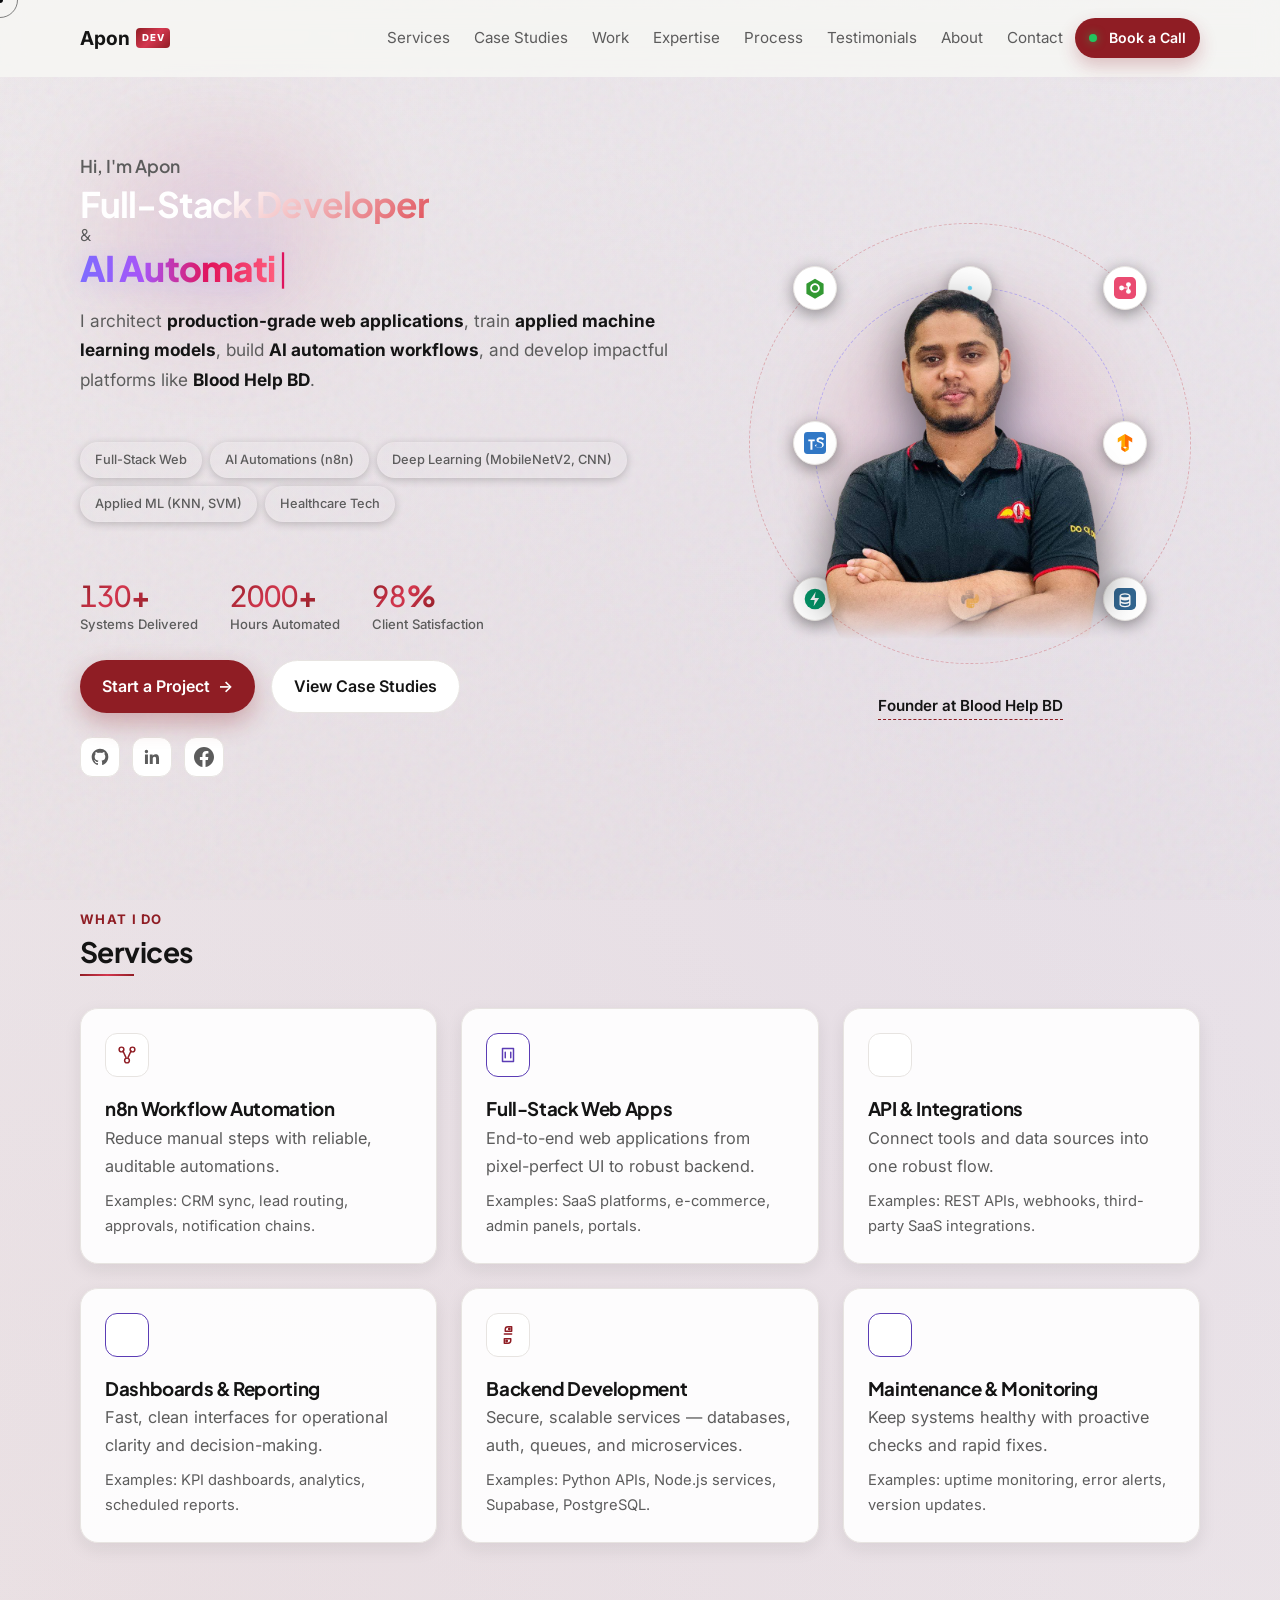
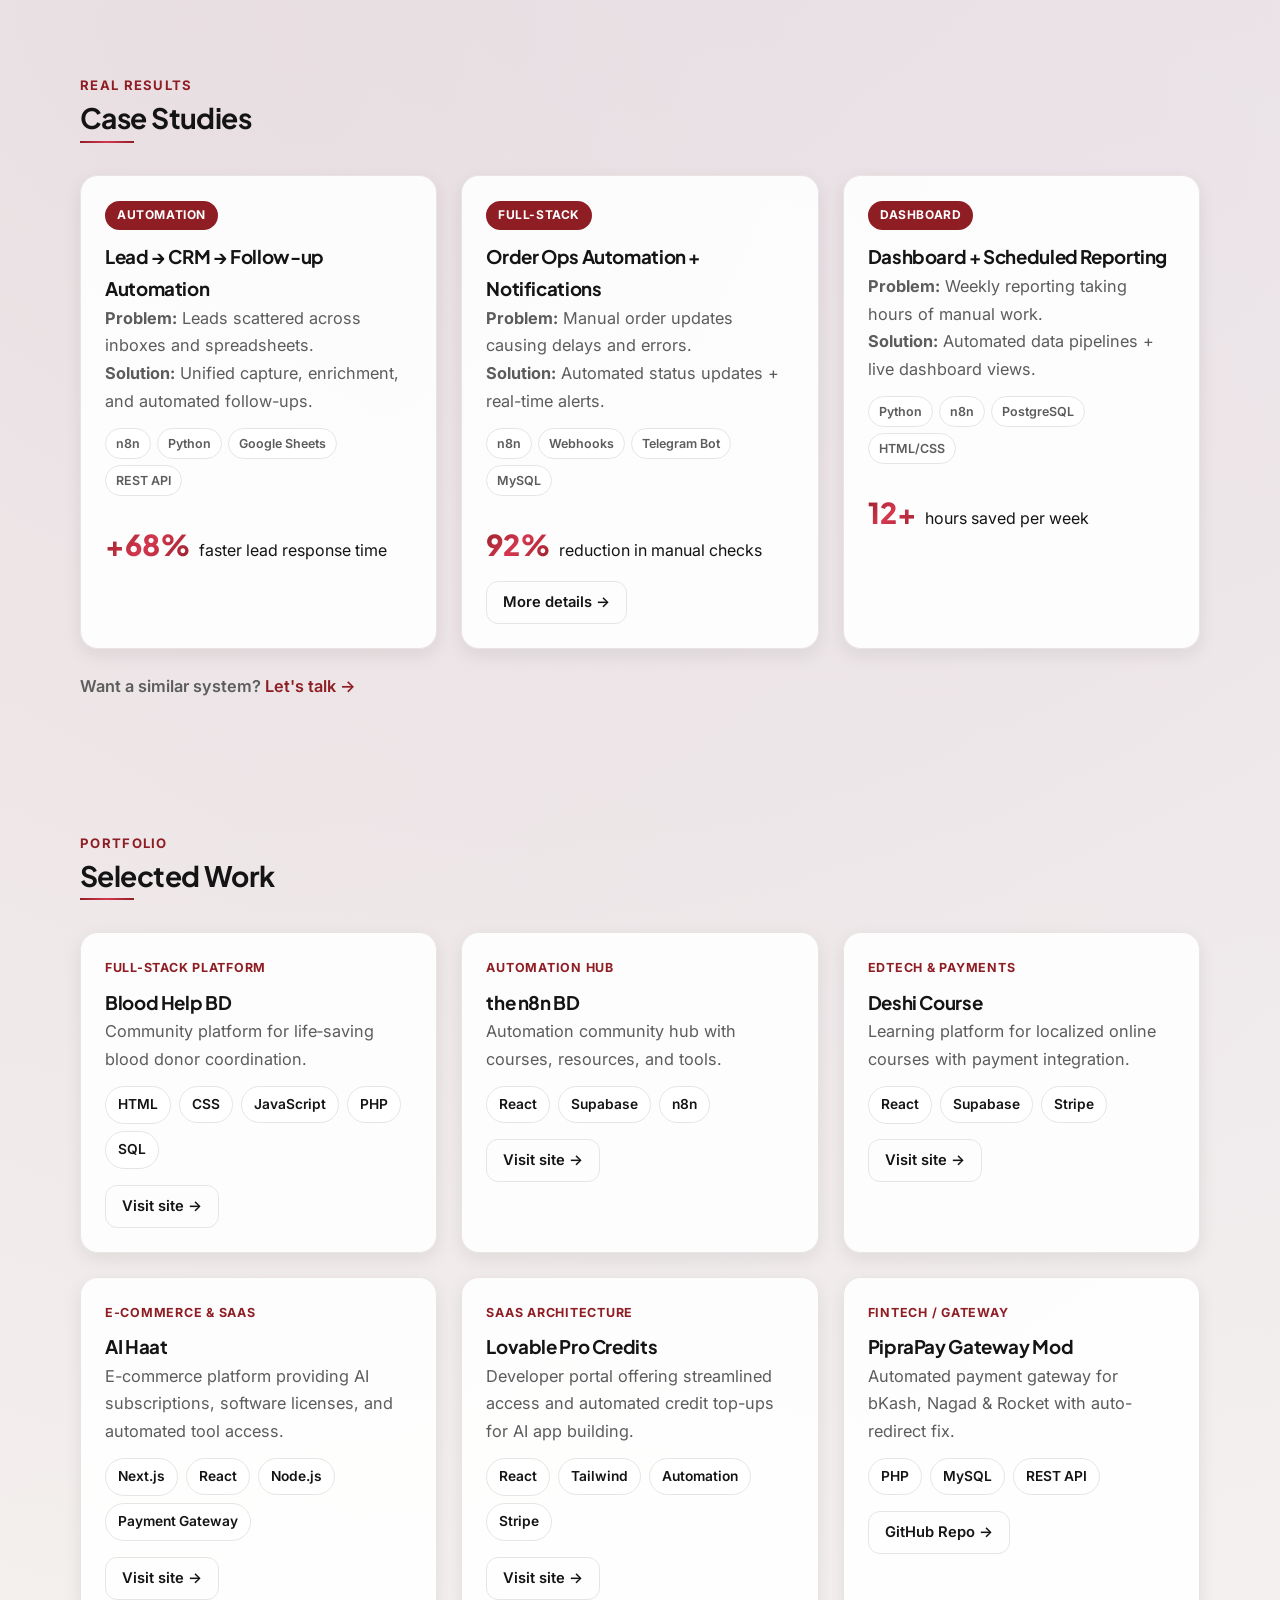
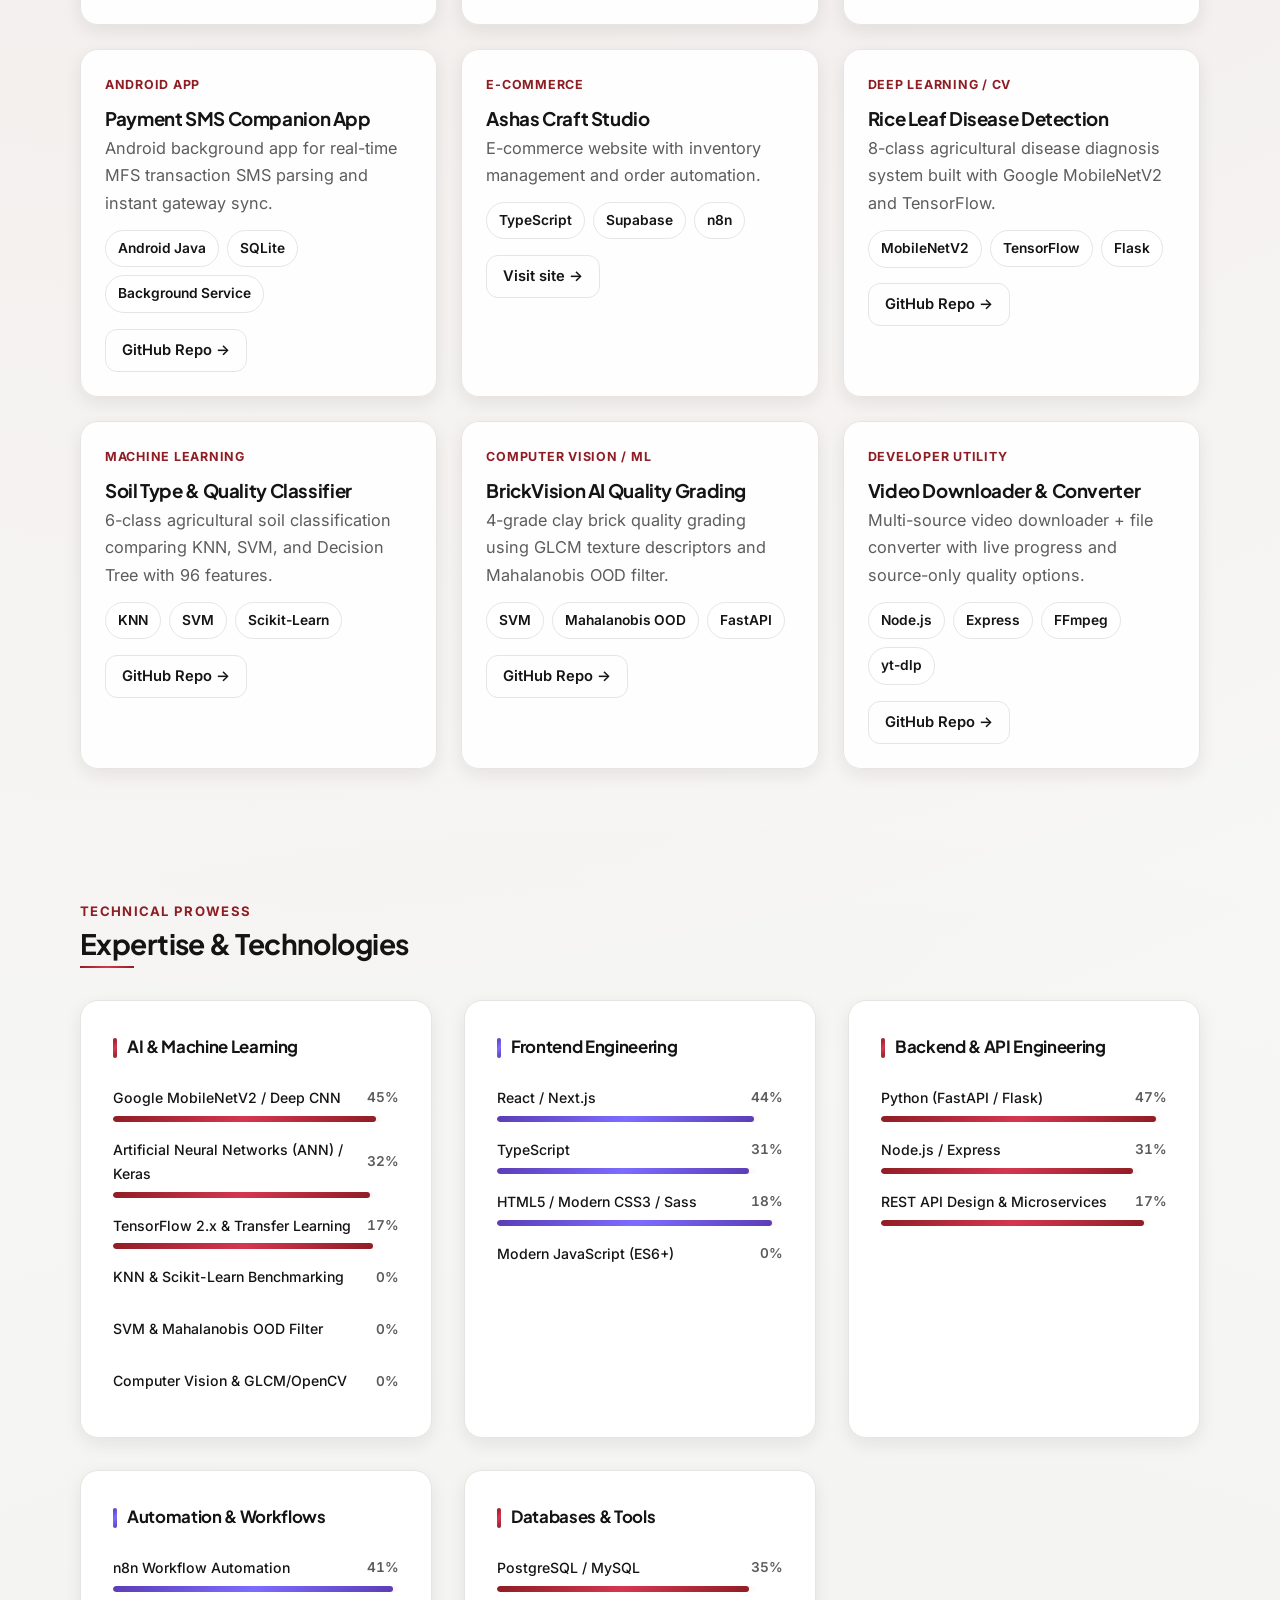
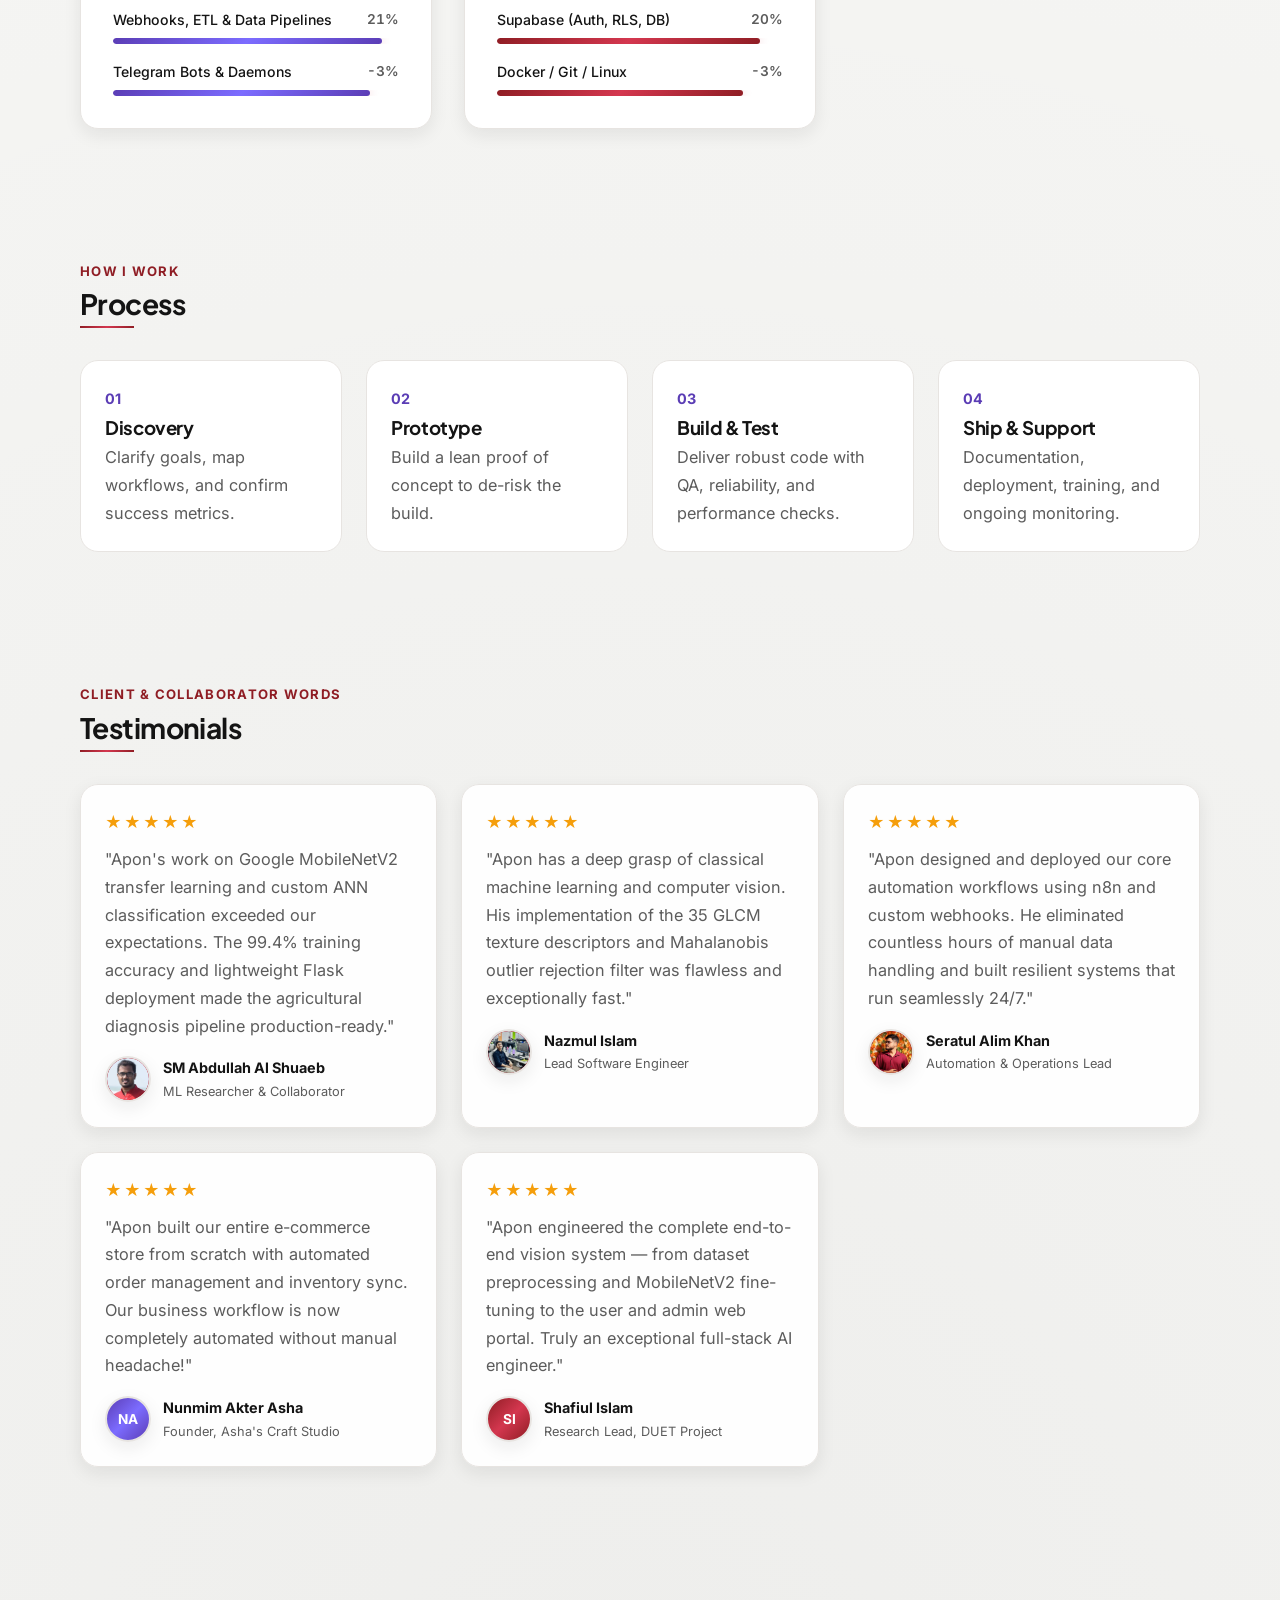
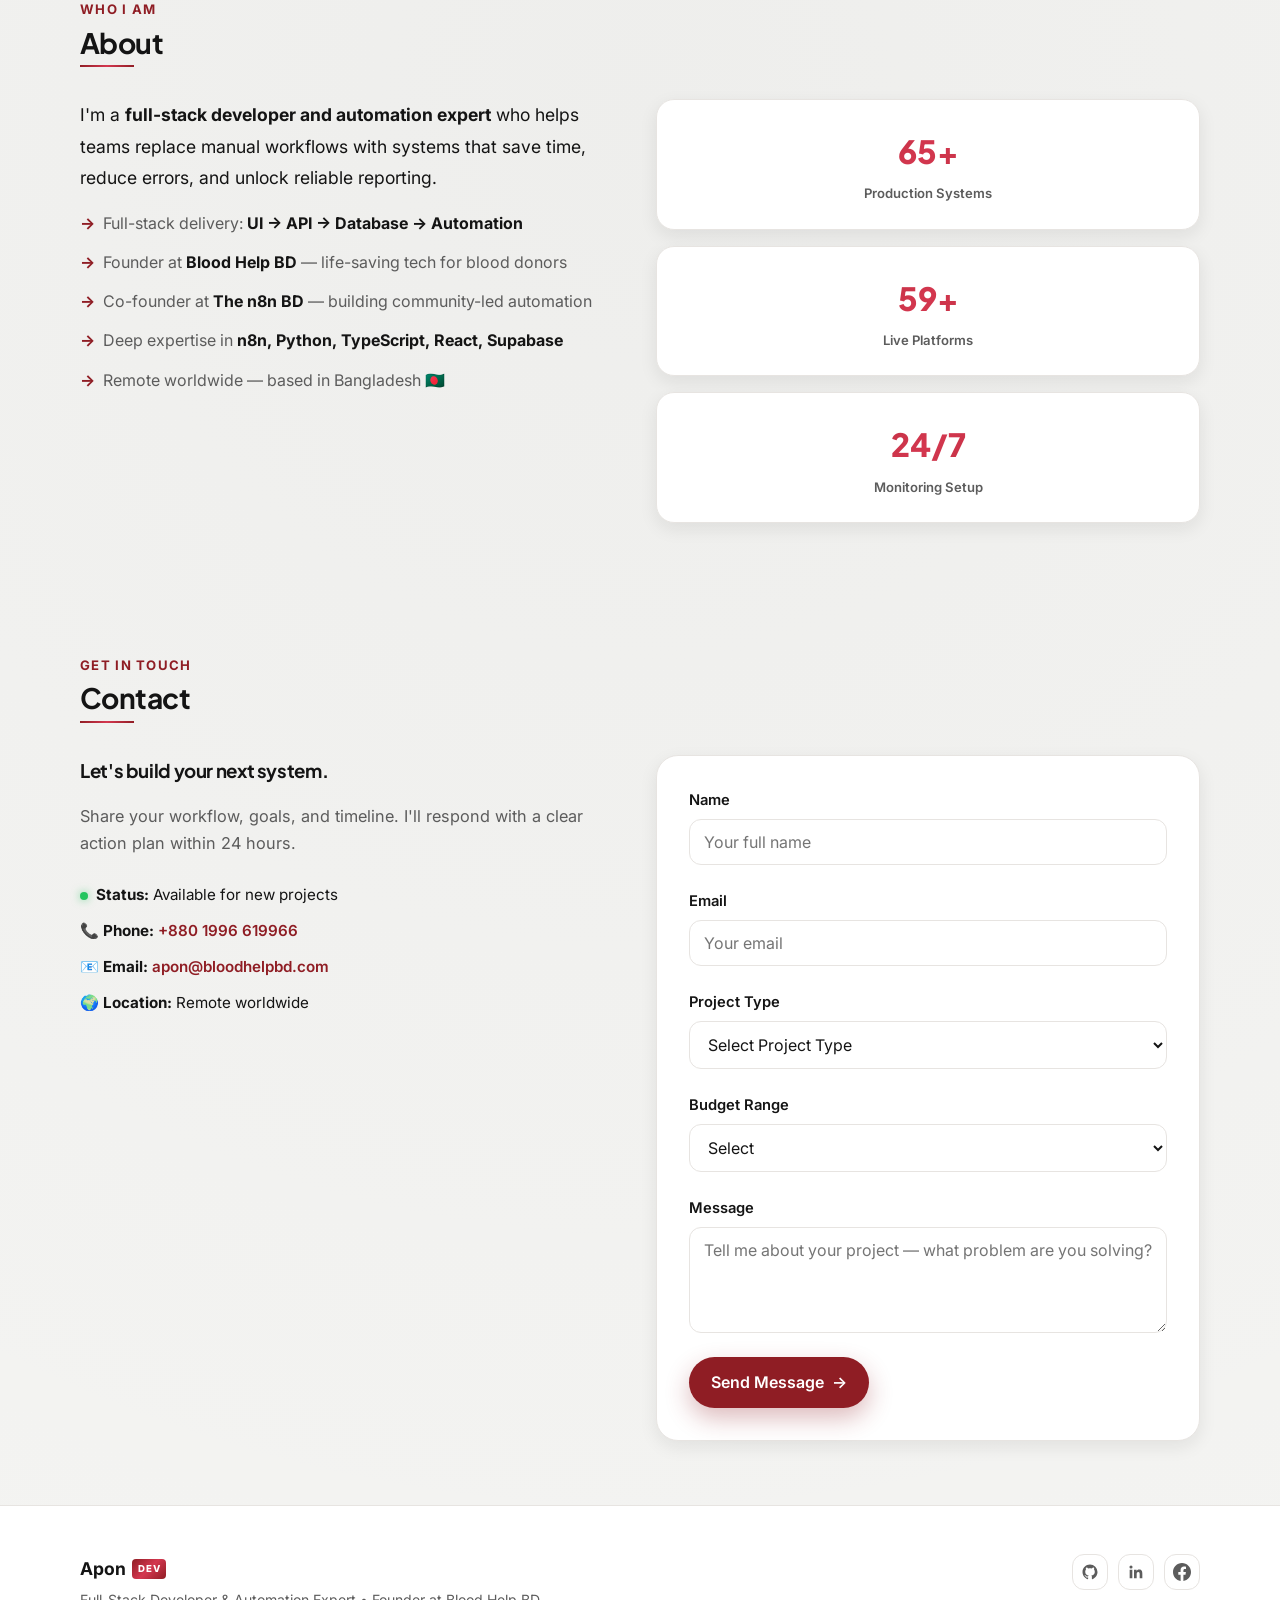
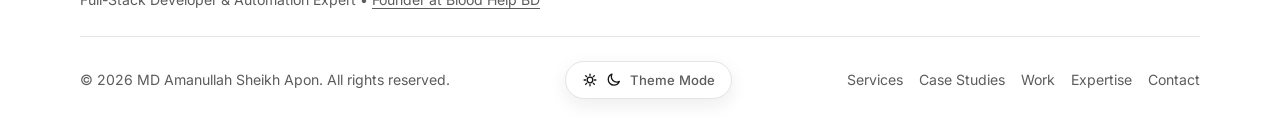
<file: index.html>
<!doctype html>
<html lang="en">

<head>
  <meta charset="utf-8" />
  <meta name="viewport" content="width=device-width, initial-scale=1" />
  <title>MD Amanullah Sheikh Apon — Full-Stack Developer, AI Automation & Machine Learning Specialist</title>
  <meta name="description"
    content="MD Amanullah Sheikh Apon (আপন / মো: আমানুল্লাহ শেখ আপন) - Full-Stack Developer, AI Automation Expert & Machine Learning Practitioner from Bangladesh. I build production-grade web apps, applied computer vision models (TensorFlow, Keras, Scikit-Learn), n8n workflows, and life-saving tech platforms like Blood Help BD." />
  <meta name="keywords"
    content="Apon, Sheikh Apon, Amanullah Sheikh Apon, MD Amanullah Sheikh Apon, MD Amanullah Sheikh, Amanullah Sheikh, Amanullah Apon, আপন, শেখ আপন, আমানুল্লাহ শেখ আপন, মো: আমানুল্লাহ শেখ আপন, মোঃ আমানুল্লাহ শেখ আপন, full-stack developer, AI automation expert, machine learning practitioner, deep learning, computer vision, TensorFlow, Keras, Scikit-Learn, Python developer, TypeScript developer, JavaScript developer, REST API developer, Blood Help BD, The n8n BD, workflow automation, freelance developer Bangladesh" />
  <meta name="author" content="MD Amanullah Sheikh Apon" />
  <meta name="robots" content="index, follow, max-image-preview:large, max-snippet:-1, max-video-preview:-1" />
  <link rel="canonical" href="https://apon-the-bot.github.io/" />
  <meta name="theme-color" content="#8f1d24" />
  <meta name="color-scheme" content="light dark" />

  <!-- Open Graph -->
  <meta property="og:title" content="MD Amanullah Sheikh Apon — Full-Stack Developer, AI Automation & Machine Learning Specialist" />
  <meta property="og:description"
    content="I build production-grade web apps, applied machine learning systems, intelligent automation workflows, and community platforms like Blood Help BD." />
  <meta property="og:image" content="https://apon-the-bot.github.io/assets/apon.png" />
  <meta property="og:image:width" content="1200" />
  <meta property="og:image:height" content="630" />
  <meta property="og:image:alt" content="MD Amanullah Sheikh Apon — Full-Stack Developer & AI Specialist" />
  <meta property="og:type" content="website" />
  <meta property="og:url" content="https://apon-the-bot.github.io/" />
  <meta property="og:site_name" content="Apon — Developer Portfolio" />
  <meta property="og:locale" content="en_US" />

  <!-- Twitter Card -->
  <meta name="twitter:card" content="summary_large_image" />
  <meta name="twitter:title" content="MD Amanullah Sheikh Apon — Full-Stack Developer & AI Specialist" />
  <meta name="twitter:description"
    content="Production-grade web apps, machine learning models, and intelligent automation pipelines. Hire me for your next project." />
  <meta name="twitter:image" content="https://apon-the-bot.github.io/assets/apon.png" />
  <meta name="twitter:image:alt" content="MD Amanullah Sheikh Apon Portfolio" />

  <!-- Favicon -->
  <link rel="icon" type="image/png" sizes="32x32" href="assets/apon.png" />
  <link rel="icon" type="image/png" sizes="16x16" href="assets/apon.png" />
  <link rel="apple-touch-icon" href="assets/apon.png" />

  <link rel="preconnect" href="https://fonts.googleapis.com" />
  <link rel="preconnect" href="https://fonts.gstatic.com" crossorigin />
  <link
    href="https://fonts.googleapis.com/css2?family=Inter:wght@400;500;600&family=Plus+Jakarta+Sans:wght@600;700;800&display=swap"
    rel="stylesheet" />

  <link rel="stylesheet" href="css/style.css?v=2.2" />

  <!-- JSON-LD Structured Data for Google Knowledge Graph & AI Search -->
  <script type="application/ld+json">
  {
    "@context": "https://schema.org",
    "@type": "Person",
    "name": "MD Amanullah Sheikh Apon",
    "alternateName": ["Apon", "Sheikh Apon", "Amanullah Sheikh Apon", "MD Amanullah Sheikh", "Amanullah Sheikh", "Amanullah Apon", "আপন", "শেখ আপন", "আমানুল্লাহ শেখ আপন", "মো: আমানুল্লাহ শেখ আপন"],
    "url": "https://apon-the-bot.github.io",
    "image": "https://apon-the-bot.github.io/assets/apon.png",
    "jobTitle": [
      "Full-Stack Web Developer",
      "AI Automation Expert",
      "Machine Learning Practitioner",
      "Founder at Blood Help BD"
    ],
    "nationality": {"@type": "Country", "name": "Bangladesh"},
    "description": "MD Amanullah Sheikh Apon (আপন) - Versatile Full-Stack Developer, AI Automation Specialist, and Machine Learning Practitioner from Bangladesh. Specializing in React, Python, TensorFlow, Scikit-Learn, n8n automations, and humanitarian technology.",
    "knowsAbout": [
      "Full-Stack Web Development",
      "AI Automation",
      "Machine Learning",
      "Deep Learning",
      "Computer Vision",
      "TensorFlow",
      "Keras",
      "Scikit-Learn",
      "Python",
      "TypeScript",
      "JavaScript",
      "React",
      "Next.js",
      "FastAPI",
      "Flask",
      "n8n Workflows",
      "REST API Design",
      "Blood Help BD",
      "Emergency Blood Donation Platforms"
    ],
    "sameAs": [
      "https://github.com/Apon-The-Bot",
      "https://www.linkedin.com/in/md-amanullah-sheikh-apon/",
      "https://www.facebook.com/mdamanullahsheikh.apon"
    ],
    "worksFor": [
      {
        "@type": "Organization",
        "name": "Blood Help BD",
        "url": "https://bloodhelpbd.com"
      },
      {
        "@type": "Organization",
        "name": "The n8n BD",
        "url": "https://then8nbd.com"
      }
    ]
  }
  </script>
      <style>
    /* === 100% FLUID RESPONSIVE ORBITAL TECH UNIVERSE === */

    /* Clean Solid Typography (No disco shifts) */
    .gradient-text {
      background: linear-gradient(135deg, #ffffff 40%, #e0525b 100%);
      -webkit-background-clip: text;
      -webkit-text-fill-color: transparent;
      animation: none !important;
    }
    .gradient-text-alt {
      background: linear-gradient(135deg, #8b7dff 30%, #b86bfc 100%);
      -webkit-background-clip: text;
      -webkit-text-fill-color: transparent;
      animation: none !important;
    }

    /* Clean Focus Tags */
    .hero-focus-tags {
      display: flex;
      flex-wrap: wrap;
      gap: 8px;
      margin-bottom: var(--space-4);
    }
    .focus-tag {
      font-size: 0.8rem;
      font-weight: 500;
      color: var(--muted);
      padding: 6px 14px;
      border-radius: 999px;
      background: rgba(255, 255, 255, 0.04);
      border: 1px solid rgba(255, 255, 255, 0.08);
      box-shadow: 0 2px 8px rgba(0, 0, 0, 0.2);
    }

    /* Hero Visual & Orbital Container */
    .hero-visual {
      display: flex !important;
      flex-direction: column;
      align-items: center;
      justify-content: center;
      width: 100%;
      position: relative;
      opacity: 1 !important;
      transform: none !important;
      gap: 16px;
    }

    .orbit-container {
      position: relative;
      width: min(460px, 92vw);
      max-width: 460px;
      aspect-ratio: 1;
      display: flex;
      align-items: center;
      justify-content: center;
      margin: 0 auto;
    }

    .orbit-glow-ambient {
      position: absolute;
      width: 68%;
      height: 68%;
      border-radius: 50%;
      background: radial-gradient(circle, rgba(124, 108, 255, 0.24) 0%, rgba(196, 61, 69, 0.16) 50%, transparent 72%);
      filter: blur(40px);
      z-index: 1;
      pointer-events: none;
    }

    .orbit-ring {
      position: absolute;
      border-radius: 50%;
      pointer-events: none;
      box-sizing: border-box;
    }

    .orbit-ring-inner {
      width: 68%;
      height: 68%;
      border: 1.5px dashed rgba(124, 108, 255, 0.42);
      z-index: 2;
      animation: orbit-spin 26s linear infinite;
    }

    .orbit-ring-outer {
      width: 96%;
      height: 96%;
      border: 1.5px dashed rgba(196, 61, 69, 0.32);
      z-index: 2;
      animation: orbit-spin-reverse 40s linear infinite;
    }

    .tech-planet {
      position: absolute;
      width: 44px;
      height: 44px;
      border-radius: 50%;
      background: var(--surface);
      border: 1.5px solid var(--border);
      box-shadow: 0 4px 16px rgba(0, 0, 0, 0.4);
      display: flex;
      align-items: center;
      justify-content: center;
      pointer-events: auto;
      cursor: pointer;
      transition: transform 0.25s ease, box-shadow 0.25s ease;
    }

    .tech-planet:hover {
      transform: scale(1.3) !important;
      box-shadow: 0 0 22px rgba(124, 108, 255, 0.85);
      z-index: 25;
    }

    .tech-planet svg {
      width: 22px;
      height: 22px;
      pointer-events: none;
    }

    .orbit-ring-inner .tech-planet {
      animation: orbit-counter-spin 26s linear infinite;
    }

    .orbit-ring-outer .tech-planet {
      animation: orbit-counter-spin-reverse 40s linear infinite;
    }

    @keyframes orbit-spin {
      from { transform: rotate(0deg); }
      to { transform: rotate(360deg); }
    }

    @keyframes orbit-counter-spin {
      from { transform: rotate(0deg); }
      to { transform: rotate(-360deg); }
    }

    @keyframes orbit-spin-reverse {
      from { transform: rotate(0deg); }
      to { transform: rotate(-360deg); }
    }

    @keyframes orbit-counter-spin-reverse {
      from { transform: rotate(0deg); }
      to { transform: rotate(360deg); }
    }

    /* Percentage-Based Geometric Planet Positions */
    .planet-react { top: -22px; left: calc(50% - 22px); }
    .planet-python { bottom: -22px; left: calc(50% - 22px); }
    .planet-ts { left: -22px; top: calc(50% - 22px); }
    .planet-tf { right: -22px; top: calc(50% - 22px); }

    .planet-node { top: calc(14.65% - 22px); left: calc(14.65% - 22px); }
    .planet-n8n { top: calc(14.65% - 22px); right: calc(14.65% - 22px); }
    .planet-fastapi { bottom: calc(14.65% - 22px); left: calc(14.65% - 22px); }
    .planet-sql { bottom: calc(14.65% - 22px); right: calc(14.65% - 22px); }

    /* Portrait Cutout at Center of Orbit */
    .orbit-portrait-cutout {
      position: relative;
      z-index: 4;
      height: 85%;
      width: auto;
      object-fit: contain;
      filter: drop-shadow(0 16px 24px rgba(0, 0, 0, 0.55));
      mask-image: linear-gradient(to bottom, black 86%, transparent 100%);
      -webkit-mask-image: linear-gradient(to bottom, black 86%, transparent 100%);
      animation: float 7s ease-in-out infinite;
    }

    .trust-line {
      font-size: 0.95rem;
      color: var(--muted);
      display: flex;
      align-items: center;
      justify-content: center;
      gap: 8px;
      margin-top: 4px;
      z-index: 5;
    }
    .trust-line a {
      color: var(--text);
      font-weight: 600;
      text-decoration: none;
      border-bottom: 1px dashed var(--accent);
      transition: color 0.2s ease, border-color 0.2s ease;
    }
    .trust-line a:hover {
      color: var(--accent);
      border-bottom-style: solid;
    }

    /* === RESPONSIVE (MOBILE & TABLET FLUIDITY) === */
    @media (max-width: 899px) {
      .hero-grid {
        display: flex !important;
        flex-direction: column-reverse;
        align-items: center;
        text-align: center;
        gap: var(--space-4);
      }
      .hero-content {
        order: 2;
        margin: 0 auto;
        width: 100%;
        max-width: 620px;
        display: flex;
        flex-direction: column;
        align-items: center;
      }
      .hero-visual {
        display: flex !important;
        order: 1;
        margin: 0 auto;
        width: 100%;
      }
      .orbit-container {
        width: min(340px, 86vw);
        max-width: 340px;
      }
      .tech-planet {
        width: 36px;
        height: 36px;
      }
      .tech-planet svg {
        width: 18px;
        height: 18px;
      }
      .planet-react { top: -18px; left: calc(50% - 18px); }
      .planet-python { bottom: -18px; left: calc(50% - 18px); }
      .planet-ts { left: -18px; top: calc(50% - 18px); }
      .planet-tf { right: -18px; top: calc(50% - 18px); }
      .planet-node { top: calc(14.65% - 18px); left: calc(14.65% - 18px); }
      .planet-n8n { top: calc(14.65% - 18px); right: calc(14.65% - 18px); }
      .planet-fastapi { bottom: calc(14.65% - 18px); left: calc(14.65% - 18px); }
      .planet-sql { bottom: calc(14.65% - 18px); right: calc(14.65% - 18px); }

      .portrait-inline {
        display: none !important;
      }
      .hero-headline {
        display: block;
      }
      .hero-actions {
        justify-content: center;
        width: 100%;
      }
      .hero-focus-tags {
        justify-content: center;
      }
      .stat-row {
        justify-content: center;
        width: 100%;
      }
      .social-links {
        justify-content: center;
      }
    }

    @media (max-width: 480px) {
      .orbit-container {
        width: 290px;
        max-width: 290px;
      }
      .tech-planet {
        width: 32px;
        height: 32px;
      }
      .tech-planet svg {
        width: 16px;
        height: 16px;
      }
      .planet-react { top: -16px; left: calc(50% - 16px); }
      .planet-python { bottom: -16px; left: calc(50% - 16px); }
      .planet-ts { left: -16px; top: calc(50% - 16px); }
      .planet-tf { right: -16px; top: calc(50% - 16px); }
      .planet-node { top: calc(14.65% - 16px); left: calc(14.65% - 16px); }
      .planet-n8n { top: calc(14.65% - 16px); right: calc(14.65% - 16px); }
      .planet-fastapi { bottom: calc(14.65% - 16px); left: calc(14.65% - 16px); }
      .planet-sql { bottom: calc(14.65% - 16px); right: calc(14.65% - 16px); }

      .stat-row {
        display: grid !important;
        grid-template-columns: repeat(3, 1fr) !important;
        gap: 8px !important;
        width: 100%;
      }
      .stat-item {
        padding: 8px 4px;
      }
      .hero-actions {
        flex-direction: column;
        width: 100%;
        gap: 10px;
      }
      .hero-actions .btn {
        width: 100%;
        justify-content: center;
      }
    }
  
    /* Hide hero focus tags on phones/tablets, placed in footer instead */
    
    @media (max-width: 899px) {
      .hero-focus-tags, .hero .trust-line {
        display: none !important;
      }
    }
  
    /* Mobile Stats: Clean, borderless, perfectly centered numbers & labels */
    @media (max-width: 899px) {
      .stat-row {
        display: flex !important;
        flex-direction: row !important;
        justify-content: space-around !important;
        align-items: flex-start !important;
        width: 100% !important;
        max-width: 440px !important;
        margin: 16px auto 22px !important;
        padding: 0 !important;
        background: transparent !important;
        border: none !important;
        box-shadow: none !important;
        border-radius: 0 !important;
        gap: 10px !important;
      }
      .stat-item {
        display: flex !important;
        flex-direction: column !important;
        align-items: center !important;
        text-align: center !important;
        flex: 1 !important;
        padding: 0 !important;
        border: none !important;
      }
      .stat-item strong {
        font-size: 1.55rem !important;
        line-height: 1.1 !important;
        justify-content: center !important;
        text-align: center !important;
        display: inline-flex !important;
        align-items: baseline !important;
      }
      .stat-item span {
        font-size: 0.78rem !important;
        line-height: 1.3 !important;
        text-align: center !important;
        margin-top: 4px !important;
        color: var(--muted) !important;
      }
    }
  </style>
  <style id="hero-critical-css">
    /* Physical DOM has hero-visual first so mobile is 100% top */
    .hero-grid {
      display: flex;
      flex-direction: column;
      align-items: center;
      gap: 24px;
    }
    .hero-visual {
      width: 100%;
      display: flex;
      flex-direction: column;
      align-items: center;
      justify-content: center;
    }
    .hero-content {
      width: 100%;
      display: flex;
      flex-direction: column;
      align-items: center;
      text-align: center;
    }
    .hero-headline {
      text-align: center;
    }
    .subheadline {
      text-align: center;
      margin: 12px auto 20px;
    }
    .hero-focus-tags, .stat-row, .hero-actions, .social-links {
      justify-content: center;
    }

    /* On Desktop (>= 900px), use Grid Areas to put Content on Left, Visual on Right */
    @media (min-width: 900px) {
      .hero-grid {
        display: grid !important;
        grid-template-columns: 1.2fr 0.8fr !important;
        grid-template-areas: "content visual" !important;
        align-items: center !important;
        text-align: left !important;
        gap: 40px !important;
      }
      .hero-content {
        grid-area: content !important;
        align-items: flex-start !important;
        text-align: left !important;
      }
      .hero-headline {
        text-align: left !important;
      }
      .subheadline {
        text-align: left !important;
        margin: 16px 0 24px !important;
      }
      .hero-visual {
        grid-area: visual !important;
      }
      .hero-focus-tags, .stat-row, .hero-actions, .social-links {
        justify-content: flex-start !important;
      }
    }
  </style>
</head>

<body>
  <!-- Scroll Progress Bar -->
  <div class="scroll-progress" id="scroll-progress" aria-hidden="true"></div>

  <div class="page-noise" aria-hidden="true"></div>

  <!-- Custom Cursor -->
  <div class="custom-cursor" id="custom-cursor" aria-hidden="true">
    <div class="cursor-dot"></div>
    <div class="cursor-ring"></div>
  </div>

  <header class="site-header" id="top">
    <div class="container header-inner">
      <a href="index.html" class="logo" aria-label="Apon home">
        <span class="logo-text">Apon</span>
        <span class="logo-badge">DEV</span>
      </a>

      <div class="header-controls">
        <nav class="nav" aria-label="Primary">
          <button class="nav-toggle" aria-expanded="false" aria-controls="mobile-menu">
            <span class="sr-only">Toggle navigation</span>
            <span class="hamburger"></span>
          </button>
          <ul class="nav-links" id="mobile-menu">
            <li><a href="#services">Services</a></li>
            <li><a href="#case-studies">Case Studies</a></li>
            <li><a href="#work">Work</a></li>
            <li><a href="#expertise">Expertise</a></li>
            <li><a href="#process">Process</a></li>
            <li><a href="#testimonials">Testimonials</a></li>
            <li><a href="#about">About</a></li>
            <li><a href="#contact">Contact</a></li>
          </ul>
        </nav>

                

        <div class="header-actions">
          <a class="btn btn-primary header-cta" href="#contact">
            <span class="availability-dot"></span>
            Book a Call
          </a>
        </div>
      </div>
    </div>
  </header>

  <main>
    <section class="hero" id="hero">
      <div class="container hero-grid">
        <!-- TOP ON MOBILE / RIGHT ON DESKTOP: ORBITAL TECH UNIVERSE -->
        <div class="hero-visual">
          <div class="orbit-container">
            <div class="orbit-glow-ambient" aria-hidden="true"></div>

            <!-- Inner Orbit Ring (Core Languages & DL Stack) -->
            <div class="orbit-ring orbit-ring-inner">
              <div class="tech-planet planet-react" title="React.js">
                <svg viewBox="0 0 115 102" fill="#61DAFB">
                  <ellipse rx="11" ry="4.2" cx="57" cy="51" fill="none" stroke="#61DAFB" stroke-width="4.2" transform="rotate(30 57 51)"/>
                  <ellipse rx="11" ry="4.2" cx="57" cy="51" fill="none" stroke="#61DAFB" stroke-width="4.2" transform="rotate(90 57 51)"/>
                  <ellipse rx="11" ry="4.2" cx="57" cy="51" fill="none" stroke="#61DAFB" stroke-width="4.2" transform="rotate(150 57 51)"/>
                  <circle cx="57" cy="51" r="5" fill="#61DAFB"/>
                </svg>
              </div>
              <div class="tech-planet planet-python" title="Python">
                <svg viewBox="0 0 128 128">
                  <path fill="#3776AB" d="M63.5 12c-27.4 0-25.7 11.9-25.7 11.9l.03 12.3h26.2v3.7H27.4S12 38.1 12 65.4c0 27.4 13.5 26.5 13.5 26.5h8v-11.4s-.4-13.5 13.3-13.5h25.8s12.7.2 12.7-12.3V24.3S87.4 12 63.5 12zm-14 7.6c2.5 0 4.5 2 4.5 4.5s-2 4.5-4.5 4.5-4.5-2-4.5-4.5 2-4.5 4.5-4.5z"/>
                  <path fill="#FFD438" d="M64.5 116c27.4 0 25.7-11.9 25.7-11.9l-.03-12.3H64v-3.7h36.6s15.4 1.8 15.4-25.5c0-27.4-13.5-26.5-13.5-26.5h-8v11.4s.4 13.5-13.3 13.5H55.4s-12.7-.2-12.7 12.3v30.4s-2.1 12.3 21.8 12.3zm14-7.6c-2.5 0-4.5-2-4.5-4.5s2-4.5 4.5-4.5 4.5 2 4.5 4.5-2 4.5-4.5 4.5z"/>
                </svg>
              </div>
              <div class="tech-planet planet-ts" title="TypeScript">
                <svg viewBox="0 0 128 128">
                  <rect width="128" height="128" rx="20" fill="#3178C6"/>
                  <path fill="#ffffff" d="M69.8 82.5c1.8 2.8 4.3 4.9 7.6 6.3 3.3 1.4 7.1 2.1 11.3 2.1 3.5 0 6.6-.5 9.1-1.6 2.6-1.1 4.5-2.7 5.9-4.8 1.3-2.1 2-4.6 2-7.4 0-3.1-.9-5.7-2.6-7.8-1.7-2.1-4.2-3.8-7.5-5.2-2.3-.9-5-1.9-8.1-2.9-3.1-1-5.6-2-7.5-3-2.4-1.3-4.2-2.9-5.4-4.8-1.2-1.9-1.8-4.3-1.8-7.2 0-3.3.9-6.1 2.8-8.4 1.8-2.3 4.5-4.1 7.9-5.3 3.4-1.2 7.3-1.8 11.8-1.8 4.8 0 9.2.9 13.1 2.7 3.9 1.8 6.9 4.3 9 7.6l-10.4 7c-1.3-1.9-3-3.3-5-4.3-2.1-1-4.4-1.5-7-1.5-2.8 0-5.1.5-6.9 1.4-1.8 1-2.7 2.4-2.7 4.3 0 1.6.7 3 2.1 4.1 1.4 1.1 3.7 2.1 6.8 3.1 3.4 1.1 6.5 2.2 9.2 3.3 3.7 1.6 6.5 3.6 8.5 6 2 2.4 3 5.4 3 9.1 0 3.7-1 7-3 9.8-2 2.8-4.9 5-8.6 6.5-3.8 1.5-8.2 2.3-13.4 2.3-6.1 0-11.6-1.2-16.5-3.7-4.9-2.5-8.5-6.1-10.8-10.8l11.4-6.8zM25 43.7h37.4V54H49.1v49.8H37.3V54H25V43.7z"/>
                </svg>
              </div>
              <div class="tech-planet planet-tf" title="TensorFlow">
                <svg viewBox="0 0 128 128">
                  <path fill="#FF6F00" d="M64 12l42 24.3v24.2l-21-12.1v48.4L64 84.7V12z"/>
                  <path fill="#FFA800" d="M64 12L22 36.3v24.2l21-12.1v48.4l21-12.1V12z"/>
                  <path fill="#FF6F00" d="M43 84.7l21 12.1v19.2l-21-12.1V84.7z"/>
                  <path fill="#FFA800" d="M64 96.8l21-12.1v19.2l-21 12.1V96.8z"/>
                </svg>
              </div>
            </div>

            <!-- Outer Orbit Ring (Backend & Infrastructure) -->
            <div class="orbit-ring orbit-ring-outer">
              <div class="tech-planet planet-node" title="Node.js">
                <svg viewBox="0 0 128 128">
                  <path fill="#339933" d="M64 10l50 29v58L64 126 14 97V39l50-29z"/>
                  <path fill="#ffffff" d="M64 36c-15.5 0-28 12.5-28 28s12.5 28 28 28 28-12.5 28-28-12.5-28-28-28zm0 46c-9.9 0-18-8.1-18-18s8.1-18 18-18 18 8.1 18 18-8.1 18-18 18z"/>
                </svg>
              </div>
              <div class="tech-planet planet-n8n" title="n8n Automation">
                <svg viewBox="0 0 128 128">
                  <rect width="128" height="128" rx="28" fill="#EA4B71"/>
                  <circle cx="44" cy="64" r="14" fill="#ffffff"/>
                  <circle cx="84" cy="44" r="14" fill="#ffffff"/>
                  <circle cx="84" cy="84" r="14" fill="#ffffff"/>
                  <path d="M44 64h40M84 44v40" stroke="#ffffff" stroke-width="7" stroke-linecap="round"/>
                </svg>
              </div>
              <div class="tech-planet planet-fastapi" title="FastAPI">
                <svg viewBox="0 0 128 128">
                  <circle cx="64" cy="64" r="60" fill="#059669"/>
                  <path fill="#ffffff" d="M68 22L36 70h26l-6 36 32-48H62l6-36z"/>
                </svg>
              </div>
              <div class="tech-planet planet-sql" title="PostgreSQL / Databases">
                <svg viewBox="0 0 128 128">
                  <rect width="128" height="128" rx="28" fill="#336791"/>
                  <path fill="#ffffff" d="M64 30c-18 0-32 7-32 16v50c0 9 14 16 32 16s32-7 32-16V46c0-9-14-16-32-16zm0 8c14 0 24 5 24 8s-10 8-24 8-24-5-24-8 10-8 24-8zm0 66c-14 0-24-5-24-8v-9c6 4 14 6 24 6s18-2 24-6v9c0 3-10 8-24 8zm0-20c-14 0-24-5-24-8v-9c6 4 14 6 24 6s18-2 24-6v9c0 3-10 8-24 8z"/>
                </svg>
              </div>
            </div>

            <!-- Portrait Cutout at Center -->
            <img src="assets/apon.png" alt="MD Amanullah Sheikh Apon" class="orbit-portrait-cutout" loading="eager" />
          </div>
          <div class="trust-line">
            <a href="https://bloodhelpbd.com" target="_blank" rel="noopener">Founder at Blood Help BD</a>
          </div>
        </div>

        <!-- BELOW ON MOBILE / LEFT ON DESKTOP: HERO CONTENT -->
        <div class="hero-content">
          <div class="hero-headline">
            <h1>
              <span class="headline-greeting">Hi, I'm Apon</span>
              <span class="headline-first gradient-text shimmer-text">Full-Stack Developer</span>
              <span class="headline-amp">&</span>
              <span class="headline-dynamic">
                <span id="hero-typewriter" class="gradient-text-alt shimmer-text">AI Automation Specialist</span><span class="typewriter-cursor">|</span>
              </span>
            </h1>
          </div>
          <p class="subheadline">
            I architect <strong>production-grade web applications</strong>, train <strong>applied machine learning models</strong>, build <strong>AI automation workflows</strong>, and develop impactful platforms like <strong>Blood Help BD</strong>.
          </p>

          <div class="hero-focus-tags">
            <span class="focus-tag">Full-Stack Web</span>
            <span class="focus-tag">AI Automations (n8n)</span>
            <span class="focus-tag">Deep Learning (MobileNetV2, CNN)</span>
            <span class="focus-tag">Applied ML (KNN, SVM)</span>
            <span class="focus-tag">Healthcare Tech</span>
          </div>

          <div class="stat-row">
            <div class="stat-item">
              <strong><span class="count-up" data-count="130">130</span>+</strong>
              <span>Systems Delivered</span>
            </div>
            <div class="stat-item">
              <strong><span class="count-up" data-count="2000">2000</span>+</strong>
              <span>Hours Automated</span>
            </div>
            <div class="stat-item">
              <strong><span class="count-up" data-count="98">98</span>%</strong>
              <span>Client Satisfaction</span>
            </div>
          </div>

          <div class="hero-actions">
            <a class="btn btn-primary btn-glow" href="#contact">
              <span class="btn-text">Start a Project</span>
              <span class="btn-arrow">&rarr;</span>
            </a>
            <a class="btn btn-secondary" href="#case-studies">View Case Studies</a>
          </div>

          <div class="social-links">
            <a href="https://github.com/Apon-The-Bot" target="_blank" rel="noopener noreferrer" aria-label="GitHub" class="social-link">
              <svg viewBox="0 0 24 24">
                <path d="M12 2C6.48 2 2 6.48 2 12c0 4.42 2.87 8.17 6.84 9.5.5.08.66-.23.66-.5v-1.69c-2.77.6-3.36-1.34-3.36-1.34-.46-1.16-1.11-1.47-1.11-1.47-.91-.62.07-.6.07-.6 1 .07 1.53 1.03 1.53 1.03.87 1.52 2.34 1.07 2.91.83.09-.65.35-1.09.63-1.34-2.22-.25-4.55-1.11-4.55-4.92 0-1.11.38-2 1.03-2.71-.1-.25-.45-1.29.1-2.64 0 0 .84-.27 2.75 1.02.8-.22 1.65-.33 2.5-.33.85 0 1.7.11 2.5.33 1.91-1.29 2.75-1.02 2.75-1.02.55 1.35.2 2.39.1 2.64.65.71 1.03 1.6 1.03 2.71 0 3.82-2.34 4.66-4.57 4.91.36.31.69.92.69 1.85V21c0 .27.16.59.67.5C19.14 20.16 22 16.42 22 12A10 10 0 0 0 12 2z"/>
              </svg>
            </a>
            <a href="https://www.linkedin.com/in/md-amanullah-sheikh-apon/" target="_blank" rel="noopener noreferrer" aria-label="LinkedIn" class="social-link">
              <svg viewBox="0 0 24 24">
                <path d="M20.45 20.45h-3.56v-5.57c0-1.33-.02-3.04-1.85-3.04-1.85 0-2.14 1.45-2.14 2.94v5.67H9.34V9h3.41v1.56h.05c.48-.9 1.64-1.85 3.37-1.85 3.6 0 4.27 2.37 4.27 5.46v6.27zM5.34 7.43a2.06 2.06 0 1 1 0-4.13 2.06 2.06 0 0 1 0 4.13zM7.12 20.45H3.56V9h3.56v11.45z"/>
              </svg>
            </a>
            <a href="https://www.facebook.com/mdamanullahsheikh.apon" target="_blank" rel="noopener noreferrer" aria-label="Facebook" class="social-link">
              <svg viewBox="0 0 24 24">
                <path d="M24 12.07C24 5.41 18.63 0 12 0S0 5.4 0 12.07C0 18.1 4.39 23.1 10.13 24v-8.44H7.08v-3.49h3.04V9.41c0-3.02 1.79-4.7 4.53-4.7 1.31 0 2.68.24 2.68.24v2.97h-1.51c-1.49 0-1.95.93-1.95 1.89v2.26h3.33l-.53 3.5h-2.8V24C19.62 23.1 24 18.1 24 12.07z"/>
              </svg>
            </a>
          </div>
        </div>

        </div>
    </section>

    <section class="section" id="services">
      <div class="container">
        <div class="section-heading reveal">
          <span class="section-tag">What I Do</span>
          <h2>Services</h2>
          <span class="heading-underline"></span>
        </div>
        <div class="cards-grid">
          <article class="card reveal tilt-card">
            <div class="icon">
              <svg viewBox="0 0 24 24" aria-hidden="true">
                <circle cx="6" cy="6" r="2.6"></circle>
                <circle cx="18" cy="6" r="2.6"></circle>
                <circle cx="12" cy="18" r="2.6"></circle>
                <path d="M7.6 7.6l3.2 7M16.4 7.6l-3.2 7"></path>
              </svg>
            </div>
            <h3>n8n Workflow Automation</h3>
            <p>Reduce manual steps with reliable, auditable automations.</p>
            <span class="examples">Examples: CRM sync, lead routing, approvals, notification chains.</span>
          </article>
          <article class="card reveal tilt-card">
            <div class="icon icon-alt">
              <svg viewBox="0 0 24 24" aria-hidden="true">
                <path d="M6 5h12v14H6z"></path>
                <path d="M9 9v6M15 9v6"></path>
              </svg>
            </div>
            <h3>Full-Stack Web Apps</h3>
            <p>End-to-end web applications from pixel-perfect UI to robust backend.</p>
            <span class="examples">Examples: SaaS platforms, e-commerce, admin panels, portals.</span>
          </article>
          <article class="card reveal tilt-card">
            <div class="icon">
              <svg viewBox="0 0 24 24" aria-hidden="true">
                <path d="M8 7h8l2 5-2 5H8l-2-5z"></path>
                <circle cx="12" cy="12" r="2"></circle>
              </svg>
            </div>
            <h3>API & Integrations</h3>
            <p>Connect tools and data sources into one robust flow.</p>
            <span class="examples">Examples: REST APIs, webhooks, third-party SaaS integrations.</span>
          </article>
          <article class="card reveal tilt-card">
            <div class="icon icon-alt">
              <svg viewBox="0 0 24 24" aria-hidden="true">
                <path d="M4 6h16v12H4z"></path>
                <path d="M8 10h8M8 14h5"></path>
              </svg>
            </div>
            <h3>Dashboards & Reporting</h3>
            <p>Fast, clean interfaces for operational clarity and decision-making.</p>
            <span class="examples">Examples: KPI dashboards, analytics, scheduled reports.</span>
          </article>
          <article class="card reveal tilt-card">
            <div class="icon">
              <svg viewBox="0 0 24 24" aria-hidden="true">
                <path d="M9 6c0-1.7 1.3-3 3-3h4v5H9z"></path>
                <circle cx="13.5" cy="5.5" r="0.8"></circle>
                <path d="M15 18c0 1.7-1.3 3-3 3H8v-5h7z"></path>
                <circle cx="10.5" cy="18.5" r="0.8"></circle>
                <path d="M8 11h8"></path>
              </svg>
            </div>
            <h3>Backend Development</h3>
            <p>Secure, scalable services — databases, auth, queues, and microservices.</p>
            <span class="examples">Examples: Python APIs, Node.js services, Supabase, PostgreSQL.</span>
          </article>
          <article class="card reveal tilt-card">
            <div class="icon icon-alt">
              <svg viewBox="0 0 24 24" aria-hidden="true">
                <path d="M12 6v6l4 2"></path>
                <circle cx="12" cy="12" r="8"></circle>
              </svg>
            </div>
            <h3>Maintenance & Monitoring</h3>
            <p>Keep systems healthy with proactive checks and rapid fixes.</p>
            <span class="examples">Examples: uptime monitoring, error alerts, version updates.</span>
          </article>
        </div>
      </div>
    </section>

    <section class="section" id="case-studies">
      <div class="container">
        <div class="section-heading reveal">
          <span class="section-tag">Real Results</span>
          <h2>Case Studies</h2>
          <span class="heading-underline"></span>
        </div>
        <div class="cards-grid case-grid">
          <article class="card reveal tilt-card" data-case="lead-crm">
            <div class="case-badge">Automation</div>
            <h3>Lead → CRM → Follow-up Automation</h3>
            <p><strong>Problem:</strong> Leads scattered across inboxes and spreadsheets.</p>
            <p><strong>Solution:</strong> Unified capture, enrichment, and automated follow-ups.</p>
            <div class="case-stack">
              <span>n8n</span><span>Python</span><span>Google Sheets</span><span>REST API</span>
            </div>
            <div class="case-result">
              <span class="result-number">+68%</span>
              <span>faster lead response time</span>
            </div>
            <button class="btn btn-tertiary" data-modal="open">More details →</button>
          </article>
          <article class="card reveal tilt-card" data-case="order-ops">
            <div class="case-badge">Full-Stack</div>
            <h3>Order Ops Automation + Notifications</h3>
            <p><strong>Problem:</strong> Manual order updates causing delays and errors.</p>
            <p><strong>Solution:</strong> Automated status updates + real-time alerts.</p>
            <div class="case-stack">
              <span>n8n</span><span>Webhooks</span><span>Telegram Bot</span><span>MySQL</span>
            </div>
            <div class="case-result">
              <span class="result-number">92%</span>
              <span>reduction in manual checks</span>
            </div>
            <button class="btn btn-tertiary" data-modal="open">More details →</button>
          </article>
          <article class="card reveal tilt-card" data-case="dashboard-reporting">
            <div class="case-badge">Dashboard</div>
            <h3>Dashboard + Scheduled Reporting</h3>
            <p><strong>Problem:</strong> Weekly reporting taking hours of manual work.</p>
            <p><strong>Solution:</strong> Automated data pipelines + live dashboard views.</p>
            <div class="case-stack">
              <span>Python</span><span>n8n</span><span>PostgreSQL</span><span>HTML/CSS</span>
            </div>
            <div class="case-result">
              <span class="result-number">12+</span>
              <span>hours saved per week</span>
            </div>
            <button class="btn btn-tertiary" data-modal="open">More details →</button>
          </article>
        </div>
        <p class="cta-line">Want a similar system? <a href="#contact">Let's talk →</a></p>
      </div>
    </section>

    <section class="section" id="work">
      <div class="container">
        <div class="section-heading reveal">
          <span class="section-tag">Portfolio</span>
          <h2>Selected Work</h2>
          <span class="heading-underline"></span>
        </div>
        <div class="cards-grid work-grid reveal">
          <article class="card work-card tilt-card">
            <div class="work-type">Full-Stack Platform</div>
            <h3>Blood Help BD</h3>
            <p>Community platform for life‑saving blood donor coordination.</p>
            <div class="work-stack">
              <span>HTML</span><span>CSS</span><span>JavaScript</span><span>PHP</span><span>SQL</span>
            </div>
            <a class="btn btn-tertiary" href="https://bloodhelpbd.com" target="_blank" rel="noopener">Visit site →</a>
          </article>
          <article class="card work-card tilt-card">
            <div class="work-type">Automation Hub</div>
            <h3>the n8n BD</h3>
            <p>Automation community hub with courses, resources, and tools.</p>
            <div class="work-stack">
              <span>React</span><span>Supabase</span><span>n8n</span>
            </div>
            <a class="btn btn-tertiary" href="https://then8nbd.com" target="_blank" rel="noopener">Visit site →</a>
          </article>
          <article class="card work-card tilt-card">
            <div class="work-type">EdTech & Payments</div>
            <h3>Deshi Course</h3>
            <p>Learning platform for localized online courses with payment integration.</p>
            <div class="work-stack">
              <span>React</span><span>Supabase</span><span>Stripe</span>
            </div>
            <a class="btn btn-tertiary" href="https://www.deshicourse.com/" target="_blank" rel="noopener">Visit site →</a>
          </article>
          <article class="card work-card tilt-card">
            <div class="work-type">E-Commerce & SaaS</div>
            <h3>AI Haat</h3>
            <p>E-commerce platform providing AI subscriptions, software licenses, and automated tool access.</p>
            <div class="work-stack">
              <span>Next.js</span><span>React</span><span>Node.js</span><span>Payment Gateway</span>
            </div>
            <a class="btn btn-tertiary" href="https://aihaat.shop/" target="_blank" rel="noopener">Visit site →</a>
          </article>
          <article class="card work-card tilt-card">
            <div class="work-type">SaaS Architecture</div>
            <h3>Lovable Pro Credits</h3>
            <p>Developer portal offering streamlined access and automated credit top-ups for AI app building.</p>
            <div class="work-stack">
              <span>React</span><span>Tailwind</span><span>Automation</span><span>Stripe</span>
            </div>
            <a class="btn btn-tertiary" href="https://lovableprocredits.com/" target="_blank" rel="noopener">Visit site →</a>
          </article>
                              <article class="card work-card tilt-card">
            <div class="work-type">FinTech / Gateway</div>
            <h3>PipraPay Gateway Mod</h3>
            <p>Automated payment gateway for bKash, Nagad & Rocket with auto-redirect fix.</p>
            <div class="work-stack">
              <span>PHP</span><span>MySQL</span><span>REST API</span>
            </div>
            <a class="btn btn-tertiary" href="https://github.com/Apon-The-Bot/PipraPay-Mod" target="_blank" rel="noopener">GitHub Repo &rarr;</a>
          </article>
          <article class="card work-card tilt-card">
            <div class="work-type">Android App</div>
            <h3>Payment SMS Companion App</h3>
            <p>Android background app for real-time MFS transaction SMS parsing and instant gateway sync.</p>
            <div class="work-stack">
              <span>Android Java</span><span>SQLite</span><span>Background Service</span>
            </div>
            <a class="btn btn-tertiary" href="https://github.com/Apon-The-Bot/piprapay-sms-companion-app" target="_blank" rel="noopener">GitHub Repo &rarr;</a>
          </article>
          <article class="card work-card tilt-card">
            <div class="work-type">E-Commerce</div>
            <h3>Ashas Craft Studio</h3>
            <p>E-commerce website with inventory management and order automation.</p>
            <div class="work-stack">
              <span>TypeScript</span><span>Supabase</span><span>n8n</span>
            </div>
            <a class="btn btn-tertiary" href="https://ashascraftstudio.shop" target="_blank" rel="noopener">Visit site &rarr;</a>
          </article>
          <article class="card work-card tilt-card">
            <div class="work-type">Deep Learning / CV</div>
            <h3>Rice Leaf Disease Detection</h3>
            <p>8-class agricultural disease diagnosis system built with Google MobileNetV2 and TensorFlow.</p>
            <div class="work-stack">
              <span>MobileNetV2</span><span>TensorFlow</span><span>Flask</span>
            </div>
            <a class="btn btn-tertiary" href="https://github.com/Apon-The-Bot/rice-leaf-disease-detection" target="_blank" rel="noopener">GitHub Repo &rarr;</a>
          </article>
          <article class="card work-card tilt-card">
            <div class="work-type">Machine Learning</div>
            <h3>Soil Type & Quality Classifier</h3>
            <p>6-class agricultural soil classification comparing KNN, SVM, and Decision Tree with 96 features.</p>
            <div class="work-stack">
              <span>KNN</span><span>SVM</span><span>Scikit-Learn</span>
            </div>
            <a class="btn btn-tertiary" href="https://github.com/Apon-The-Bot/soil-type-classification-ai" target="_blank" rel="noopener">GitHub Repo &rarr;</a>
          </article>
          <article class="card work-card tilt-card">
            <div class="work-type">Computer Vision / ML</div>
            <h3>BrickVision AI Quality Grading</h3>
            <p>4-grade clay brick quality grading using GLCM texture descriptors and Mahalanobis OOD filter.</p>
            <div class="work-stack">
              <span>SVM</span><span>Mahalanobis OOD</span><span>FastAPI</span>
            </div>
            <a class="btn btn-tertiary" href="https://github.com/Apon-The-Bot/brickvision-quality-grading" target="_blank" rel="noopener">GitHub Repo &rarr;</a>
          </article>
          <article class="card work-card tilt-card">
            <div class="work-type">Developer Utility</div>
            <h3>Video Downloader & Converter</h3>
            <p>Multi-source video downloader + file converter with live progress and source-only quality options.</p>
            <div class="work-stack">
              <span>Node.js</span><span>Express</span><span>FFmpeg</span><span>yt-dlp</span>
            </div>
            <a class="btn btn-tertiary" href="https://github.com/Apon-The-Bot" target="_blank" rel="noopener">GitHub Repo →</a>
          </article>
        </div>
      </div>
    </section>

        <!-- Expertise Section -->
    <section class="section" id="expertise">
      <div class="container">
        <div class="section-heading reveal">
          <span class="section-tag">Technical Prowess</span>
          <h2>Expertise & Technologies</h2>
          <span class="heading-underline"></span>
        </div>
        <div class="expertise-grid reveal">
          <!-- Category 1: AI & Machine Learning -->
          <div class="expertise-category">
            <h3 class="expertise-cat-title">AI & Machine Learning</h3>
            <div class="skill-items">
              <div class="skill-item">
                <div class="skill-header">
                  <span class="skill-name">Google MobileNetV2 / Deep CNN</span>
                  <span class="skill-pct">92%</span>
                </div>
                <div class="skill-bar">
                  <div class="skill-fill" data-level="92"></div>
                </div>
              </div>
              <div class="skill-item">
                <div class="skill-header">
                  <span class="skill-name">Artificial Neural Networks (ANN) / Keras</span>
                  <span class="skill-pct">90%</span>
                </div>
                <div class="skill-bar">
                  <div class="skill-fill" data-level="90"></div>
                </div>
              </div>
              <div class="skill-item">
                <div class="skill-header">
                  <span class="skill-name">TensorFlow 2.x & Transfer Learning</span>
                  <span class="skill-pct">91%</span>
                </div>
                <div class="skill-bar">
                  <div class="skill-fill" data-level="91"></div>
                </div>
              </div>
              <div class="skill-item">
                <div class="skill-header">
                  <span class="skill-name">KNN & Scikit-Learn Benchmarking</span>
                  <span class="skill-pct">94%</span>
                </div>
                <div class="skill-bar">
                  <div class="skill-fill" data-level="94"></div>
                </div>
              </div>
              <div class="skill-item">
                <div class="skill-header">
                  <span class="skill-name">SVM & Mahalanobis OOD Filter</span>
                  <span class="skill-pct">93%</span>
                </div>
                <div class="skill-bar">
                  <div class="skill-fill" data-level="93"></div>
                </div>
              </div>
              <div class="skill-item">
                <div class="skill-header">
                  <span class="skill-name">Computer Vision & GLCM/OpenCV</span>
                  <span class="skill-pct">90%</span>
                </div>
                <div class="skill-bar">
                  <div class="skill-fill" data-level="90"></div>
                </div>
              </div>
            </div>
          </div>

          <!-- Category 2: Frontend Engineering -->
          <div class="expertise-category">
            <h3 class="expertise-cat-title">Frontend Engineering</h3>
            <div class="skill-items">
              <div class="skill-item">
                <div class="skill-header">
                  <span class="skill-name">React / Next.js</span>
                  <span class="skill-pct">90%</span>
                </div>
                <div class="skill-bar">
                  <div class="skill-fill" data-level="90"></div>
                </div>
              </div>
              <div class="skill-item">
                <div class="skill-header">
                  <span class="skill-name">TypeScript</span>
                  <span class="skill-pct">88%</span>
                </div>
                <div class="skill-bar">
                  <div class="skill-fill" data-level="88"></div>
                </div>
              </div>
              <div class="skill-item">
                <div class="skill-header">
                  <span class="skill-name">HTML5 / Modern CSS3 / Sass</span>
                  <span class="skill-pct">96%</span>
                </div>
                <div class="skill-bar">
                  <div class="skill-fill" data-level="96"></div>
                </div>
              </div>
              <div class="skill-item">
                <div class="skill-header">
                  <span class="skill-name">Modern JavaScript (ES6+)</span>
                  <span class="skill-pct">94%</span>
                </div>
                <div class="skill-bar">
                  <div class="skill-fill" data-level="94"></div>
                </div>
              </div>
            </div>
          </div>

          <!-- Category 3: Backend & API Engineering -->
          <div class="expertise-category">
            <h3 class="expertise-cat-title">Backend & API Engineering</h3>
            <div class="skill-items">
              <div class="skill-item">
                <div class="skill-header">
                  <span class="skill-name">Python (FastAPI / Flask)</span>
                  <span class="skill-pct">96%</span>
                </div>
                <div class="skill-bar">
                  <div class="skill-fill" data-level="96"></div>
                </div>
              </div>
              <div class="skill-item">
                <div class="skill-header">
                  <span class="skill-name">Node.js / Express</span>
                  <span class="skill-pct">88%</span>
                </div>
                <div class="skill-bar">
                  <div class="skill-fill" data-level="88"></div>
                </div>
              </div>
              <div class="skill-item">
                <div class="skill-header">
                  <span class="skill-name">REST API Design & Microservices</span>
                  <span class="skill-pct">92%</span>
                </div>
                <div class="skill-bar">
                  <div class="skill-fill" data-level="92"></div>
                </div>
              </div>
            </div>
          </div>

          <!-- Category 4: Automation & Workflows -->
          <div class="expertise-category">
            <h3 class="expertise-cat-title">Automation & Workflows</h3>
            <div class="skill-items">
              <div class="skill-item">
                <div class="skill-header">
                  <span class="skill-name">n8n Workflow Automation</span>
                  <span class="skill-pct">98%</span>
                </div>
                <div class="skill-bar">
                  <div class="skill-fill" data-level="98"></div>
                </div>
              </div>
              <div class="skill-item">
                <div class="skill-header">
                  <span class="skill-name">Webhooks, ETL & Data Pipelines</span>
                  <span class="skill-pct">94%</span>
                </div>
                <div class="skill-bar">
                  <div class="skill-fill" data-level="94"></div>
                </div>
              </div>
              <div class="skill-item">
                <div class="skill-header">
                  <span class="skill-name">Telegram Bots & Daemons</span>
                  <span class="skill-pct">90%</span>
                </div>
                <div class="skill-bar">
                  <div class="skill-fill" data-level="90"></div>
                </div>
              </div>
            </div>
          </div>

          <!-- Category 5: Databases & Tools -->
          <div class="expertise-category">
            <h3 class="expertise-cat-title">Databases & Tools</h3>
            <div class="skill-items">
              <div class="skill-item">
                <div class="skill-header">
                  <span class="skill-name">PostgreSQL / MySQL</span>
                  <span class="skill-pct">88%</span>
                </div>
                <div class="skill-bar">
                  <div class="skill-fill" data-level="88"></div>
                </div>
              </div>
              <div class="skill-item">
                <div class="skill-header">
                  <span class="skill-name">Supabase (Auth, RLS, DB)</span>
                  <span class="skill-pct">92%</span>
                </div>
                <div class="skill-bar">
                  <div class="skill-fill" data-level="92"></div>
                </div>
              </div>
              <div class="skill-item">
                <div class="skill-header">
                  <span class="skill-name">Docker / Git / Linux</span>
                  <span class="skill-pct">86%</span>
                </div>
                <div class="skill-bar">
                  <div class="skill-fill" data-level="86"></div>
                </div>
              </div>
            </div>
          </div>
        </div>
      </div>
    </section>

    <section class="section" id="process">
      <div class="container">
        <div class="section-heading reveal">
          <span class="section-tag">How I Work</span>
          <h2>Process</h2>
          <span class="heading-underline"></span>
        </div>
        <div class="process-grid">
          <div class="process-step reveal">
            <span class="step-number">01</span>
            <h3>Discovery</h3>
            <p>Clarify goals, map workflows, and confirm success metrics.</p>
          </div>
          <div class="process-step reveal">
            <span class="step-number">02</span>
            <h3>Prototype</h3>
            <p>Build a lean proof of concept to de-risk the build.</p>
          </div>
          <div class="process-step reveal">
            <span class="step-number">03</span>
            <h3>Build & Test</h3>
            <p>Deliver robust code with QA, reliability, and performance checks.</p>
          </div>
          <div class="process-step reveal">
            <span class="step-number">04</span>
            <h3>Ship & Support</h3>
            <p>Documentation, deployment, training, and ongoing monitoring.</p>
          </div>
        </div>
      </div>
    </section>

        <!-- Testimonials Section -->
    <section class="section" id="testimonials">
      <div class="container">
        <div class="section-heading reveal">
          <span class="section-tag">Client & Collaborator Words</span>
          <h2>Testimonials</h2>
          <span class="heading-underline"></span>
        </div>
        <div class="cards-grid testimonials-grid reveal">
          <!-- 1. SM Abdullah Al Shuaeb (Machine Learning) -->
          <article class="card reveal tilt-card">
            <div class="testimonial-stars">★★★★★</div>
            <p>"Apon's work on Google MobileNetV2 transfer learning and custom ANN classification exceeded our expectations. The 99.4% training accuracy and lightweight Flask deployment made the agricultural diagnosis pipeline production-ready."</p>
            <div class="testimonial-footer">
              <div class="testimonial-avatar">
                <img src="assets/testimonials/shuaeb.jpg" alt="SM Abdullah Al Shuaeb" class="testimonial-avatar-img" />
              </div>
              <div>
                <span class="testimonial-name">SM Abdullah Al Shuaeb</span>
                <span class="testimonial-company">ML Researcher & Collaborator</span>
              </div>
            </div>
          </article>

          <!-- 2. Nazmul Islam (Machine Learning / Computer Vision) -->
          <article class="card reveal tilt-card">
            <div class="testimonial-stars">★★★★★</div>
            <p>"Apon has a deep grasp of classical machine learning and computer vision. His implementation of the 35 GLCM texture descriptors and Mahalanobis outlier rejection filter was flawless and exceptionally fast."</p>
            <div class="testimonial-footer">
              <div class="testimonial-avatar">
                <img src="assets/testimonials/nazmul.jpg" alt="Nazmul Islam" class="testimonial-avatar-img" />
              </div>
              <div>
                <span class="testimonial-name">Nazmul Islam</span>
                <span class="testimonial-company">Lead Software Engineer</span>
              </div>
            </div>
          </article>

          <!-- 3. Seratul Alim Khan (Workflow & Business Automation) -->
          <article class="card reveal tilt-card">
            <div class="testimonial-stars">★★★★★</div>
            <p>"Apon designed and deployed our core automation workflows using n8n and custom webhooks. He eliminated countless hours of manual data handling and built resilient systems that run seamlessly 24/7."</p>
            <div class="testimonial-footer">
              <div class="testimonial-avatar">
                <img src="assets/testimonials/seratul.jpg" alt="Seratul Alim Khan" class="testimonial-avatar-img" />
              </div>
              <div>
                <span class="testimonial-name">Seratul Alim Khan</span>
                <span class="testimonial-company">Automation & Operations Lead</span>
              </div>
            </div>
          </article>

          <!-- 4. Nunmim Akter Asha (E-Commerce & Automation) -->
          <article class="card reveal tilt-card">
            <div class="testimonial-stars">★★★★★</div>
            <p>"Apon built our entire e-commerce store from scratch with automated order management and inventory sync. Our business workflow is now completely automated without manual headache!"</p>
            <div class="testimonial-footer">
              <div class="testimonial-avatar" style="background: var(--gradient-2);">NA</div>
              <div>
                <span class="testimonial-name">Nunmim Akter Asha</span>
                <span class="testimonial-company">Founder, Asha's Craft Studio</span>
              </div>
            </div>
          </article>

          <!-- 5. Shafiul Islam (Full-Stack & Deep Learning / DUET) -->
          <article class="card reveal tilt-card">
            <div class="testimonial-stars">★★★★★</div>
            <p>"Apon engineered the complete end-to-end vision system — from dataset preprocessing and MobileNetV2 fine-tuning to the user and admin web portal. Truly an exceptional full-stack AI engineer."</p>
            <div class="testimonial-footer">
              <div class="testimonial-avatar">SI</div>
              <div>
                <span class="testimonial-name">Shafiul Islam</span>
                <span class="testimonial-company">Research Lead, DUET Project</span>
              </div>
            </div>
          </article>
        </div>
      </div>
    </section>

    <section class="section" id="about">
      <div class="container">
        <div class="section-heading reveal">
          <span class="section-tag">Who I Am</span>
          <h2>About</h2>
          <span class="heading-underline"></span>
        </div>
        <div class="about-grid reveal">
          <div>
            <p class="about-lead">
              I'm a <strong>full-stack developer and automation expert</strong> who helps teams replace manual workflows
              with systems that save time, reduce errors, and unlock reliable reporting.
            </p>
            <ul class="about-list">
              <li>Full-stack delivery: <strong>UI → API → Database → Automation</strong></li>
              <li>Founder at <strong>Blood Help BD</strong> — life-saving tech for blood donors</li>
              <li>Co-founder at <strong>The n8n BD</strong> — building community-led automation</li>
              <li>Deep expertise in <strong>n8n, Python, TypeScript, React, Supabase</strong></li>
              <li>Remote worldwide — based in Bangladesh 🇧🇩</li>
            </ul>
          </div>
          <div class="about-highlights">
            <div class="highlight-card">
              <span class="highlight-number"><span class="count-up" data-count="93">0</span>+</span>
              <span class="highlight-label">Production Systems</span>
            </div>
            <div class="highlight-card">
              <span class="highlight-number"><span class="count-up" data-count="85">0</span>+</span>
              <span class="highlight-label">Live Platforms</span>
            </div>
            <div class="highlight-card">
              <span class="highlight-number">24/7</span>
              <span class="highlight-label">Monitoring Setup</span>
            </div>
          </div>
        </div>
      </div>
    </section>

    <section class="section" id="contact">
      <div class="container">
        <div class="section-heading reveal">
          <span class="section-tag">Get In Touch</span>
          <h2>Contact</h2>
          <span class="heading-underline"></span>
        </div>
        <div class="contact-grid">
          <div class="contact-info reveal">
            <h3>Let's build your next system.</h3>
            <p>Share your workflow, goals, and timeline. I'll respond with a clear action plan within 24 hours.</p>
            <div class="contact-details">
              <p><span class="availability-dot"></span> <strong>Status:</strong> Available for new projects</p>
              <p>📞 <strong>Phone:</strong> <a href="tel:+8801996619966">+880 1996 619966</a></p>
              <p>📧 <strong>Email:</strong> <a href="mailto:apon@bloodhelpbd.com">apon@bloodhelpbd.com</a></p>
              <p>🌍 <strong>Location:</strong> Remote worldwide</p>
            </div>
          </div>

          <form class="contact-form reveal" id="contact-form" novalidate>
            <div class="form-field">
              <label for="name">Name</label>
              <input id="name" name="name" type="text" required placeholder="Your full name" />
              <span class="field-error" id="name-error">Please enter your name</span>
            </div>
            <div class="form-field">
              <label for="email">Email</label>
              <input id="email" name="email" type="email" required placeholder="Your email" />
              <span class="field-error" id="email-error">Please enter a valid email</span>
            </div>
            <div class="form-field">
              <label for="project-type">Project Type</label>
              <select id="project-type" name="projectType" required>
                <option value="">Select Project Type</option>
                <option>Machine Learning & Deep Learning Model</option>
                <option>AI Automation & Intelligent Workflows</option>
                <option>Computer Vision & Image Processing</option>
                <option>Full-Stack Web Application</option>
                <option>API & Backend Engineering</option>
                <option>Dashboard & Analytics Platform</option>
                <option>AI / Tech Consultation</option>
                <option>Maintenance & Support</option>
              </select>
              <span class="field-error" id="project-type-error">Please select a project type</span>
            </div>
            <div class="form-field">
              <label for="budget">Budget Range</label>
              <select id="budget" name="budget" required>
                <option value="">Select</option>
                <option>$500 – $1,500</option>
                <option>$1,500 – $3,000</option>
                <option>$3,000 – $7,500</option>
                <option>$7,500+</option>
                <option>Custom</option>
              </select>
              <span class="field-error" id="budget-error">Please select a budget range</span>
            </div>
            <div class="form-field">
              <label for="message">Message</label>
              <textarea id="message" name="message" rows="4" required
                placeholder="Tell me about your project — what problem are you solving?"></textarea>
              <span class="field-error" id="message-error">Please enter your message</span>
            </div>
            <button class="btn btn-primary btn-glow" type="submit">
              <span class="btn-text">Send Message</span>
              <span class="btn-arrow">&rarr;</span>
            </button>
            <p class="form-success" role="status" aria-live="polite">✓ Thanks! Your message is ready.</p>
          </form>
        </div>
      </div>
    </section>
  </main>

  <footer class="footer">
    <div class="container footer-inner">
      <div class="footer-top">
        <div>
          <a href="index.html" class="logo footer-logo" aria-label="Apon home">
            <span class="logo-text">Apon</span>
            <span class="logo-badge">DEV</span>
          </a>
          <p class="footer-tagline">Full-Stack Developer & Automation Expert &bull; <a href="https://bloodhelpbd.com" target="_blank" rel="noopener" class="footer-trust-link">Founder at Blood Help BD</a></p>
        </div>
        <div class="footer-social">
          <a href="https://github.com/Apon-The-Bot" target="_blank" rel="noopener noreferrer" aria-label="GitHub"
            class="social-link">
            <svg viewBox="0 0 24 24">
              <path
                d="M12 2C6.48 2 2 6.48 2 12c0 4.42 2.87 8.17 6.84 9.5.5.08.66-.23.66-.5v-1.69c-2.77.6-3.36-1.34-3.36-1.34-.46-1.16-1.11-1.47-1.11-1.47-.91-.62.07-.6.07-.6 1 .07 1.53 1.03 1.53 1.03.87 1.52 2.34 1.07 2.91.83.09-.65.35-1.09.63-1.34-2.22-.25-4.55-1.11-4.55-4.92 0-1.11.38-2 1.03-2.71-.1-.25-.45-1.29.1-2.64 0 0 .84-.27 2.75 1.02.8-.22 1.65-.33 2.5-.33.85 0 1.7.11 2.5.33 1.91-1.29 2.75-1.02 2.75-1.02.55 1.35.2 2.39.1 2.64.65.71 1.03 1.6 1.03 2.71 0 3.82-2.34 4.66-4.57 4.91.36.31.69.92.69 1.85V21c0 .27.16.59.67.5C19.14 20.16 22 16.42 22 12A10 10 0 0 0 12 2z" />
            </svg>
          </a>
          <a href="https://www.linkedin.com/in/md-amanullah-sheikh-apon/" target="_blank" rel="noopener noreferrer"
            aria-label="LinkedIn" class="social-link">
            <svg viewBox="0 0 24 24">
              <path
                d="M20.45 20.45h-3.56v-5.57c0-1.33-.02-3.04-1.85-3.04-1.85 0-2.14 1.45-2.14 2.94v5.67H9.34V9h3.41v1.56h.05c.48-.9 1.64-1.85 3.37-1.85 3.6 0 4.27 2.37 4.27 5.46v6.27zM5.34 7.43a2.06 2.06 0 1 1 0-4.13 2.06 2.06 0 0 1 0 4.13zM7.12 20.45H3.56V9h3.56v11.45z" />
            </svg>
          </a>
          <a href="https://www.facebook.com/mdamanullahsheikh.apon" target="_blank" rel="noopener noreferrer"
            aria-label="Facebook" class="social-link">
            <svg viewBox="0 0 24 24">
              <path
                d="M24 12.07C24 5.41 18.63 0 12 0S0 5.4 0 12.07C0 18.1 4.39 23.1 10.13 24v-8.44H7.08v-3.49h3.04V9.41c0-3.02 1.79-4.7 4.53-4.7 1.31 0 2.68.24 2.68.24v2.97h-1.51c-1.49 0-1.95.93-1.95 1.89v2.26h3.33l-.53 3.5h-2.8V24C19.62 23.1 24 18.1 24 12.07z" />
            </svg>
          </a>
        </div>
      </div>
      <div class="footer-divider"></div>
            <div class="footer-bottom">
        <p>&copy; <span id="year"></span> MD Amanullah Sheikh Apon. All rights reserved.</p>
        
        <button class="theme-toggle footer-theme-toggle" id="theme-toggle" aria-pressed="false" aria-label="Toggle dark mode">
          <span class="theme-icon theme-icon--sun" aria-hidden="true">
            <svg viewBox="0 0 24 24">
              <circle cx="12" cy="12" r="4.2"></circle>
              <path d="M12 3.2v2.2M12 18.6v2.2M3.2 12h2.2M18.6 12h2.2M5.4 5.4l1.6 1.6M17 17l1.6 1.6M5.4 18.6l1.6-1.6M17 7l1.6-1.6"></path>
            </svg>
          </span>
          <span class="theme-icon theme-icon--moon" aria-hidden="true">
            <svg viewBox="0 0 24 24">
              <path d="M20 14.2c-1.2.6-2.6.9-4 .9-4.4 0-8-3.6-8-8 0-1.4.3-2.7.9-3.9-3.2 1.2-5.5 4.3-5.5 8 0 4.7 3.8 8.5 8.5 8.5 3.7 0 6.8-2.3 8-5.5z"></path>
            </svg>
          </span>
          <span class="theme-toggle-label">Theme Mode</span>
        </button>

        <div class="footer-links">
          <a href="#services">Services</a>
          <a href="#case-studies">Case Studies</a>
          <a href="#work">Work</a>
          <a href="#expertise">Expertise</a>
          <a href="#contact">Contact</a>
        </div>
      </div>
    </div>
  </footer>

  <!-- Mobile Sticky CTA -->
  <div class="mobile-cta" id="mobile-cta">
    <a class="btn btn-primary btn-glow" href="#contact">
      <span class="availability-dot"></span>
      <span class="btn-text">Start a Project</span>
    </a>
  </div>

  <button class="back-to-top" aria-label="Back to top">↑</button>

  <div class="modal" id="case-modal" aria-hidden="true" role="dialog" aria-modal="true">
    <div class="modal-content" role="document">
      <button class="modal-close" aria-label="Close modal">×</button>
      <h3 id="modal-title">Case Study</h3>
      <div class="modal-body"></div>
    </div>
  </div>

  <div class="modal" id="contact-modal" aria-hidden="true" role="dialog" aria-modal="true">
    <div class="modal-content" role="document">
      <button class="modal-close" id="contact-modal-close" aria-label="Close modal">×</button>
      <h3>Next step</h3>
      <p>Choose how you want to send your message.</p>
      <div class="contact-choice-actions">
        <a class="btn btn-primary" id="send-whatsapp" target="_blank" rel="noopener">WhatsApp</a>
        <a class="btn btn-secondary" id="send-email">Email</a>
      </div>
    </div>
  </div>

  <svg class="icon-sprite" aria-hidden="true" focusable="false">
    <symbol id="icon-n8n" viewBox="0 0 24 24">
      <circle cx="6" cy="6" r="2.6"></circle>
      <circle cx="18" cy="6" r="2.6"></circle>
      <circle cx="12" cy="18" r="2.6"></circle>
      <path d="M7.6 7.6l3.2 7M16.4 7.6l-3.2 7"></path>
    </symbol>
    <symbol id="icon-python" viewBox="0 0 24 24">
      <path d="M9 6c0-1.7 1.3-3 3-3h4v5H9z"></path>
      <circle cx="13.5" cy="5.5" r="0.8"></circle>
      <path d="M15 18c0 1.7-1.3 3-3 3H8v-5h7z"></path>
      <circle cx="10.5" cy="18.5" r="0.8"></circle>
      <path d="M8 11h8"></path>
    </symbol>
    <symbol id="icon-js" viewBox="0 0 24 24">
      <path d="M6 5h12v14H6z"></path>
      <path d="M9 9v6M15 9v6"></path>
    </symbol>
    <symbol id="icon-api" viewBox="0 0 24 24">
      <path d="M8 7h8l2 5-2 5H8l-2-5z"></path>
      <circle cx="12" cy="12" r="2"></circle>
    </symbol>
    <symbol id="icon-webhook" viewBox="0 0 24 24">
      <path d="M7 7a4 4 0 0 1 7-2"></path>
      <path d="M17 17a4 4 0 0 1-7 2"></path>
      <path d="M7 17l4-5"></path>
      <path d="M17 7l-4 5"></path>
    </symbol>
    <symbol id="icon-dashboard" viewBox="0 0 24 24">
      <path d="M4 5h16v14H4z"></path>
      <path d="M8 15v-4M12 15v-6M16 15v-3"></path>
    </symbol>
    <symbol id="icon-automation" viewBox="0 0 24 24">
      <circle cx="12" cy="12" r="3.2"></circle>
      <path d="M12 3v3M12 18v3M3 12h3M18 12h3M5.5 5.5l2 2M16.5 16.5l2 2M5.5 18.5l2-2M16.5 7.5l2-2"></path>
    </symbol>
    <symbol id="icon-etl" viewBox="0 0 24 24">
      <path d="M4 5h16l-6 7v6l-4 2v-8z"></path>
    </symbol>
    <symbol id="icon-crm" viewBox="0 0 24 24">
      <circle cx="12" cy="9" r="3"></circle>
      <path d="M5 20c1.5-4 12.5-4 14 0"></path>
    </symbol>
    <symbol id="icon-bot" viewBox="0 0 24 24">
      <rect x="5" y="7" width="14" height="10" rx="3"></rect>
      <circle cx="9" cy="12" r="1"></circle>
      <circle cx="15" cy="12" r="1"></circle>
      <path d="M12 3v3"></path>
    </symbol>
    <symbol id="icon-sql" viewBox="0 0 24 24">
      <ellipse cx="12" cy="6" rx="6.5" ry="3"></ellipse>
      <path d="M5.5 6v8c0 1.7 3 3 6.5 3s6.5-1.3 6.5-3V6"></path>
    </symbol>
    <symbol id="icon-community" viewBox="0 0 24 24">
      <circle cx="8" cy="10" r="2.2"></circle>
      <circle cx="16" cy="10" r="2.2"></circle>
      <path d="M4 18c1.2-2.6 6.8-2.6 8 0"></path>
      <path d="M12 18c1.2-2.6 6.8-2.6 8 0"></path>
    </symbol>
  </svg>

  <script src="js/lenis.min.js"></script>
  <script src="js/main.js"></script>
</body>

</html>
</file>
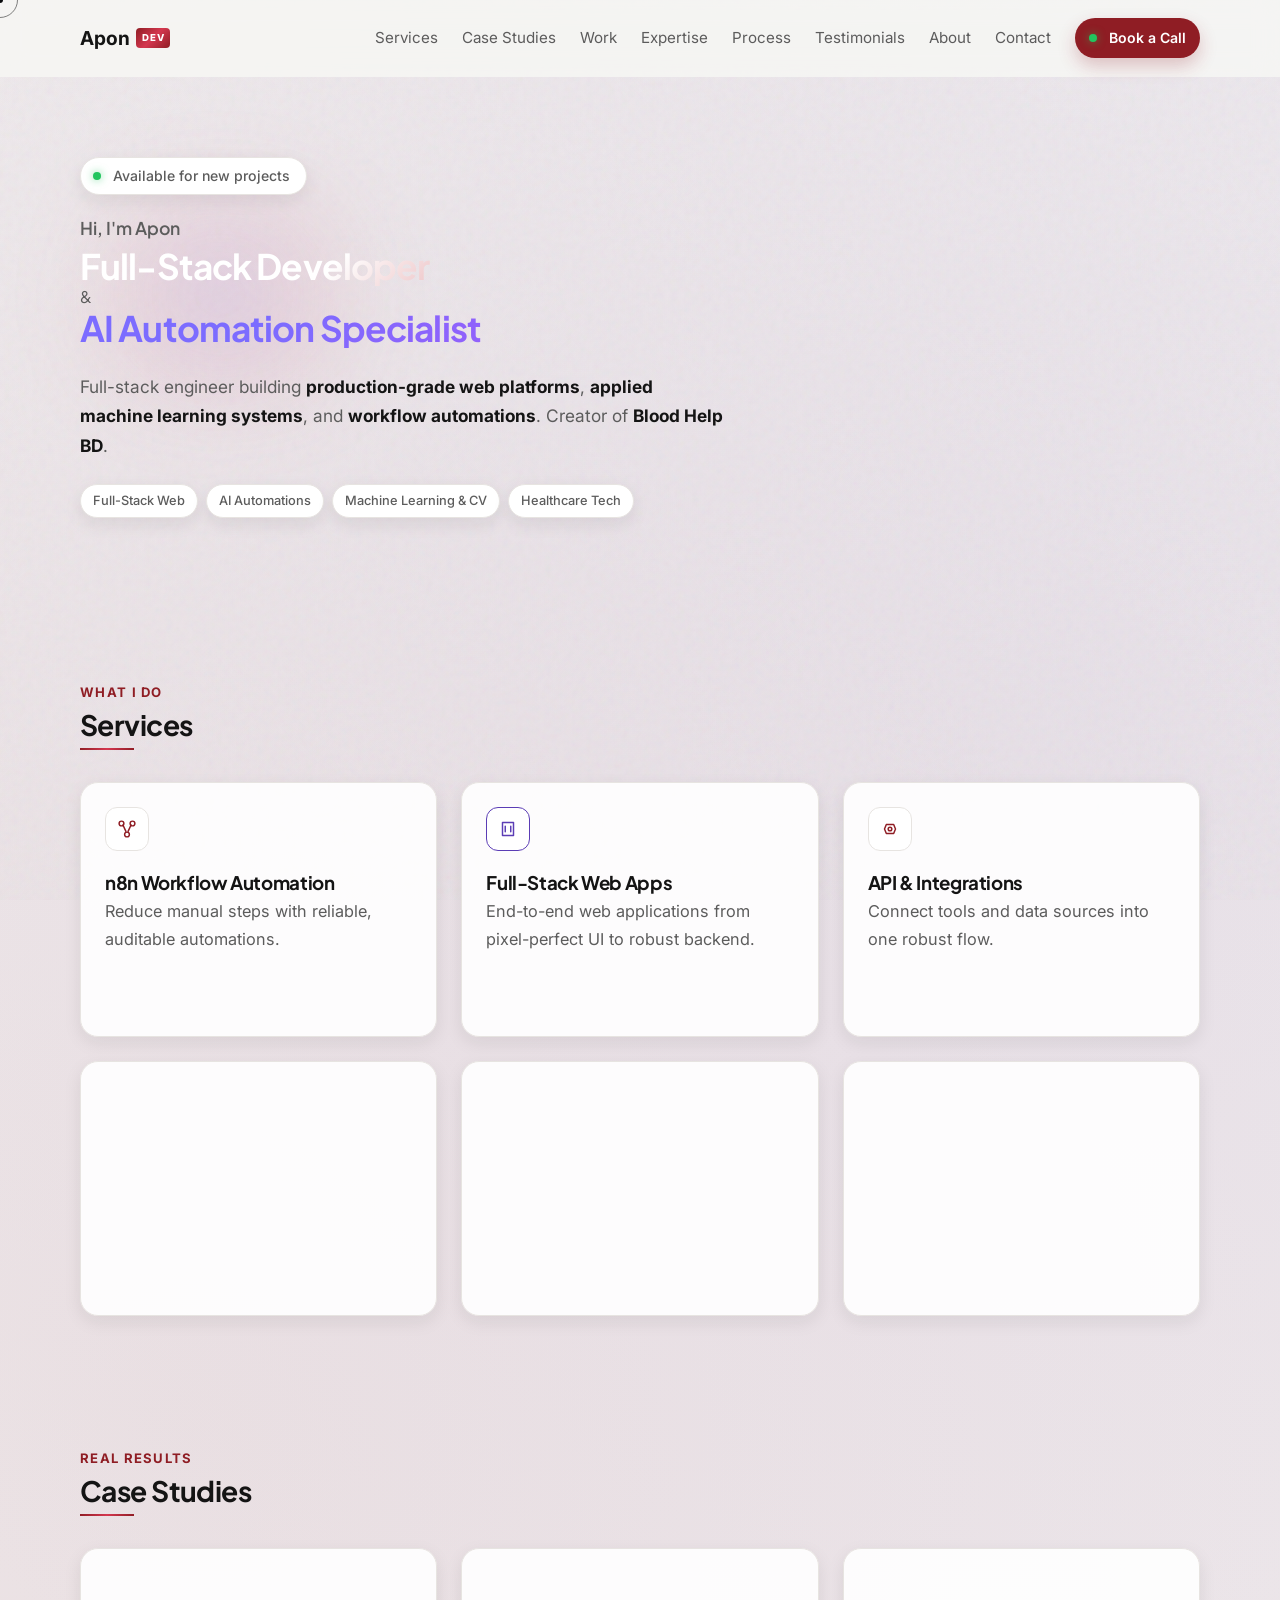
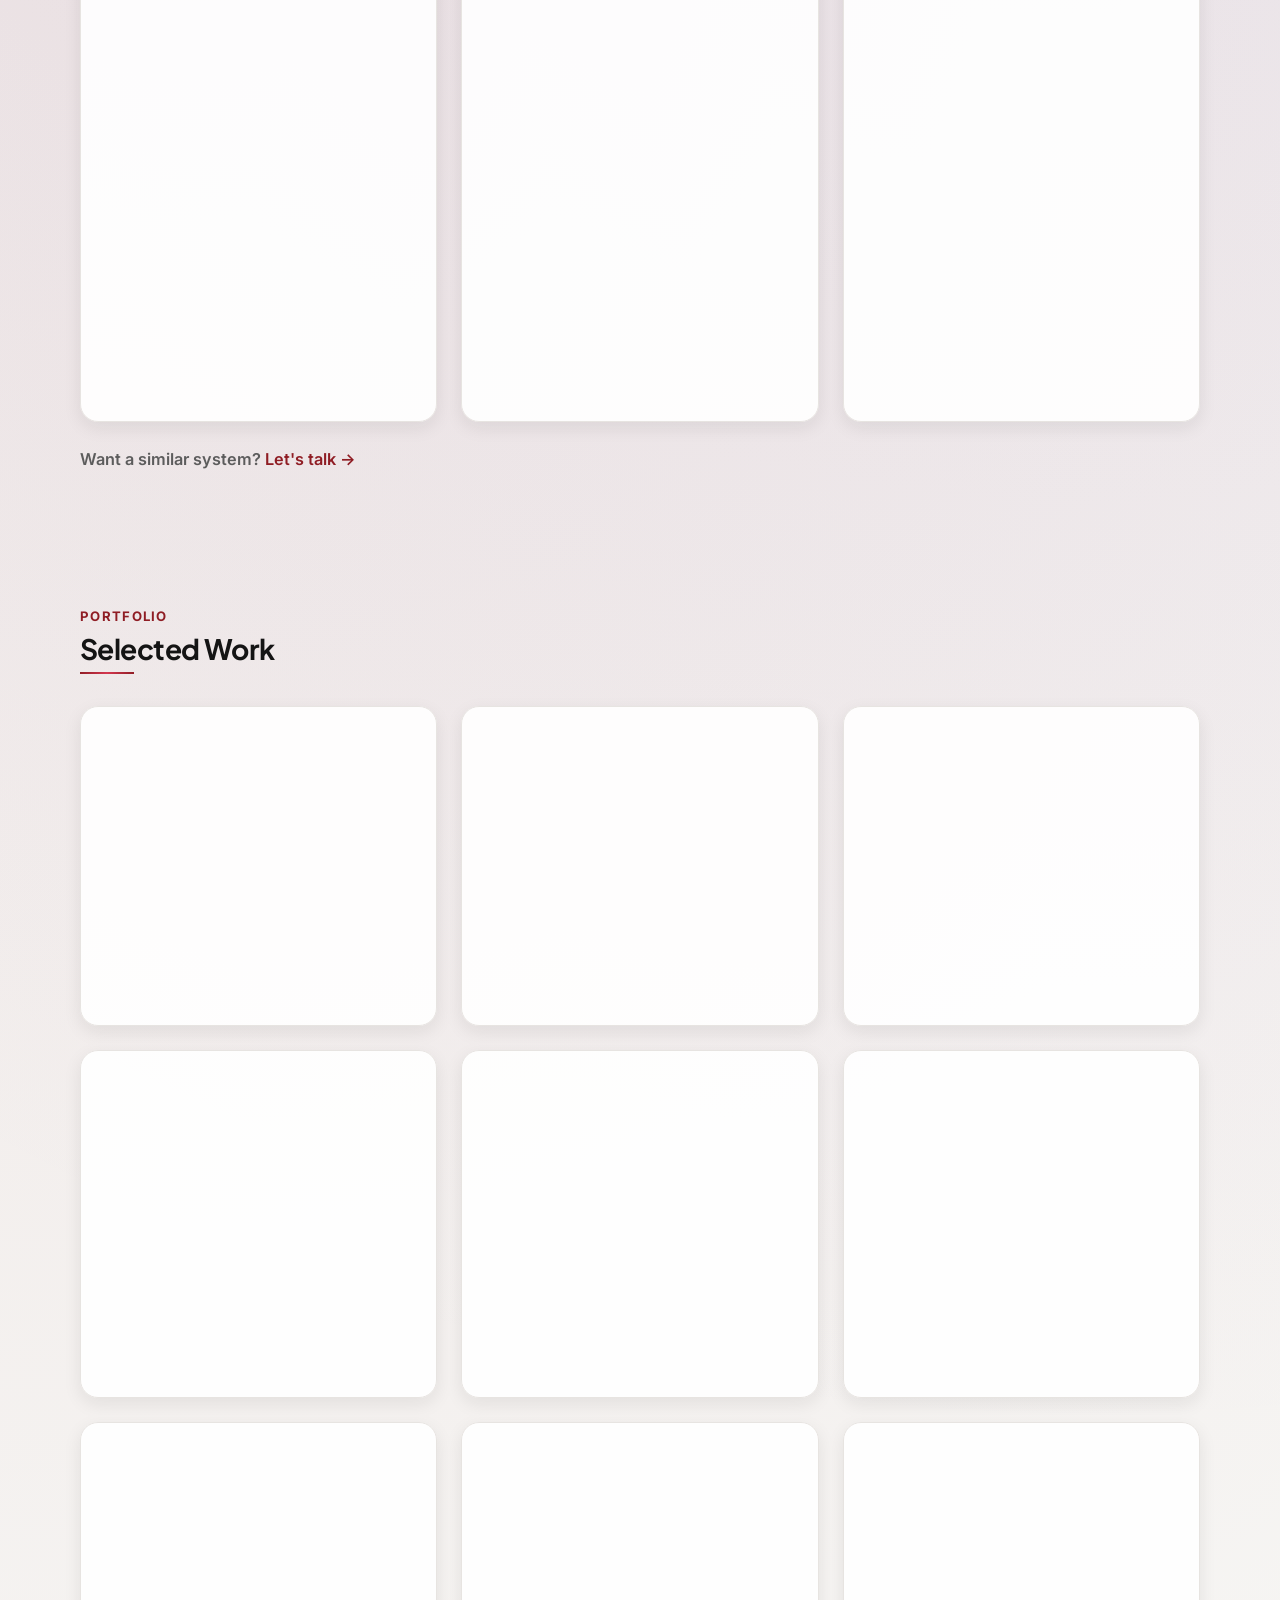
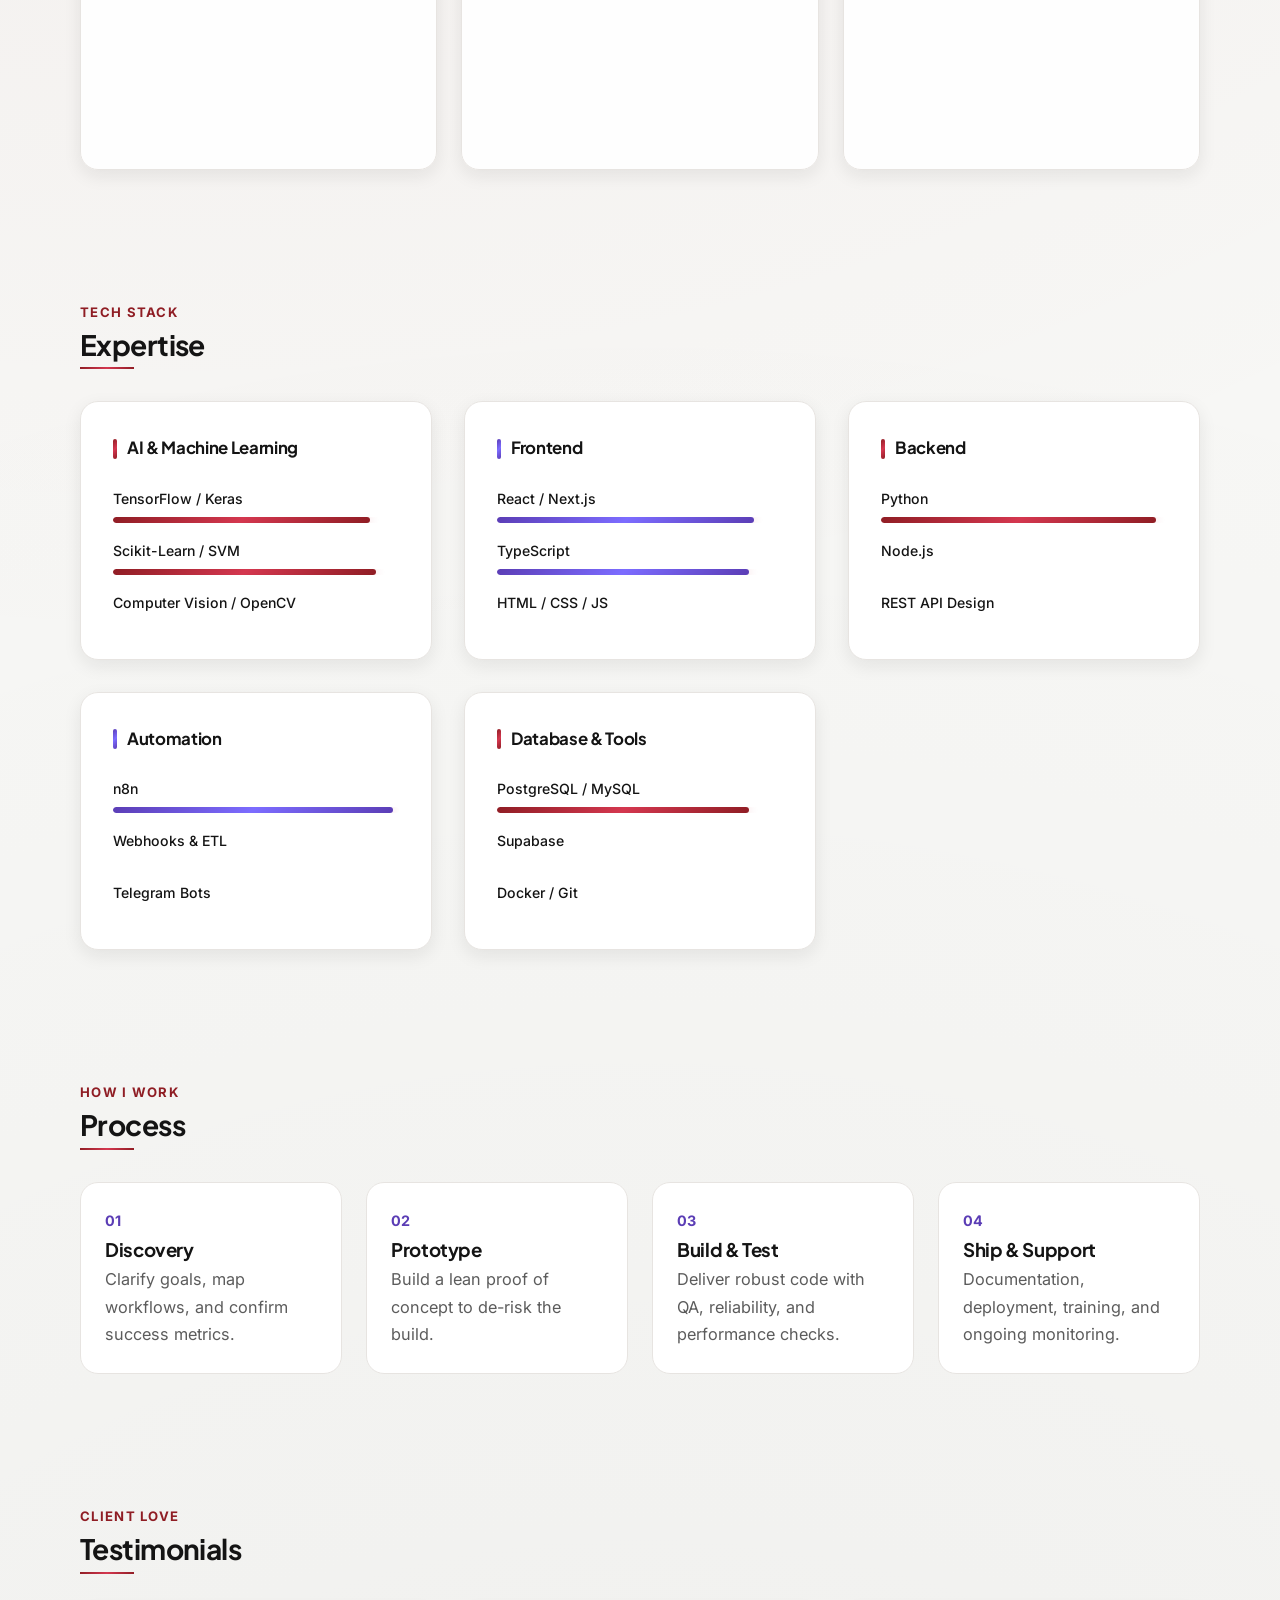
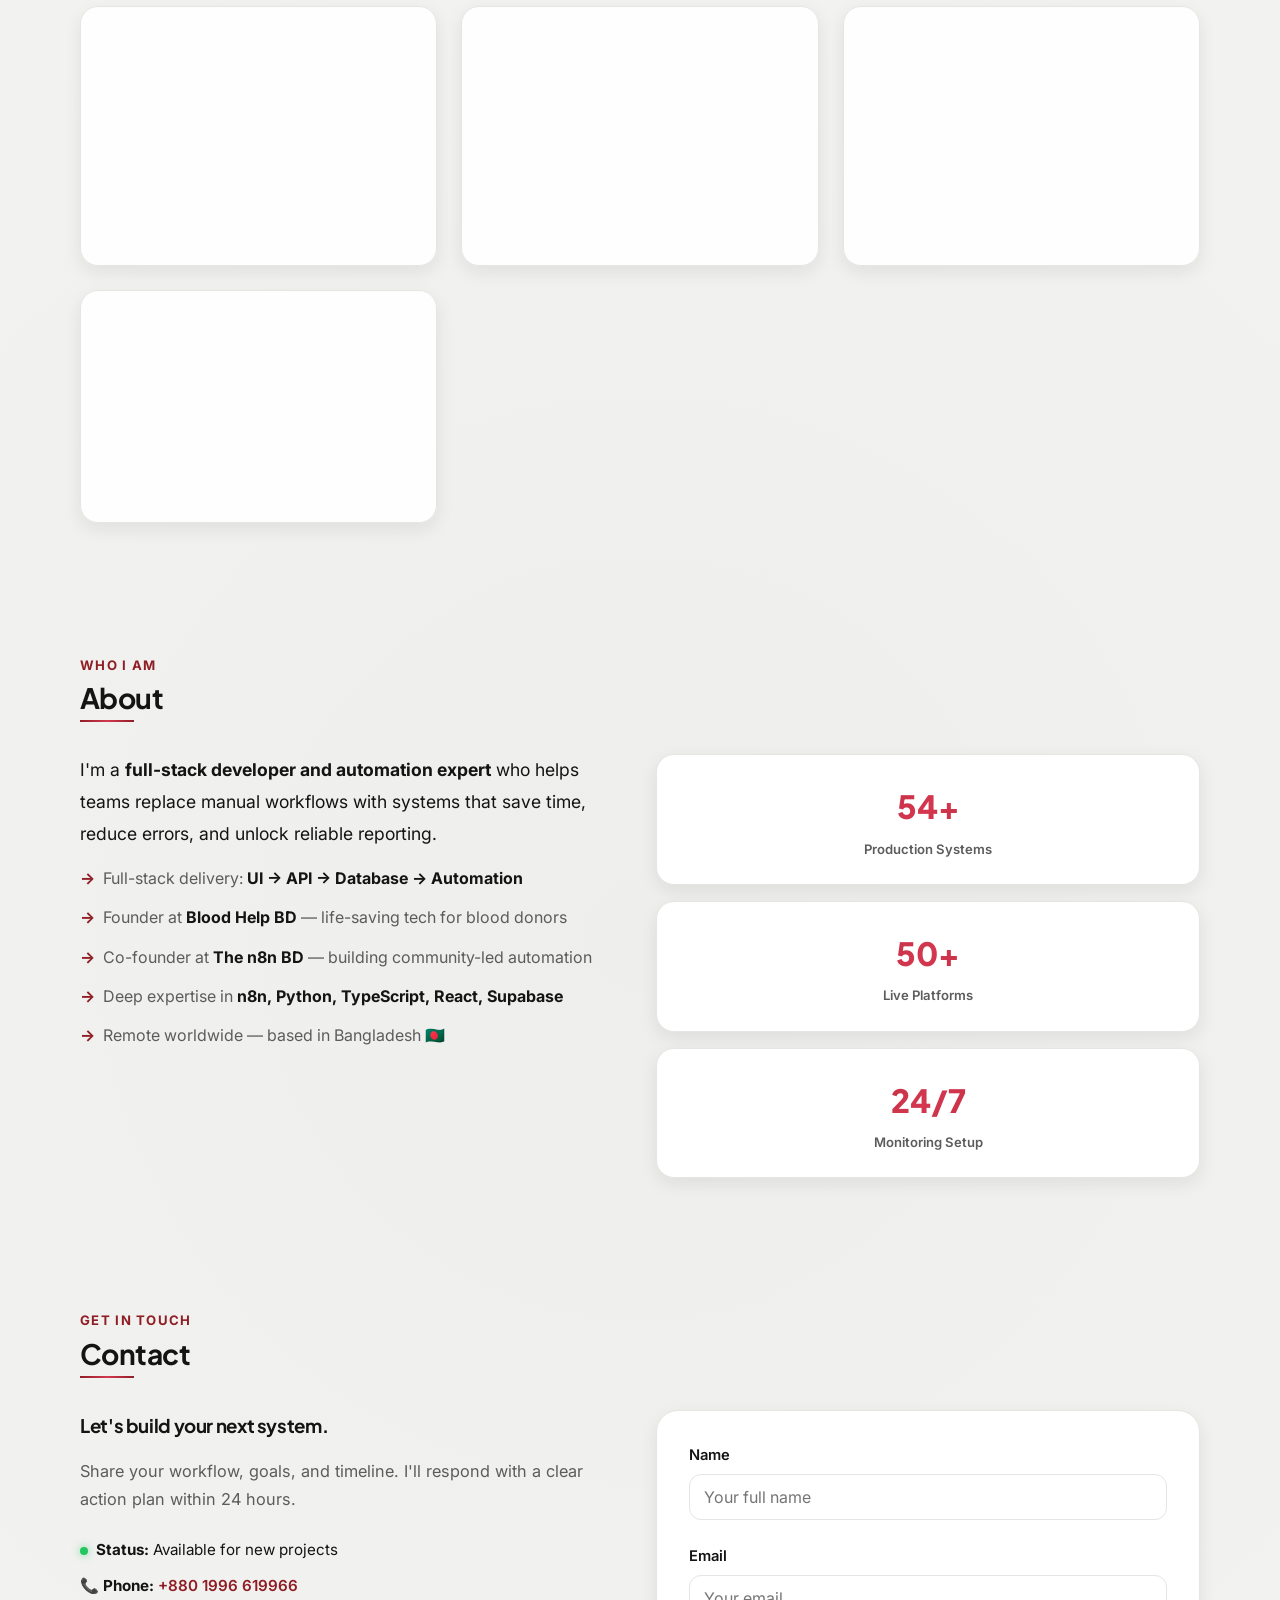
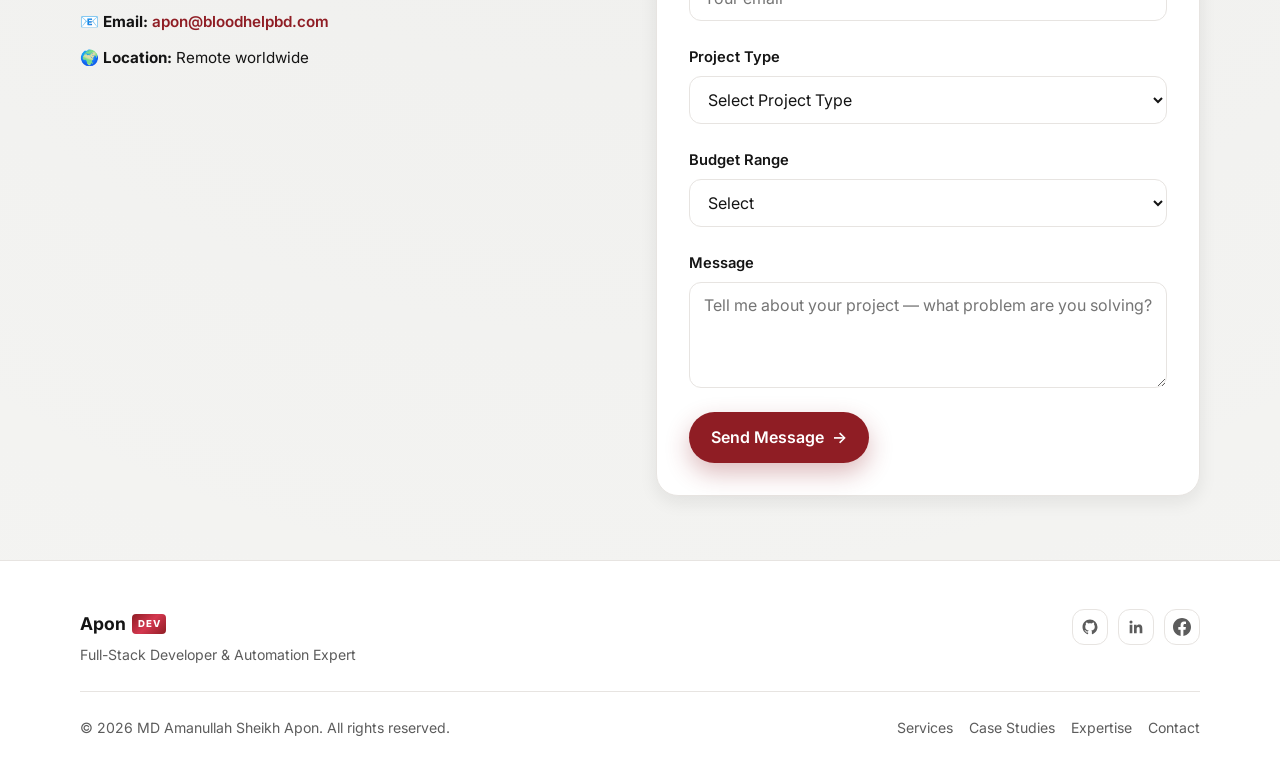
<file: index-variant-b.html>
<!doctype html>
<html lang="en">

<head>
  <meta charset="utf-8" />
  <meta name="viewport" content="width=device-width, initial-scale=1" />
  <title>MD Amanullah Sheikh Apon — Full-Stack Developer, AI Automation & Machine Learning Specialist</title>
  <meta name="description"
    content="MD Amanullah Sheikh Apon (আপন / মো: আমানুল্লাহ শেখ আপন) — Full-stack developer, AI automation expert & machine learning practitioner from Bangladesh. I build production-grade web apps, applied computer vision models (TensorFlow, Keras, Scikit-Learn), n8n workflows, and life-saving tech platforms like Blood Help BD." />
  <meta name="keywords"
    content="Apon, Sheikh Apon, Amanullah Sheikh Apon, MD Amanullah Sheikh Apon, MD Amanullah Sheikh, Amanullah Sheikh, Amanullah Apon, আপন, শেখ আপন, আমানুল্লাহ শেখ আপন, এমডি আমানুল্লাহ শেখ আপন, এম ডি আমানুল্লাহ শেখ আপন, মো: আমানুল্লাহ শেখ আপন, মো আমানুল্লাহ শেখ আপন, আমানুল্লাহ শেখ, full-stack developer, AI automation expert, machine learning practitioner, deep learning, computer vision, TensorFlow, Keras, Scikit-Learn, Python developer, TypeScript developer, JavaScript developer, REST API developer, Blood Help BD, The n8n BD, workflow automation, freelance developer Bangladesh, বাংলাদেশ ডেভেলপার, ফুল স্ট্যাক ডেভেলপার, এআই অটোমেশন, মেশিন লার্নিং" />
  <meta name="author" content="MD Amanullah Sheikh Apon" />
  <meta name="robots" content="index, follow, max-image-preview:large, max-snippet:-1, max-video-preview:-1" />
  <link rel="canonical" href="https://apon-the-bot.github.io/" />
  <meta name="theme-color" content="#8f1d24" />
  <meta name="color-scheme" content="light dark" />

  <!-- Open Graph -->
  <meta property="og:title" content="MD Amanullah Sheikh Apon — Full-Stack Developer, AI Automation & Machine Learning Specialist" />
  <meta property="og:description"
    content="I build production-grade web apps, applied machine learning systems, intelligent automation workflows, and community platforms like Blood Help BD." />
  <meta property="og:image" content="https://apon-the-bot.github.io/assets/apon.png" />
  <meta property="og:image:width" content="1200" />
  <meta property="og:image:height" content="630" />
  <meta property="og:image:alt" content="MD Amanullah Sheikh Apon — Full-Stack Developer & AI Specialist" />
  <meta property="og:type" content="website" />
  <meta property="og:url" content="https://apon-the-bot.github.io/" />
  <meta property="og:site_name" content="Apon — Developer Portfolio" />
  <meta property="og:locale" content="en_US" />

  <!-- Twitter Card -->
  <meta name="twitter:card" content="summary_large_image" />
  <meta name="twitter:title" content="MD Amanullah Sheikh Apon — Full-Stack Developer & AI Specialist" />
  <meta name="twitter:description"
    content="Production-grade web apps, machine learning models, and intelligent automation pipelines. Hire me for your next project." />
  <meta name="twitter:image" content="https://apon-the-bot.github.io/assets/apon.png" />
  <meta name="twitter:image:alt" content="MD Amanullah Sheikh Apon Portfolio" />

  <!-- Favicon -->
  <link rel="icon" type="image/png" sizes="32x32" href="assets/apon.png" />
  <link rel="icon" type="image/png" sizes="16x16" href="assets/apon.png" />
  <link rel="apple-touch-icon" href="assets/apon.png" />

  <link rel="preconnect" href="https://fonts.googleapis.com" />
  <link rel="preconnect" href="https://fonts.gstatic.com" crossorigin />
  <link
    href="https://fonts.googleapis.com/css2?family=Inter:wght@400;500;600&family=Plus+Jakarta+Sans:wght@600;700;800&display=swap"
    rel="stylesheet" />

  <link rel="stylesheet" href="css/style.css" />

  <!-- JSON-LD Structured Data for Google Knowledge Graph & AI Search -->
  <script type="application/ld+json">
  {
    "@context": "https://schema.org",
    "@type": "Person",
    "name": "MD Amanullah Sheikh Apon",
    "alternateName": ["Apon", "Sheikh Apon", "Amanullah Sheikh Apon", "MD Amanullah Sheikh", "Amanullah Sheikh", "Amanullah Apon", "আপন", "শেখ আপন", "আমানুল্লাহ শেখ আপন", "এমডি আমানুল্লাহ শেখ আপন", "মো: আমানুল্লাহ শেখ আপন"],
    "url": "https://apon-the-bot.github.io",
    "image": "https://apon-the-bot.github.io/assets/apon.png",
    "jobTitle": [
      "Full-Stack Web Developer",
      "AI Automation Expert",
      "Machine Learning Practitioner",
      "Founder at Blood Help BD"
    ],
    "nationality": {"@type": "Country", "name": "Bangladesh"},
    "description": "MD Amanullah Sheikh Apon (আপন) — Versatile Full-Stack Developer, AI Automation Specialist, and Machine Learning Practitioner from Bangladesh. Specializing in React, Python, TensorFlow, Scikit-Learn, n8n automations, and humanitarian technology.",
    "knowsAbout": [
      "Full-Stack Web Development",
      "AI Automation",
      "Machine Learning",
      "Deep Learning",
      "Computer Vision",
      "TensorFlow",
      "Keras",
      "Scikit-Learn",
      "Python",
      "TypeScript",
      "JavaScript",
      "React",
      "Next.js",
      "FastAPI",
      "Flask",
      "n8n Workflows",
      "REST API Design",
      "Blood Help BD",
      "Emergency Blood Donation Platforms"
    ],
    "sameAs": [
      "https://github.com/Apon-The-Bot",
      "https://www.linkedin.com/in/md-amanullah-sheikh-apon/",
      "https://www.facebook.com/mdamanullahsheikh.apon"
    ],
    "worksFor": [
      {
        "@type": "Organization",
        "name": "Blood Help BD",
        "url": "https://bloodhelpbd.com"
      },
      {
        "@type": "Organization",
        "name": "The n8n BD",
        "url": "https://then8nbd.com"
      }
    ]
  }
  </script>
  <style>
    </style>
  <style>
    /* Clean Hero Focus Tags (Replaces cheesy marquee) */
    .hero-focus-tags {
      display: flex;
      flex-wrap: wrap;
      gap: 8px;
      margin-bottom: var(--space-4);
    }
    .focus-tag {
      font-size: 0.8rem;
      font-weight: 500;
      color: var(--muted);
      padding: 5px 12px;
      border-radius: 999px;
      background: var(--surface);
      border: 1px solid var(--border);
      box-shadow: var(--shadow-sm);
    }

    /* Solid, sophisticated typography (removes disco rainbow gradient shifting) */
    .gradient-text {
      background: linear-gradient(135deg, #ffffff 40%, #c43d45 100%);
      -webkit-background-clip: text;
      -webkit-text-fill-color: transparent;
      animation: none !important;
    }
    .gradient-text-alt {
      background: linear-gradient(135deg, #7c6cff 30%, #a855f7 100%);
      -webkit-background-clip: text;
      -webkit-text-fill-color: transparent;
      animation: none !important;
    }

    /* === 100% FLUID RESPONSIVE ORBITAL HERO === */
    .hero-visual {
      display: flex;
      align-items: center;
      justify-content: center;
      width: 100%;
      position: relative;
    }

    .orbit-container {
      position: relative;
      width: min(460px, 92vw);
      aspect-ratio: 1;
      display: flex;
      align-items: center;
      justify-content: center;
      margin: 0 auto;
    }

    .orbit-glow-ambient {
      position: absolute;
      width: 65%;
      height: 65%;
      border-radius: 50%;
      background: radial-gradient(circle, rgba(124, 108, 255, 0.22) 0%, rgba(196, 61, 69, 0.15) 50%, transparent 70%);
      filter: blur(40px);
      z-index: 1;
      pointer-events: none;
    }

    .orbit-ring {
      position: absolute;
      border-radius: 50%;
      pointer-events: none;
      box-sizing: border-box;
    }

    .orbit-ring-inner {
      width: 68%;
      height: 68%;
      border: 1.5px dashed rgba(124, 108, 255, 0.38);
      z-index: 2;
      animation: orbit-spin 26s linear infinite;
    }

    .orbit-ring-outer {
      width: 96%;
      height: 96%;
      border: 1.5px dashed rgba(196, 61, 69, 0.28);
      z-index: 2;
      animation: orbit-spin-reverse 40s linear infinite;
    }

    .tech-planet {
      position: absolute;
      width: 44px;
      height: 44px;
      border-radius: 50%;
      background: var(--surface);
      border: 1.5px solid var(--border);
      box-shadow: 0 4px 16px rgba(0, 0, 0, 0.35);
      display: flex;
      align-items: center;
      justify-content: center;
      pointer-events: auto;
      cursor: pointer;
      transition: transform 0.25s ease, box-shadow 0.25s ease;
    }

    .tech-planet:hover {
      transform: scale(1.3) !important;
      box-shadow: 0 0 20px rgba(124, 108, 255, 0.8);
      z-index: 20;
    }

    .tech-planet svg {
      width: 22px;
      height: 22px;
      pointer-events: none;
    }

    .orbit-ring-inner .tech-planet {
      animation: orbit-counter-spin 26s linear infinite;
    }

    .orbit-ring-outer .tech-planet {
      animation: orbit-counter-spin-reverse 40s linear infinite;
    }

    @keyframes orbit-spin {
      from { transform: rotate(0deg); }
      to { transform: rotate(360deg); }
    }

    @keyframes orbit-counter-spin {
      from { transform: rotate(0deg); }
      to { transform: rotate(-360deg); }
    }

    @keyframes orbit-spin-reverse {
      from { transform: rotate(0deg); }
      to { transform: rotate(-360deg); }
    }

    @keyframes orbit-counter-spin-reverse {
      from { transform: rotate(0deg); }
      to { transform: rotate(360deg); }
    }

    /* Mathematical Percentage-Based Positions (Scales perfectly everywhere) */
    .planet-react { top: -22px; left: calc(50% - 22px); }
    .planet-python { bottom: -22px; left: calc(50% - 22px); }
    .planet-ts { left: -22px; top: calc(50% - 22px); }
    .planet-tf { right: -22px; top: calc(50% - 22px); }

    .planet-node { top: calc(14.65% - 22px); left: calc(14.65% - 22px); }
    .planet-n8n { top: calc(14.65% - 22px); right: calc(14.65% - 22px); }
    .planet-fastapi { bottom: calc(14.65% - 22px); left: calc(14.65% - 22px); }
    .planet-sql { bottom: calc(14.65% - 22px); right: calc(14.65% - 22px); }

    .orbit-portrait-cutout {
      position: relative;
      z-index: 4;
      height: 85%;
      width: auto;
      object-fit: contain;
      filter: drop-shadow(0 16px 22px rgba(0, 0, 0, 0.45));
      mask-image: linear-gradient(to bottom, black 86%, transparent 100%);
      -webkit-mask-image: linear-gradient(to bottom, black 86%, transparent 100%);
      animation: float 7s ease-in-out infinite;
    }

    /* Full Mobile & Tablet Responsiveness */
    @media (max-width: 899px) {
      .hero-grid {
        grid-template-columns: 1fr;
        gap: var(--space-4);
        text-align: center;
      }
      .hero-content {
        order: 2;
        margin: 0 auto;
        display: flex;
        flex-direction: column;
        align-items: center;
      }
      .hero-visual {
        display: flex !important;
        order: 1;
        margin: 0 auto;
        width: 100%;
      }
      .orbit-container {
        width: min(340px, 86vw);
        max-width: 340px;
      }
      .tech-planet {
        width: 36px;
        height: 36px;
      }
      .tech-planet svg {
        width: 18px;
        height: 18px;
      }
      .planet-react { top: -18px; left: calc(50% - 18px); }
      .planet-python { bottom: -18px; left: calc(50% - 18px); }
      .planet-ts { left: -18px; top: calc(50% - 18px); }
      .planet-tf { right: -18px; top: calc(50% - 18px); }
      .planet-node { top: calc(14.65% - 18px); left: calc(14.65% - 18px); }
      .planet-n8n { top: calc(14.65% - 18px); right: calc(14.65% - 18px); }
      .planet-fastapi { bottom: calc(14.65% - 18px); left: calc(14.65% - 18px); }
      .planet-sql { bottom: calc(14.65% - 18px); right: calc(14.65% - 18px); }

      .portrait-inline {
        display: none !important;
      }
      .hero-headline {
        display: block;
      }
      .hero-actions {
        justify-content: center;
        width: 100%;
      }
      .hero-focus-tags {
        justify-content: center;
      }
      .stat-row {
        justify-content: center;
        width: 100%;
      }
      .social-links {
        justify-content: center;
      }
    }

    @media (max-width: 480px) {
      .orbit-container {
        width: 290px;
        max-width: 290px;
      }
      .tech-planet {
        width: 32px;
        height: 32px;
      }
      .tech-planet svg {
        width: 16px;
        height: 16px;
      }
      .planet-react { top: -16px; left: calc(50% - 16px); }
      .planet-python { bottom: -16px; left: calc(50% - 16px); }
      .planet-ts { left: -16px; top: calc(50% - 16px); }
      .planet-tf { right: -16px; top: calc(50% - 16px); }
      .planet-node { top: calc(14.65% - 16px); left: calc(14.65% - 16px); }
      .planet-n8n { top: calc(14.65% - 16px); right: calc(14.65% - 16px); }
      .planet-fastapi { bottom: calc(14.65% - 16px); left: calc(14.65% - 16px); }
      .planet-sql { bottom: calc(14.65% - 16px); right: calc(14.65% - 16px); }

      .stat-row {
        grid-template-columns: repeat(3, 1fr);
        gap: 8px;
        width: 100%;
      }
      .stat-item {
        padding: 8px 4px;
      }
    }
  </style>
</head>

<body>
  <!-- Scroll Progress Bar -->
  <div class="scroll-progress" id="scroll-progress" aria-hidden="true"></div>

  <div class="page-noise" aria-hidden="true"></div>

  <!-- Custom Cursor -->
  <div class="custom-cursor" id="custom-cursor" aria-hidden="true">
    <div class="cursor-dot"></div>
    <div class="cursor-ring"></div>
  </div>

  <header class="site-header" id="top">
    <div class="container header-inner">
      <a href="index.html" class="logo" aria-label="Apon home">
        <span class="logo-text">Apon</span>
        <span class="logo-badge">DEV</span>
      </a>

      <div class="header-controls">
        <nav class="nav" aria-label="Primary">
          <button class="nav-toggle" aria-expanded="false" aria-controls="mobile-menu">
            <span class="sr-only">Toggle navigation</span>
            <span class="hamburger"></span>
          </button>
          <ul class="nav-links" id="mobile-menu">
            <li><a href="#services">Services</a></li>
            <li><a href="#case-studies">Case Studies</a></li>
            <li><a href="#work">Work</a></li>
            <li><a href="#expertise">Expertise</a></li>
            <li><a href="#process">Process</a></li>
            <li><a href="#testimonials">Testimonials</a></li>
            <li><a href="#about">About</a></li>
            <li><a href="#contact">Contact</a></li>
          </ul>
        </nav>

        <button class="theme-toggle" id="theme-toggle" aria-pressed="false" aria-label="Toggle dark mode">
          <span class="theme-icon theme-icon--sun" aria-hidden="true">
            <svg viewBox="0 0 24 24">
              <circle cx="12" cy="12" r="4.2"></circle>
              <path
                d="M12 3.2v2.2M12 18.6v2.2M3.2 12h2.2M18.6 12h2.2M5.4 5.4l1.6 1.6M17 17l1.6 1.6M5.4 18.6l1.6-1.6M17 7l1.6-1.6">
              </path>
            </svg>
          </span>
          <span class="theme-icon theme-icon--moon" aria-hidden="true">
            <svg viewBox="0 0 24 24">
              <path
                d="M20 14.2c-1.2.6-2.6.9-4 .9-4.4 0-8-3.6-8-8 0-1.4.3-2.7.9-3.9-3.2 1.2-5.5 4.3-5.5 8 0 4.7 3.8 8.5 8.5 8.5 3.7 0 6.8-2.3 8-5.5z">
              </path>
            </svg>
          </span>
          <span class="sr-only theme-text">Dark</span>
        </button>

                

        <div class="header-actions">
          <a class="btn btn-primary header-cta" href="#contact">
            <span class="availability-dot"></span>
            Book a Call
          </a>
        </div>
      </div>
    </div>
  </header>

  <main>
    <section class="hero" id="hero">
      <div class="container hero-grid">
        <div class="hero-content reveal">
          <div class="hero-label">
            <span class="availability-dot"></span>
            <span>Available for new projects</span>
          </div>
                    <div class="hero-headline">
            <h1>
              <span class="headline-greeting">Hi, I'm Apon</span>
              <span class="headline-first gradient-text">Full-Stack Developer</span>
              <span class="headline-amp">&</span>
              <span class="headline-first gradient-text-alt">AI Automation Specialist</span>
            </h1>
          </div>
          <p class="subheadline">
            Full-stack engineer building <strong>production-grade web platforms</strong>, <strong>applied machine learning systems</strong>, and <strong>workflow automations</strong>. Creator of <strong>Blood Help BD</strong>.
          </p>

                    <div class="hero-focus-tags">
            <span class="focus-tag">Full-Stack Web</span>
            <span class="focus-tag">AI Automations</span>
            <span class="focus-tag">Machine Learning & CV</span>
            <span class="focus-tag">Healthcare Tech</span>
          </div>
    </section>

    <section class="section" id="services">
      <div class="container">
        <div class="section-heading reveal">
          <span class="section-tag">What I Do</span>
          <h2>Services</h2>
          <span class="heading-underline"></span>
        </div>
        <div class="cards-grid">
          <article class="card reveal tilt-card">
            <div class="icon">
              <svg viewBox="0 0 24 24" aria-hidden="true">
                <circle cx="6" cy="6" r="2.6"></circle>
                <circle cx="18" cy="6" r="2.6"></circle>
                <circle cx="12" cy="18" r="2.6"></circle>
                <path d="M7.6 7.6l3.2 7M16.4 7.6l-3.2 7"></path>
              </svg>
            </div>
            <h3>n8n Workflow Automation</h3>
            <p>Reduce manual steps with reliable, auditable automations.</p>
            <span class="examples">Examples: CRM sync, lead routing, approvals, notification chains.</span>
          </article>
          <article class="card reveal tilt-card">
            <div class="icon icon-alt">
              <svg viewBox="0 0 24 24" aria-hidden="true">
                <path d="M6 5h12v14H6z"></path>
                <path d="M9 9v6M15 9v6"></path>
              </svg>
            </div>
            <h3>Full-Stack Web Apps</h3>
            <p>End-to-end web applications from pixel-perfect UI to robust backend.</p>
            <span class="examples">Examples: SaaS platforms, e-commerce, admin panels, portals.</span>
          </article>
          <article class="card reveal tilt-card">
            <div class="icon">
              <svg viewBox="0 0 24 24" aria-hidden="true">
                <path d="M8 7h8l2 5-2 5H8l-2-5z"></path>
                <circle cx="12" cy="12" r="2"></circle>
              </svg>
            </div>
            <h3>API & Integrations</h3>
            <p>Connect tools and data sources into one robust flow.</p>
            <span class="examples">Examples: REST APIs, webhooks, third-party SaaS integrations.</span>
          </article>
          <article class="card reveal tilt-card">
            <div class="icon icon-alt">
              <svg viewBox="0 0 24 24" aria-hidden="true">
                <path d="M4 6h16v12H4z"></path>
                <path d="M8 10h8M8 14h5"></path>
              </svg>
            </div>
            <h3>Dashboards & Reporting</h3>
            <p>Fast, clean interfaces for operational clarity and decision-making.</p>
            <span class="examples">Examples: KPI dashboards, analytics, scheduled reports.</span>
          </article>
          <article class="card reveal tilt-card">
            <div class="icon">
              <svg viewBox="0 0 24 24" aria-hidden="true">
                <path d="M9 6c0-1.7 1.3-3 3-3h4v5H9z"></path>
                <circle cx="13.5" cy="5.5" r="0.8"></circle>
                <path d="M15 18c0 1.7-1.3 3-3 3H8v-5h7z"></path>
                <circle cx="10.5" cy="18.5" r="0.8"></circle>
                <path d="M8 11h8"></path>
              </svg>
            </div>
            <h3>Backend Development</h3>
            <p>Secure, scalable services — databases, auth, queues, and microservices.</p>
            <span class="examples">Examples: Python APIs, Node.js services, Supabase, PostgreSQL.</span>
          </article>
          <article class="card reveal tilt-card">
            <div class="icon icon-alt">
              <svg viewBox="0 0 24 24" aria-hidden="true">
                <path d="M12 6v6l4 2"></path>
                <circle cx="12" cy="12" r="8"></circle>
              </svg>
            </div>
            <h3>Maintenance & Monitoring</h3>
            <p>Keep systems healthy with proactive checks and rapid fixes.</p>
            <span class="examples">Examples: uptime monitoring, error alerts, version updates.</span>
          </article>
        </div>
      </div>
    </section>

    <section class="section" id="case-studies">
      <div class="container">
        <div class="section-heading reveal">
          <span class="section-tag">Real Results</span>
          <h2>Case Studies</h2>
          <span class="heading-underline"></span>
        </div>
        <div class="cards-grid case-grid">
          <article class="card reveal tilt-card" data-case="lead-crm">
            <div class="case-badge">Automation</div>
            <h3>Lead → CRM → Follow-up Automation</h3>
            <p><strong>Problem:</strong> Leads scattered across inboxes and spreadsheets.</p>
            <p><strong>Solution:</strong> Unified capture, enrichment, and automated follow-ups.</p>
            <div class="case-stack">
              <span>n8n</span><span>Python</span><span>Google Sheets</span><span>REST API</span>
            </div>
            <div class="case-result">
              <span class="result-number">+68%</span>
              <span>faster lead response time</span>
            </div>
            <button class="btn btn-tertiary" data-modal="open">More details →</button>
          </article>
          <article class="card reveal tilt-card" data-case="order-ops">
            <div class="case-badge">Full-Stack</div>
            <h3>Order Ops Automation + Notifications</h3>
            <p><strong>Problem:</strong> Manual order updates causing delays and errors.</p>
            <p><strong>Solution:</strong> Automated status updates + real-time alerts.</p>
            <div class="case-stack">
              <span>n8n</span><span>Webhooks</span><span>Telegram Bot</span><span>MySQL</span>
            </div>
            <div class="case-result">
              <span class="result-number">92%</span>
              <span>reduction in manual checks</span>
            </div>
            <button class="btn btn-tertiary" data-modal="open">More details →</button>
          </article>
          <article class="card reveal tilt-card" data-case="dashboard-reporting">
            <div class="case-badge">Dashboard</div>
            <h3>Dashboard + Scheduled Reporting</h3>
            <p><strong>Problem:</strong> Weekly reporting taking hours of manual work.</p>
            <p><strong>Solution:</strong> Automated data pipelines + live dashboard views.</p>
            <div class="case-stack">
              <span>Python</span><span>n8n</span><span>PostgreSQL</span><span>HTML/CSS</span>
            </div>
            <div class="case-result">
              <span class="result-number">12+</span>
              <span>hours saved per week</span>
            </div>
            <button class="btn btn-tertiary" data-modal="open">More details →</button>
          </article>
        </div>
        <p class="cta-line">Want a similar system? <a href="#contact">Let's talk →</a></p>
      </div>
    </section>

    <section class="section" id="work">
      <div class="container">
        <div class="section-heading reveal">
          <span class="section-tag">Portfolio</span>
          <h2>Selected Work</h2>
          <span class="heading-underline"></span>
        </div>
        <div class="cards-grid work-grid reveal">
          <article class="card work-card tilt-card">
            <div class="work-type">Full-Stack Platform</div>
            <h3>Blood Help BD</h3>
            <p>Community platform for life‑saving blood donor coordination.</p>
            <div class="work-stack">
              <span>HTML</span><span>CSS</span><span>JavaScript</span><span>PHP</span><span>SQL</span>
            </div>
            <a class="btn btn-tertiary" href="https://bloodhelpbd.com" target="_blank" rel="noopener">Visit site →</a>
          </article>
          <article class="card work-card tilt-card">
            <div class="work-type">Automation Hub</div>
            <h3>the n8n BD</h3>
            <p>Automation community hub with courses, resources, and tools.</p>
            <div class="work-stack">
              <span>React</span><span>Supabase</span><span>n8n</span>
            </div>
            <a class="btn btn-tertiary" href="https://then8nbd.com" target="_blank" rel="noopener">Visit site →</a>
          </article>
          <article class="card work-card tilt-card">
            <div class="work-type">EdTech & Payments</div>
            <h3>Deshi Course</h3>
            <p>Learning platform for localized online courses with payment integration.</p>
            <div class="work-stack">
              <span>React</span><span>Supabase</span><span>Stripe</span>
            </div>
            <a class="btn btn-tertiary" href="https://www.deshicourse.com/" target="_blank" rel="noopener">Visit site →</a>
          </article>
          <article class="card work-card tilt-card">
            <div class="work-type">E-Commerce & SaaS</div>
            <h3>AI Haat</h3>
            <p>E-commerce platform providing AI subscriptions, software licenses, and automated tool access.</p>
            <div class="work-stack">
              <span>Next.js</span><span>React</span><span>Node.js</span><span>Payment Gateway</span>
            </div>
            <a class="btn btn-tertiary" href="https://aihaat.shop/" target="_blank" rel="noopener">Visit site →</a>
          </article>
          <article class="card work-card tilt-card">
            <div class="work-type">SaaS Architecture</div>
            <h3>Lovable Pro Credits</h3>
            <p>Developer portal offering streamlined access and automated credit top-ups for AI app building.</p>
            <div class="work-stack">
              <span>React</span><span>Tailwind</span><span>Automation</span><span>Stripe</span>
            </div>
            <a class="btn btn-tertiary" href="https://lovableprocredits.com/" target="_blank" rel="noopener">Visit site →</a>
          </article>
          <article class="card work-card tilt-card">
            <div class="work-type">E-Commerce</div>
            <h3>Ashas Craft Studio</h3>
            <p>E-commerce website with inventory management and order automation.</p>
            <div class="work-stack">
              <span>TypeScript</span><span>Supabase</span><span>n8n</span>
            </div>
            <a class="btn btn-tertiary" href="https://ashascraftstudio.shop" target="_blank" rel="noopener">Visit site
              →</a>
          </article>
          <article class="card work-card tilt-card">
            <div class="work-type">Machine Learning / CV</div>
            <h3>Rice Leaf Disease Detection</h3>
            <p>8-class agricultural disease diagnosis system with TensorFlow/Keras transfer learning and Flask web portal.</p>
            <div class="work-stack">
              <span>Python</span><span>TensorFlow</span><span>Keras</span><span>Flask</span><span>OpenCV</span>
            </div>
            <a class="btn btn-tertiary" href="https://github.com/Apon-The-Bot/rice-leaf-disease-detection" target="_blank" rel="noopener">GitHub Repo →</a>
          </article>
          <article class="card work-card tilt-card">
            <div class="work-type">Computer Vision / ML</div>
            <h3>BrickVision AI Quality Grading</h3>
            <p>Industrial brick inspection system with 35 GLCM/color feature descriptors and Mahalanobis OOD filter.</p>
            <div class="work-stack">
              <span>Python</span><span>Scikit-Learn</span><span>FastAPI</span><span>OpenCV</span>
            </div>
            <a class="btn btn-tertiary" href="https://github.com/Apon-The-Bot" target="_blank" rel="noopener">GitHub Repo →</a>
          </article>
          <article class="card work-card tilt-card">
            <div class="work-type">Developer Utility</div>
            <h3>Video Downloader & Converter</h3>
            <p>Multi-source video downloader + file converter with live progress and source-only quality options.</p>
            <div class="work-stack">
              <span>Node.js</span><span>Express</span><span>FFmpeg</span><span>yt-dlp</span>
            </div>
            <a class="btn btn-tertiary" href="https://github.com/Apon-The-Bot" target="_blank" rel="noopener">GitHub Repo →</a>
          </article>
        </div>
      </div>
    </section>

    <section class="section" id="expertise">
      <div class="container">
        <div class="section-heading reveal">
          <span class="section-tag">Tech Stack</span>
          <h2>Expertise</h2>
          <span class="heading-underline"></span>
        </div>
        <div class="expertise-grid reveal">
          <div class="expertise-category">
            <h3 class="expertise-cat-title">AI & Machine Learning</h3>
            <div class="skill-items">
              <div class="skill-item"><span class="skill-name">TensorFlow / Keras</span>
                <div class="skill-bar">
                  <div class="skill-fill" data-level="90"></div>
                </div>
              </div>
              <div class="skill-item"><span class="skill-name">Scikit-Learn / SVM</span>
                <div class="skill-bar">
                  <div class="skill-fill" data-level="92"></div>
                </div>
              </div>
              <div class="skill-item"><span class="skill-name">Computer Vision / OpenCV</span>
                <div class="skill-bar">
                  <div class="skill-fill" data-level="88"></div>
                </div>
              </div>
            </div>
          </div>
          <div class="expertise-category">
            <h3 class="expertise-cat-title">Frontend</h3>
            <div class="skill-items">
              <div class="skill-item"><span class="skill-name">React / Next.js</span>
                <div class="skill-bar">
                  <div class="skill-fill" data-level="90"></div>
                </div>
              </div>
              <div class="skill-item"><span class="skill-name">TypeScript</span>
                <div class="skill-bar">
                  <div class="skill-fill" data-level="88"></div>
                </div>
              </div>
              <div class="skill-item"><span class="skill-name">HTML / CSS / JS</span>
                <div class="skill-bar">
                  <div class="skill-fill" data-level="96"></div>
                </div>
              </div>
            </div>
          </div>
          <div class="expertise-category">
            <h3 class="expertise-cat-title">Backend</h3>
            <div class="skill-items">
              <div class="skill-item"><span class="skill-name">Python</span>
                <div class="skill-bar">
                  <div class="skill-fill" data-level="96"></div>
                </div>
              </div>
              <div class="skill-item"><span class="skill-name">Node.js</span>
                <div class="skill-bar">
                  <div class="skill-fill" data-level="85"></div>
                </div>
              </div>
              <div class="skill-item"><span class="skill-name">REST API Design</span>
                <div class="skill-bar">
                  <div class="skill-fill" data-level="92"></div>
                </div>
              </div>
            </div>
          </div>
          <div class="expertise-category">
            <h3 class="expertise-cat-title">Automation</h3>
            <div class="skill-items">
              <div class="skill-item"><span class="skill-name">n8n</span>
                <div class="skill-bar">
                  <div class="skill-fill" data-level="98"></div>
                </div>
              </div>
              <div class="skill-item"><span class="skill-name">Webhooks & ETL</span>
                <div class="skill-bar">
                  <div class="skill-fill" data-level="94"></div>
                </div>
              </div>
              <div class="skill-item"><span class="skill-name">Telegram Bots</span>
                <div class="skill-bar">
                  <div class="skill-fill" data-level="90"></div>
                </div>
              </div>
            </div>
          </div>
          <div class="expertise-category">
            <h3 class="expertise-cat-title">Database & Tools</h3>
            <div class="skill-items">
              <div class="skill-item"><span class="skill-name">PostgreSQL / MySQL</span>
                <div class="skill-bar">
                  <div class="skill-fill" data-level="88"></div>
                </div>
              </div>
              <div class="skill-item"><span class="skill-name">Supabase</span>
                <div class="skill-bar">
                  <div class="skill-fill" data-level="92"></div>
                </div>
              </div>
              <div class="skill-item"><span class="skill-name">Docker / Git</span>
                <div class="skill-bar">
                  <div class="skill-fill" data-level="82"></div>
                </div>
              </div>
            </div>
          </div>
        </div>
      </div>
    </section>

    <section class="section" id="process">
      <div class="container">
        <div class="section-heading reveal">
          <span class="section-tag">How I Work</span>
          <h2>Process</h2>
          <span class="heading-underline"></span>
        </div>
        <div class="process-grid">
          <div class="process-step reveal">
            <span class="step-number">01</span>
            <h3>Discovery</h3>
            <p>Clarify goals, map workflows, and confirm success metrics.</p>
          </div>
          <div class="process-step reveal">
            <span class="step-number">02</span>
            <h3>Prototype</h3>
            <p>Build a lean proof of concept to de-risk the build.</p>
          </div>
          <div class="process-step reveal">
            <span class="step-number">03</span>
            <h3>Build & Test</h3>
            <p>Deliver robust code with QA, reliability, and performance checks.</p>
          </div>
          <div class="process-step reveal">
            <span class="step-number">04</span>
            <h3>Ship & Support</h3>
            <p>Documentation, deployment, training, and ongoing monitoring.</p>
          </div>
        </div>
      </div>
    </section>

    <section class="section" id="testimonials">
      <div class="container">
        <div class="section-heading reveal">
          <span class="section-tag">Client Love</span>
          <h2>Testimonials</h2>
          <span class="heading-underline"></span>
        </div>
        <div class="cards-grid testimonials-grid">
          <article class="card reveal tilt-card">
            <div class="testimonial-stars">★★★★★</div>
            <p>"Apon streamlined our lead flow in under two weeks. The automation just works — zero manual intervention
              needed."</p>
            <div class="testimonial-footer">
              <div class="testimonial-avatar">GL</div>
              <div>
                <span class="testimonial-name">Growth Lead</span>
                <span class="testimonial-company">SaaS Company</span>
              </div>
            </div>
          </article>
          <article class="card reveal tilt-card">
            <div class="testimonial-stars">★★★★★</div>
            <p>"We cut reporting time dramatically and finally trust our data. The dashboard he built is now our single
              source of truth."</p>
            <div class="testimonial-footer">
              <div class="testimonial-avatar">OM</div>
              <div>
                <span class="testimonial-name">Ops Manager</span>
                <span class="testimonial-company">E-commerce</span>
              </div>
            </div>
          </article>
          <article class="card reveal tilt-card">
            <div class="testimonial-stars">★★★★★</div>
            <p>"Professional, clear, and incredibly fast. The full-stack delivery — from frontend to API to automation —
              was seamless."</p>
            <div class="testimonial-footer">
              <div class="testimonial-avatar">FH</div>
              <div>
                <span class="testimonial-name">Founder</span>
                <span class="testimonial-company">HealthTech Startup</span>
              </div>
            </div>
          </article>
          <article class="card reveal tilt-card">
            <div class="testimonial-stars">★★★★★</div>
            <p>"Automation reduced our errors and freed the team to focus on growth. Apon thinks like a systems
              architect."</p>
            <div class="testimonial-footer">
              <div class="testimonial-avatar">CO</div>
              <div>
                <span class="testimonial-name">COO</span>
                <span class="testimonial-company">Logistics</span>
              </div>
            </div>
          </article>
        </div>
      </div>
    </section>

    <section class="section" id="about">
      <div class="container">
        <div class="section-heading reveal">
          <span class="section-tag">Who I Am</span>
          <h2>About</h2>
          <span class="heading-underline"></span>
        </div>
        <div class="about-grid reveal">
          <div>
            <p class="about-lead">
              I'm a <strong>full-stack developer and automation expert</strong> who helps teams replace manual workflows
              with systems that save time, reduce errors, and unlock reliable reporting.
            </p>
            <ul class="about-list">
              <li>Full-stack delivery: <strong>UI → API → Database → Automation</strong></li>
              <li>Founder at <strong>Blood Help BD</strong> — life-saving tech for blood donors</li>
              <li>Co-founder at <strong>The n8n BD</strong> — building community-led automation</li>
              <li>Deep expertise in <strong>n8n, Python, TypeScript, React, Supabase</strong></li>
              <li>Remote worldwide — based in Bangladesh 🇧🇩</li>
            </ul>
          </div>
          <div class="about-highlights">
            <div class="highlight-card">
              <span class="highlight-number"><span class="count-up" data-count="93">0</span>+</span>
              <span class="highlight-label">Production Systems</span>
            </div>
            <div class="highlight-card">
              <span class="highlight-number"><span class="count-up" data-count="85">0</span>+</span>
              <span class="highlight-label">Live Platforms</span>
            </div>
            <div class="highlight-card">
              <span class="highlight-number">24/7</span>
              <span class="highlight-label">Monitoring Setup</span>
            </div>
          </div>
        </div>
      </div>
    </section>

    <section class="section" id="contact">
      <div class="container">
        <div class="section-heading reveal">
          <span class="section-tag">Get In Touch</span>
          <h2>Contact</h2>
          <span class="heading-underline"></span>
        </div>
        <div class="contact-grid">
          <div class="contact-info reveal">
            <h3>Let's build your next system.</h3>
            <p>Share your workflow, goals, and timeline. I'll respond with a clear action plan within 24 hours.</p>
            <div class="contact-details">
              <p><span class="availability-dot"></span> <strong>Status:</strong> Available for new projects</p>
              <p>📞 <strong>Phone:</strong> <a href="tel:+8801996619966">+880 1996 619966</a></p>
              <p>📧 <strong>Email:</strong> <a href="mailto:apon@bloodhelpbd.com">apon@bloodhelpbd.com</a></p>
              <p>🌍 <strong>Location:</strong> Remote worldwide</p>
            </div>
          </div>

          <form class="contact-form reveal" id="contact-form" novalidate>
            <div class="form-field">
              <label for="name">Name</label>
              <input id="name" name="name" type="text" required placeholder="Your full name" />
              <span class="field-error" id="name-error">Please enter your name</span>
            </div>
            <div class="form-field">
              <label for="email">Email</label>
              <input id="email" name="email" type="email" required placeholder="Your email" />
              <span class="field-error" id="email-error">Please enter a valid email</span>
            </div>
            <div class="form-field">
              <label for="project-type">Project Type</label>
              <select id="project-type" name="projectType" required>
                <option value="">Select Project Type</option>
                <option>Machine Learning & Deep Learning Model</option>
                <option>AI Automation & Intelligent Workflows</option>
                <option>Computer Vision & Image Processing</option>
                <option>Full-Stack Web Application</option>
                <option>API & Backend Engineering</option>
                <option>Dashboard & Analytics Platform</option>
                <option>AI / Tech Consultation</option>
                <option>Maintenance & Support</option>
              </select>
              <span class="field-error" id="project-type-error">Please select a project type</span>
            </div>
            <div class="form-field">
              <label for="budget">Budget Range</label>
              <select id="budget" name="budget" required>
                <option value="">Select</option>
                <option>$500 – $1,500</option>
                <option>$1,500 – $3,000</option>
                <option>$3,000 – $7,500</option>
                <option>$7,500+</option>
                <option>Custom</option>
              </select>
              <span class="field-error" id="budget-error">Please select a budget range</span>
            </div>
            <div class="form-field">
              <label for="message">Message</label>
              <textarea id="message" name="message" rows="4" required
                placeholder="Tell me about your project — what problem are you solving?"></textarea>
              <span class="field-error" id="message-error">Please enter your message</span>
            </div>
            <button class="btn btn-primary btn-glow" type="submit">
              <span class="btn-text">Send Message</span>
              <span class="btn-arrow">→</span>
            </button>
            <p class="form-success" role="status" aria-live="polite">✓ Thanks! Your message is ready.</p>
          </form>
        </div>
      </div>
    </section>
  </main>

  <footer class="footer">
    <div class="container footer-inner">
      <div class="footer-top">
        <div>
          <a href="index.html" class="logo footer-logo" aria-label="Apon home">
            <span class="logo-text">Apon</span>
            <span class="logo-badge">DEV</span>
          </a>
          <p class="footer-tagline">Full-Stack Developer & Automation Expert</p>
        </div>
        <div class="footer-social">
          <a href="https://github.com/Apon-The-Bot" target="_blank" rel="noopener noreferrer" aria-label="GitHub"
            class="social-link">
            <svg viewBox="0 0 24 24">
              <path
                d="M12 2C6.48 2 2 6.48 2 12c0 4.42 2.87 8.17 6.84 9.5.5.08.66-.23.66-.5v-1.69c-2.77.6-3.36-1.34-3.36-1.34-.46-1.16-1.11-1.47-1.11-1.47-.91-.62.07-.6.07-.6 1 .07 1.53 1.03 1.53 1.03.87 1.52 2.34 1.07 2.91.83.09-.65.35-1.09.63-1.34-2.22-.25-4.55-1.11-4.55-4.92 0-1.11.38-2 1.03-2.71-.1-.25-.45-1.29.1-2.64 0 0 .84-.27 2.75 1.02.8-.22 1.65-.33 2.5-.33.85 0 1.7.11 2.5.33 1.91-1.29 2.75-1.02 2.75-1.02.55 1.35.2 2.39.1 2.64.65.71 1.03 1.6 1.03 2.71 0 3.82-2.34 4.66-4.57 4.91.36.31.69.92.69 1.85V21c0 .27.16.59.67.5C19.14 20.16 22 16.42 22 12A10 10 0 0 0 12 2z" />
            </svg>
          </a>
          <a href="https://www.linkedin.com/in/md-amanullah-sheikh-apon/" target="_blank" rel="noopener noreferrer"
            aria-label="LinkedIn" class="social-link">
            <svg viewBox="0 0 24 24">
              <path
                d="M20.45 20.45h-3.56v-5.57c0-1.33-.02-3.04-1.85-3.04-1.85 0-2.14 1.45-2.14 2.94v5.67H9.34V9h3.41v1.56h.05c.48-.9 1.64-1.85 3.37-1.85 3.6 0 4.27 2.37 4.27 5.46v6.27zM5.34 7.43a2.06 2.06 0 1 1 0-4.13 2.06 2.06 0 0 1 0 4.13zM7.12 20.45H3.56V9h3.56v11.45z" />
            </svg>
          </a>
          <a href="https://www.facebook.com/mdamanullahsheikh.apon" target="_blank" rel="noopener noreferrer"
            aria-label="Facebook" class="social-link">
            <svg viewBox="0 0 24 24">
              <path
                d="M24 12.07C24 5.41 18.63 0 12 0S0 5.4 0 12.07C0 18.1 4.39 23.1 10.13 24v-8.44H7.08v-3.49h3.04V9.41c0-3.02 1.79-4.7 4.53-4.7 1.31 0 2.68.24 2.68.24v2.97h-1.51c-1.49 0-1.95.93-1.95 1.89v2.26h3.33l-.53 3.5h-2.8V24C19.62 23.1 24 18.1 24 12.07z" />
            </svg>
          </a>
        </div>
      </div>
      <div class="footer-divider"></div>
      <div class="footer-bottom">
        <p>© <span id="year"></span> MD Amanullah Sheikh Apon. All rights reserved.</p>
        <div class="footer-links">
          <a href="#services">Services</a>
          <a href="#case-studies">Case Studies</a>
          <a href="#expertise">Expertise</a>
          <a href="#contact">Contact</a>
        </div>
      </div>
    </div>
  </footer>

  <!-- Mobile Sticky CTA -->
  <div class="mobile-cta" id="mobile-cta">
    <a class="btn btn-primary btn-glow" href="#contact">
      <span class="availability-dot"></span>
      <span class="btn-text">Start a Project</span>
    </a>
  </div>

  <button class="back-to-top" aria-label="Back to top">↑</button>

  <div class="modal" id="case-modal" aria-hidden="true" role="dialog" aria-modal="true">
    <div class="modal-content" role="document">
      <button class="modal-close" aria-label="Close modal">×</button>
      <h3 id="modal-title">Case Study</h3>
      <div class="modal-body"></div>
    </div>
  </div>

  <div class="modal" id="contact-modal" aria-hidden="true" role="dialog" aria-modal="true">
    <div class="modal-content" role="document">
      <button class="modal-close" id="contact-modal-close" aria-label="Close modal">×</button>
      <h3>Next step</h3>
      <p>Choose how you want to send your message.</p>
      <div class="contact-choice-actions">
        <a class="btn btn-primary" id="send-whatsapp" target="_blank" rel="noopener">WhatsApp</a>
        <a class="btn btn-secondary" id="send-email">Email</a>
      </div>
    </div>
  </div>

  <svg class="icon-sprite" aria-hidden="true" focusable="false">
    <symbol id="icon-n8n" viewBox="0 0 24 24">
      <circle cx="6" cy="6" r="2.6"></circle>
      <circle cx="18" cy="6" r="2.6"></circle>
      <circle cx="12" cy="18" r="2.6"></circle>
      <path d="M7.6 7.6l3.2 7M16.4 7.6l-3.2 7"></path>
    </symbol>
    <symbol id="icon-python" viewBox="0 0 24 24">
      <path d="M9 6c0-1.7 1.3-3 3-3h4v5H9z"></path>
      <circle cx="13.5" cy="5.5" r="0.8"></circle>
      <path d="M15 18c0 1.7-1.3 3-3 3H8v-5h7z"></path>
      <circle cx="10.5" cy="18.5" r="0.8"></circle>
      <path d="M8 11h8"></path>
    </symbol>
    <symbol id="icon-js" viewBox="0 0 24 24">
      <path d="M6 5h12v14H6z"></path>
      <path d="M9 9v6M15 9v6"></path>
    </symbol>
    <symbol id="icon-api" viewBox="0 0 24 24">
      <path d="M8 7h8l2 5-2 5H8l-2-5z"></path>
      <circle cx="12" cy="12" r="2"></circle>
    </symbol>
    <symbol id="icon-webhook" viewBox="0 0 24 24">
      <path d="M7 7a4 4 0 0 1 7-2"></path>
      <path d="M17 17a4 4 0 0 1-7 2"></path>
      <path d="M7 17l4-5"></path>
      <path d="M17 7l-4 5"></path>
    </symbol>
    <symbol id="icon-dashboard" viewBox="0 0 24 24">
      <path d="M4 5h16v14H4z"></path>
      <path d="M8 15v-4M12 15v-6M16 15v-3"></path>
    </symbol>
    <symbol id="icon-automation" viewBox="0 0 24 24">
      <circle cx="12" cy="12" r="3.2"></circle>
      <path d="M12 3v3M12 18v3M3 12h3M18 12h3M5.5 5.5l2 2M16.5 16.5l2 2M5.5 18.5l2-2M16.5 7.5l2-2"></path>
    </symbol>
    <symbol id="icon-etl" viewBox="0 0 24 24">
      <path d="M4 5h16l-6 7v6l-4 2v-8z"></path>
    </symbol>
    <symbol id="icon-crm" viewBox="0 0 24 24">
      <circle cx="12" cy="9" r="3"></circle>
      <path d="M5 20c1.5-4 12.5-4 14 0"></path>
    </symbol>
    <symbol id="icon-bot" viewBox="0 0 24 24">
      <rect x="5" y="7" width="14" height="10" rx="3"></rect>
      <circle cx="9" cy="12" r="1"></circle>
      <circle cx="15" cy="12" r="1"></circle>
      <path d="M12 3v3"></path>
    </symbol>
    <symbol id="icon-sql" viewBox="0 0 24 24">
      <ellipse cx="12" cy="6" rx="6.5" ry="3"></ellipse>
      <path d="M5.5 6v8c0 1.7 3 3 6.5 3s6.5-1.3 6.5-3V6"></path>
    </symbol>
    <symbol id="icon-community" viewBox="0 0 24 24">
      <circle cx="8" cy="10" r="2.2"></circle>
      <circle cx="16" cy="10" r="2.2"></circle>
      <path d="M4 18c1.2-2.6 6.8-2.6 8 0"></path>
      <path d="M12 18c1.2-2.6 6.8-2.6 8 0"></path>
    </symbol>
  </svg>

  <script src="js/lenis.min.js"></script>
  <script src="js/main.js"></script>
</body>

</html>
</file>
<file: css/style.css>
/* === LENIS SMOOTH SCROLL === */
html.lenis, html.lenis body {
    height: auto;
}

.lenis.lenis-smooth {
    scroll-behavior: auto !important;
}

.lenis.lenis-smooth [data-lenis-prevent] {
    overscroll-behavior: contain;
}

.lenis.lenis-stopped {
    overflow: hidden;
}

.lenis.lenis-smooth iframe {
    pointer-events: none;
}

:root {
    --bg: #f7f7f5;
    --text: #141414;
    --muted: #5c5c5c;
    --border: #e7e4e1;
    --accent: #8f1d24;
    --accent-2: #5b3db5;
    --surface: #ffffff;
    --surface-soft: rgba(255, 255, 255, 0.9);
    --glass: rgba(255, 255, 255, 0.6);
    --glass-border: rgba(231, 228, 225, 0.7);
    --shadow-sm: 0 6px 18px rgba(20, 20, 20, 0.08);
    --shadow-md: 0 14px 40px rgba(20, 20, 20, 0.12);
    --radius-lg: 22px;
    --radius-md: 18px;
    --headline-rest-color: rgba(20, 20, 20, 0.7);
    --space-1: 8px;
    --space-2: 16px;
    --space-3: 24px;
    --space-4: 32px;
    --space-5: 48px;
    --space-6: 64px;
    --space-7: 80px;
    --space-8: 112px;
    --transition: 220ms cubic-bezier(0.2, 0.8, 0.2, 1);
    --gradient-1: linear-gradient(135deg, #8f1d24, #d4374f, #8f1d24);
    --gradient-2: linear-gradient(135deg, #5b3db5, #7c6cff, #5b3db5);
}

* {
    box-sizing: border-box;
    margin: 0;
    padding: 0;
}

html {
    scroll-behavior: smooth;
    overflow-x: hidden;
}

body {
    font-family: "Inter", sans-serif;
    overflow-x: hidden;
    background: radial-gradient(circle at 15% 20%, rgba(143, 29, 36, 0.08), transparent 42%), radial-gradient(circle at 85% 10%, rgba(91, 61, 181, 0.08), transparent 36%), radial-gradient(circle at 50% 80%, rgba(20, 20, 20, 0.04), transparent 40%), var(--bg);
    color: var(--text);
    line-height: 1.7;
    -webkit-font-smoothing: antialiased;
    cursor: none;
}

body.dark {
    --bg: #0b0f14;
    --text: #e6edf3;
    --muted: #9aa4b2;
    --border: #1f2a37;
    --accent: #c43d45;
    --accent-2: #7c6cff;
    --surface: #111827;
    --surface-soft: rgba(17, 24, 39, 0.92);
    --glass: rgba(17, 24, 39, 0.55);
    --glass-border: rgba(148, 163, 184, 0.2);
    --shadow-sm: 0 8px 20px rgba(0, 0, 0, 0.4);
    --shadow-md: 0 18px 50px rgba(0, 0, 0, 0.55);
    --headline-rest-color: #fff;
    background: radial-gradient(circle at 20% 10%, rgba(124, 108, 255, 0.18), transparent 42%), radial-gradient(circle at 80% 0%, rgba(196, 61, 69, 0.18), transparent 36%), radial-gradient(circle at 50% 80%, rgba(255, 255, 255, 0.04), transparent 40%), var(--bg);
}

h1,
h2,
h3 {
    font-family: "Plus Jakarta Sans", sans-serif;
    letter-spacing: -0.02em;
}

h1 {
    font-size: clamp(2rem, 3vw, 3.2rem);
    line-height: 1.08;
}

h2 {
    font-size: clamp(1.6rem, 2.2vw, 2.2rem);
    line-height: 1.15;
}

p {
    font-size: 1.02rem;
    color: var(--muted);
}

a {
    color: inherit;
    text-decoration: none;
}

img {
    max-width: 100%;
    display: block;
}

button {
    border: none;
    background: none;
    font: inherit;
    cursor: none;
}

.container {
    width: min(1120px, 92%);
    margin: 0 auto;
}

/* === SCROLL PROGRESS === */
.scroll-progress {
    position: fixed;
    top: 0;
    left: 0;
    height: 3px;
    width: 0;
    background: var(--gradient-1);
    z-index: 9999;
    will-change: width;
    contain: layout style;
}

/* === CUSTOM CURSOR === */
.custom-cursor {
    position: fixed;
    top: 0;
    left: 0;
    pointer-events: none;
    z-index: 10000;
    mix-blend-mode: difference;
    will-change: transform;
    contain: layout style;
}

.cursor-dot {
    width: 6px;
    height: 6px;
    background: #fff;
    border-radius: 50%;
    position: absolute;
    top: -3px;
    left: -3px;
    transition: transform 80ms ease;
}

.cursor-ring {
    width: 36px;
    height: 36px;
    border: 1.5px solid rgba(255, 255, 255, 0.5);
    border-radius: 50%;
    position: absolute;
    top: -18px;
    left: -18px;
    transition: transform 180ms ease, width 180ms ease, height 180ms ease, top 180ms ease, left 180ms ease;
}

.cursor-hover .cursor-ring {
    width: 56px;
    height: 56px;
    top: -28px;
    left: -28px;
    border-color: rgba(255, 255, 255, 0.8);
}

.cursor-hover .cursor-dot {
    transform: scale(2);
}

/* === NOISE === */
.page-noise {
    position: fixed;
    inset: 0;
    background-image: url("data:image/svg+xml,%3Csvg viewBox='0 0 160 160' xmlns='http://www.w3.org/2000/svg'%3E%3Cfilter id='n'%3E%3CfeTurbulence type='fractalNoise' baseFrequency='.8' numOctaves='2' stitchTiles='stitch'/%3E%3C/filter%3E%3Crect width='160' height='160' filter='url(%23n)' opacity='.06'/%3E%3C/svg%3E");
    pointer-events: none;
    z-index: 0;
}

/* === FLOATING NODES === */
.floating-nodes {
    display: none;
    position: fixed;
    inset: 0;
    pointer-events: none;
    z-index: 1;
    overflow: hidden;
    opacity: 0.35;
    transform: translateY(var(--nodes-parallax, 0px));
}

.floating-nodes::before {
    content: "";
    position: absolute;
    inset: 0;
    background-image: radial-gradient(circle, rgba(20, 20, 20, 0.08) 1px, transparent 1px);
    background-size: 120px 120px;
    opacity: 0.35;
}

.node {
    position: absolute;
    top: 0;
    left: 0;
    width: 52px;
    height: 52px;
    border-radius: 50%;
    background: var(--surface-soft);
    border: 1px solid var(--border);
    box-shadow: 0 10px 26px rgba(20, 20, 20, 0.12);
    display: grid;
    place-items: center;
    pointer-events: none;
    will-change: transform;
    contain: layout style;
}

.node svg {
    width: 26px;
    height: 26px;
    stroke: var(--accent);
    stroke-width: 1.6;
    fill: none;
    stroke-linecap: round;
    stroke-linejoin: round;
}

.node:nth-child(3n) svg {
    stroke: var(--accent-2);
}

.node::after {
    content: attr(data-tip);
    position: absolute;
    left: 50%;
    bottom: calc(100% + 12px);
    transform: translateX(-50%);
    background: rgba(20, 20, 20, 0.9);
    color: #fff;
    font-size: 0.78rem;
    padding: 6px 10px;
    border-radius: 8px;
    white-space: nowrap;
    opacity: 0;
    pointer-events: none;
    transition: var(--transition);
}

.node.is-hovered::after {
    opacity: 1;
}

.icon-sprite {
    position: absolute;
    width: 0;
    height: 0;
}

/* === HEADER === */
.site-header {
    position: sticky;
    top: 0;
    z-index: 10;
    background: rgba(247, 247, 245, 0.82);
    backdrop-filter: blur(12px);
    border-bottom: 1px solid transparent;
    transition: var(--transition);
}

body.dark .site-header {
    background: rgba(16, 16, 16, 0.82);
}

.site-header.scrolled {
    box-shadow: var(--shadow-sm);
    border-color: var(--border);
}

.header-inner {
    display: flex;
    align-items: center;
    justify-content: space-between;
    padding: 18px 0;
}

.logo {
    display: flex;
    align-items: center;
    gap: 6px;
    font-weight: 700;
    font-size: 1.2rem;
}

.logo-badge {
    font-size: 0.6rem;
    font-weight: 800;
    background: var(--gradient-1);
    color: #fff;
    padding: 2px 6px;
    border-radius: 4px;
    letter-spacing: 0.08em;
}

.header-controls {
    display: flex;
    align-items: center;
    gap: 12px;
}

.nav {
    display: flex;
    align-items: center;
    gap: var(--space-3);
}

.header-actions {
    display: flex;
    align-items: center;
    gap: 12px;
}


/* === THEME TOGGLE (FOOTER) === */
.footer-theme-toggle {
    display: inline-flex;
    align-items: center;
    gap: 8px;
    padding: 7px 16px;
    border-radius: 999px;
    border: 1px solid var(--border);
    background: var(--surface);
    color: var(--text);
    font-size: 0.82rem;
    font-weight: 500;
    cursor: pointer;
    box-shadow: var(--shadow-sm);
    transition: all var(--transition);
}

.footer-theme-toggle:hover {
    border-color: var(--primary);
    transform: translateY(-2px);
    box-shadow: var(--shadow-md);
}

.footer-theme-toggle .theme-icon {
    width: 16px;
    height: 16px;
    display: grid;
    place-items: center;
}

.footer-theme-toggle .theme-icon svg {
    width: 16px;
    height: 16px;
    fill: none;
    stroke: currentColor;
    stroke-width: 2;
    stroke-linecap: round;
    stroke-linejoin: round;
}

.theme-toggle-label {
    font-size: 0.82rem;
    font-weight: 500;
    color: var(--muted);
}

.footer-theme-toggle:hover .theme-toggle-label {
    color: var(--text);
}

.theme-icon--sun {
    display: none;
}

.theme-icon--moon {
    display: block;
}

body.dark .theme-icon--sun {
    display: block;
}

body.dark .theme-icon--moon {
    display: none;
}


.nav-links {
    list-style: none;
    display: flex;
    gap: var(--space-3);
}

.nav-links a {
    color: var(--muted);
    transition: color var(--transition);
    position: relative;
    font-size: 0.95rem;
}

.nav-links a::after {
    content: '';
    position: absolute;
    bottom: -4px;
    left: 0;
    width: 0;
    height: 2px;
    background: var(--accent);
    transition: width 300ms ease;
}

.nav-links a.active::after,
.nav-links a:hover::after {
    width: 100%;
}

.nav-links a.active,
.nav-links a:hover,
.nav-links a:focus {
    color: var(--text);
}

.nav-toggle {
    display: none;
}

.header-cta {
    display: none;
}

/* === AVAILABILITY DOT === */
.availability-dot {
    display: inline-block;
    width: 8px;
    height: 8px;
    background: #22c55e;
    border-radius: 50%;
    margin-right: 4px;
    box-shadow: 0 0 8px rgba(34, 197, 94, 0.6);
    animation: pulse-dot 2s ease-in-out infinite;
}

@keyframes pulse-dot {

    0%,
    100% {
        box-shadow: 0 0 8px rgba(34, 197, 94, 0.6);
    }

    50% {
        box-shadow: 0 0 16px rgba(34, 197, 94, 0.9);
    }
}

/* === HERO === */
.hero {
    padding: var(--space-7) 0 var(--space-6);
    position: relative;
    z-index: 2;
}

.hero-grid {
    display: grid;
    gap: var(--space-5);
}

.hero-content {
    max-width: 740px;
}

.hero-label {
    display: inline-flex;
    align-items: center;
    gap: 8px;
    padding: 6px 16px 6px 12px;
    background: var(--surface);
    border: 1px solid var(--border);
    border-radius: 999px;
    font-size: 0.88rem;
    font-weight: 500;
    color: var(--muted);
    margin-bottom: var(--space-3);
    box-shadow: var(--shadow-sm);
}

.hero-headline {
    display: block;
}

.portrait-inline {
    display: none;
    width: 110px;
    border-radius: 16px;
    box-shadow: var(--shadow-sm);
}


/* === HERO DYNAMIC ENHANCEMENTS === */
.hero-headline {
    position: relative;
}

.hero-headline::before {
    content: "";
    position: absolute;
    top: -24px;
    left: -20px;
    width: 320px;
    height: 200px;
    background: radial-gradient(circle, rgba(124, 108, 255, 0.16) 0%, rgba(212, 55, 79, 0.12) 45%, transparent 75%);
    filter: blur(45px);
    pointer-events: none;
    z-index: -1;
    animation: aura-breathe 6s ease-in-out infinite alternate;
}

@keyframes aura-breathe {
    0% {
        opacity: 0.55;
        transform: scale(0.95);
    }
    100% {
        opacity: 1;
        transform: scale(1.18);
    }
}

/* Continuous Smooth Gradient Sweep */
@keyframes continuousGradientSweep {
    0% {
        background-position: 0% center;
    }
    100% {
        background-position: 200% center;
    }
}

.headline-first {
    display: block;
    white-space: nowrap;
    font-size: clamp(1.65rem, 2.75vw, 2.95rem);
    line-height: 1.15;
    letter-spacing: -0.025em;
}

.headline-dynamic {
    display: inline-flex;
    align-items: baseline;
    white-space: nowrap;
    font-size: clamp(1.65rem, 2.75vw, 2.95rem);
    line-height: 1.15;
    letter-spacing: -0.025em;
    min-height: 1.2em;
    position: relative;
}

#hero-typewriter {
    background: linear-gradient(
        90deg,
        #7c6cff 0%,
        #a855f7 16%,
        #e1145b 33%,
        #ff5c7c 50%,
        #f59e0b 66%,
        #06b6d4 83%,
        #7c6cff 100%
    );
    background-size: 200% 100%;
    -webkit-background-clip: text;
    -webkit-text-fill-color: transparent;
    background-clip: text;
    animation: continuousGradientSweep 6s linear infinite;
    display: inline-block;
    white-space: nowrap;
    font-weight: 800;
    filter: drop-shadow(0 2px 14px rgba(124, 108, 255, 0.25));
}

.typewriter-cursor {
    display: inline-block;
    margin-left: 3px;
    font-weight: 300;
    color: #e1145b;
    animation: cursor-blink 0.8s infinite;
    vertical-align: baseline;
}

@keyframes cursor-blink {
    0%, 100% { opacity: 1; }
    50% { opacity: 0; }
}

.gradient-text {
    background: linear-gradient(
        90deg,
        #ffffff 0%,
        #ffe4e8 25%,
        #ff4d6d 50%,
        #ffe4e8 75%,
        #ffffff 100%
    );
    background-size: 200% 100%;
    -webkit-background-clip: text;
    -webkit-text-fill-color: transparent;
    background-clip: text;
    animation: continuousGradientSweep 8s linear infinite;
    white-space: nowrap;
}


.headline-greeting {
    display: block;
    font-size: 1.1rem;
    font-weight: 600;
    color: var(--muted);
    margin-bottom: 8px;
    letter-spacing: 0;
}

.headline-first {
    display: block;
}

.headline-amp {
    display: block;
    font-size: 1rem;
    color: var(--muted);
    font-weight: 400;
    margin: 2px 0;
}

.gradient-text {
    background: var(--gradient-1);
    background-size: 200% 200%;
    -webkit-background-clip: text;
    -webkit-text-fill-color: transparent;
    background-clip: text;
    /* animation: gradient-shift 4s ease infinite; */
}

.gradient-text-alt {
    background: var(--gradient-2);
    background-size: 200% 200%;
    -webkit-background-clip: text;
    -webkit-text-fill-color: transparent;
    background-clip: text;
    /* animation: gradient-shift 4s ease infinite 0.5s; */
}

@keyframes gradient-shift {

    0%,
    100% {
        background-position: 0% 50%;
    }

    50% {
        background-position: 100% 50%;
    }
}

.subheadline {
    margin: var(--space-3) 0;
    max-width: 60ch;
    font-size: 1.08rem;
    line-height: 1.7;
}

.subheadline strong {
    color: var(--text);
}

/* === HERO FOCUS TAGS === */
.hero-focus-tags {
    display: flex;
    flex-wrap: wrap;
    gap: 8px;
    margin: var(--space-3) 0 var(--space-4);
}

.focus-tag {
    display: inline-flex;
    align-items: center;
    padding: 5px 12px;
    border-radius: 999px;
    background: var(--surface);
    border: 1px solid var(--border);
    font-size: 0.8rem;
    font-weight: 500;
    color: var(--muted);
    box-shadow: var(--shadow-sm);
    transition: all var(--transition);
}

.focus-tag:hover {
    border-color: var(--primary);
    color: var(--text);
    transform: translateY(-2px);
}


/* === STATS === */
.stat-row {
    display: flex;
    gap: var(--space-5);
    margin: var(--space-3) 0 var(--space-4);
    align-items: center;
}

.stat-item {
    display: flex;
    flex-direction: column;
    align-items: flex-start;
    text-align: left;
}

.stat-item strong {
    font-size: clamp(2rem, 3.5vw, 2.6rem);
    font-family: "Plus Jakarta Sans", sans-serif;
    font-weight: 800;
    line-height: 1.1;
    background: var(--gradient-1);
    -webkit-background-clip: text;
    -webkit-text-fill-color: transparent;
    background-clip: text;
    display: inline-flex;
    align-items: baseline;
    gap: 0;
    font-feature-settings: "tnum";
}

.stat-item strong span {
    font-size: inherit;
}

.stat-item span {
    font-size: 0.85rem;
    color: var(--muted);
    font-weight: 500;
    margin-top: 2px;
}

/* === HERO ACTIONS === */
.hero-actions {
    display: flex;
    flex-wrap: wrap;
    gap: var(--space-2);
}

/* === SOCIAL LINKS (hero + footer) === */
.social-links {
    display: flex;
    gap: 12px;
    margin-top: var(--space-3);
}

.social-link {
    width: 42px;
    height: 42px;
    border-radius: 12px;
    border: 1px solid var(--border);
    background: var(--surface);
    display: grid;
    place-items: center;
    transition: var(--transition);
}

.social-link svg {
    width: 20px;
    height: 20px;
    fill: var(--muted);
    transition: fill var(--transition);
}

.social-link:hover {
    transform: translateY(-3px);
    border-color: var(--accent);
    box-shadow: var(--shadow-sm);
}

.social-link:hover svg {
    fill: var(--accent);
}

/* === ROTATING TITLES === */
.rotating-titles {
    display: flex;
    align-items: center;
    gap: 10px;
    margin-bottom: var(--space-3);
    font-size: 1rem;
}

.rotating-label {
    color: var(--muted);
    font-weight: 500;
    white-space: nowrap;
}

.rotating-wrapper {
    position: relative;
    height: 1.5em;
    overflow: hidden;
}

.rotating-item {
    position: absolute;
    top: 0;
    left: 0;
    white-space: nowrap;
    font-weight: 700;
    color: var(--accent);
    opacity: 0;
    transform: translateY(100%);
    transition: opacity 400ms ease, transform 400ms ease;
}

.rotating-item.active {
    opacity: 1;
    transform: translateY(0);
}

.rotating-item.exit {
    opacity: 0;
    transform: translateY(-100%);
}

/* === STATS === */
.stat-row {
    display: flex;
    gap: var(--space-4);
    margin-bottom: var(--space-3);
    flex-wrap: wrap;
}

.stat-item {
    display: flex;
    flex-direction: column;
}

.stat-item strong {
    font-size: 1.8rem;
    font-family: "Plus Jakarta Sans", sans-serif;
    background: var(--gradient-1);
    -webkit-background-clip: text;
    -webkit-text-fill-color: transparent;
    background-clip: text;
}

.stat-item span {
    font-size: 0.82rem;
    color: var(--muted);
    font-weight: 500;
}

/* === BUTTONS === */
.hero-actions {
    display: flex;
    flex-wrap: wrap;
    gap: var(--space-2);
}

.btn {
    display: inline-flex;
    align-items: center;
    justify-content: center;
    gap: 8px;
    padding: 12px 22px;
    border-radius: 999px;
    font-weight: 600;
    transition: var(--transition);
    position: relative;
    overflow: hidden;
    cursor: none;
}

.btn-primary {
    background: var(--accent);
    color: #fff;
    box-shadow: 0 10px 24px rgba(143, 29, 36, 0.3);
}

.btn-glow {
    animation: btn-glow 3s ease-in-out infinite;
}

@keyframes btn-glow {

    0%,
    100% {
        box-shadow: 0 10px 24px rgba(143, 29, 36, 0.3);
    }

    50% {
        box-shadow: 0 10px 40px rgba(143, 29, 36, 0.55), 0 0 20px rgba(143, 29, 36, 0.2);
    }
}

.btn-primary::after {
    content: "";
    position: absolute;
    inset: 0;
    background: linear-gradient(120deg, transparent, rgba(255, 255, 255, 0.35), transparent);
    transform: translateX(-120%);
    transition: transform 600ms ease;
}

.btn-primary:hover::after,
.btn-primary:focus::after {
    transform: translateX(120%);
}

.btn-secondary {
    border: 1px solid var(--border);
    color: var(--text);
    background: var(--surface);
}

.header-cta {
    padding: 8px 14px;
    font-size: 0.88rem;
    box-shadow: 0 8px 18px rgba(143, 29, 36, 0.24);
}

.btn-tertiary {
    border: 1px solid var(--border);
    border-radius: 12px;
    padding: 8px 16px;
    font-size: 0.92rem;
    color: var(--text);
    background: transparent;
}

.btn:hover,
.btn:focus {
    transform: translateY(-2px) scale(1.02);
}

.btn-arrow {
    transition: transform 200ms ease;
}

.btn:hover .btn-arrow {
    transform: translateX(4px);
}

/* === SOCIAL LINKS === */
.social-links {
    display: flex;
    gap: 12px;
    margin-top: var(--space-3);
}

.social-link {
    width: 40px;
    height: 40px;
    border-radius: 12px;
    border: 1px solid var(--border);
    background: var(--surface);
    display: grid;
    place-items: center;
    transition: var(--transition);
}

.social-link svg {
    width: 20px;
    height: 20px;
    fill: var(--muted);
    transition: fill var(--transition);
}

.social-link:hover {
    transform: translateY(-3px);
    border-color: var(--accent);
    box-shadow: var(--shadow-sm);
}

.social-link:hover svg {
    fill: var(--accent);
}

/* === HERO VISUAL === */
.hero-visual {
    display: flex;
    flex-direction: column;
    align-items: center;
    gap: var(--space-2);
}

.portrait-wrap {
    position: relative;
    width: min(440px, 90vw);
    padding: 18px;
    border-radius: 26px;
    background: var(--glass);
    border: 1px solid var(--glass-border);
    backdrop-filter: blur(12px);
    box-shadow: var(--shadow-md);
}

.portrait-glow {
    position: absolute;
    inset: -3px;
    border-radius: 28px;
    background: linear-gradient(135deg, var(--accent), var(--accent-2), var(--accent), var(--accent-2));
    background-size: 300% 300%;
    animation: glow-border 6s ease infinite;
    z-index: -1;
    opacity: 0.7;
    filter: blur(4px);
}

@keyframes glow-border {

    0%,
    100% {
        background-position: 0% 50%;
    }

    50% {
        background-position: 100% 50%;
    }
}



.portrait-halo {
    position: absolute;
    inset: -8% -8% -4% -8%;
    background: radial-gradient(circle at top, rgba(143, 29, 36, 0.25), transparent 60%), radial-gradient(circle at bottom, rgba(91, 61, 181, 0.2), transparent 60%);
    filter: blur(6px);
    z-index: 0;
}

.portrait {
    position: relative;
    z-index: 1;
    border-radius: var(--radius-lg);
    box-shadow: var(--shadow-md);
    animation: float 7s ease-in-out infinite;
}

.portrait-status {
    position: absolute;
    bottom: 28px;
    left: 50%;
    transform: translateX(-50%);
    display: flex;
    align-items: center;
    gap: 6px;
    background: rgba(0, 0, 0, 0.7);
    backdrop-filter: blur(8px);
    padding: 6px 14px;
    border-radius: 999px;
    font-size: 0.8rem;
    font-weight: 600;
    color: #fff;
    z-index: 2;
}

.trust-line {
    font-size: 0.95rem;
    color: var(--muted);
    display: flex;
    flex-wrap: wrap;
    gap: 8px;
    align-items: center;
}

.trust-line a {
    color: var(--text);
    font-weight: 600;
}

/* === SECTIONS === */
.section {
    padding: var(--space-6) 0;
    position: relative;
    z-index: 2;
}

.section-heading {
    display: inline-flex;
    flex-direction: column;
    gap: 6px;
    margin-bottom: var(--space-4);
}

.section-tag {
    font-size: 0.82rem;
    font-weight: 700;
    color: var(--accent);
    text-transform: uppercase;
    letter-spacing: 0.1em;
}

.heading-underline {
    width: 54px;
    height: 2px;
    background: var(--gradient-1);
}

/* === CARDS === */
.cards-grid {
    display: grid;
    gap: var(--space-3);
}

.card {
    padding: var(--space-3);
    border-radius: var(--radius-md);
    border: 1px solid var(--border);
    background: var(--surface-soft);
    box-shadow: var(--shadow-sm);
    transition: var(--transition);
}

.card:hover {
    transform: translateY(-3px);
    box-shadow: var(--shadow-md);
}

/* 3D card tilt */
.tilt-card {
    transform-style: preserve-3d;
    perspective: 800px;
}

.icon {
    width: 44px;
    height: 44px;
    border-radius: 12px;
    border: 1px solid var(--border);
    display: grid;
    place-items: center;
    margin-bottom: var(--space-2);
    background: var(--surface);
    transition: var(--transition);
}

.icon-alt {
    border-color: var(--accent-2);
}

.card:hover .icon {
    transform: scale(1.08) rotate(-3deg);
}

.icon svg {
    width: 22px;
    height: 22px;
    stroke: var(--accent);
    stroke-width: 1.6;
    fill: none;
    stroke-linecap: round;
    stroke-linejoin: round;
}

.icon-alt svg {
    stroke: var(--accent-2);
}

.examples {
    display: block;
    margin-top: 8px;
    font-size: 0.92rem;
    color: var(--muted);
}

/* === CASE STUDIES === */
.case-badge {
    display: inline-block;
    padding: 4px 12px;
    background: var(--accent);
    color: #fff;
    border-radius: 999px;
    font-size: 0.75rem;
    font-weight: 700;
    text-transform: uppercase;
    letter-spacing: 0.05em;
    margin-bottom: 12px;
}

.case-stack {
    display: flex;
    flex-wrap: wrap;
    gap: 6px;
    margin: 12px 0;
}

.case-stack span {
    padding: 4px 10px;
    border-radius: 999px;
    border: 1px solid var(--border);
    font-size: 0.78rem;
    font-weight: 600;
    color: var(--muted);
    background: var(--surface);
}

.case-result {
    display: flex;
    align-items: baseline;
    gap: 8px;
    padding: 12px 0;
}

.result-number {
    font-size: 1.8rem;
    font-weight: 800;
    font-family: "Plus Jakarta Sans", sans-serif;
    background: var(--gradient-1);
    -webkit-background-clip: text;
    -webkit-text-fill-color: transparent;
    background-clip: text;
}

.cta-line {
    margin-top: var(--space-3);
    font-weight: 600;
}

.cta-line a {
    color: var(--accent);
}

/* === WORK === */
.work-type {
    font-size: 0.78rem;
    font-weight: 700;
    text-transform: uppercase;
    letter-spacing: 0.06em;
    color: var(--accent);
    margin-bottom: 8px;
}

.work-stack {
    display: flex;
    flex-wrap: wrap;
    gap: 8px;
    margin: 12px 0 16px;
}

.work-stack span {
    padding: 6px 12px;
    border-radius: 999px;
    border: 1px solid var(--border);
    background: var(--surface-soft);
    font-size: 0.86rem;
    font-weight: 600;
    color: var(--text);
}


/* === EXPERTISE / SKILL BARS === */
.expertise-grid {
    display: grid;
    grid-template-columns: repeat(auto-fit, minmax(320px, 1fr));
    gap: var(--space-4);
}

.expertise-category {
    padding: var(--space-4);
    background: var(--surface);
    border: 1px solid var(--border);
    border-radius: var(--radius-md);
    box-shadow: var(--shadow-sm);
    transition: transform var(--transition), border-color var(--transition), box-shadow var(--transition);
}

.expertise-category:hover {
    transform: translateY(-3px);
    border-color: var(--border-hover, var(--primary));
    box-shadow: var(--shadow-md);
}

.expertise-cat-title {
    font-size: 1.05rem;
    margin-bottom: var(--space-3);
    display: flex;
    align-items: center;
    gap: 10px;
    font-weight: 700;
}

.expertise-cat-title::before {
    content: '';
    width: 4px;
    height: 20px;
    border-radius: 2px;
    background: var(--gradient-1);
}

.expertise-category:nth-child(2) .expertise-cat-title::before,
.expertise-category:nth-child(4) .expertise-cat-title::before {
    background: var(--gradient-2);
}

.skill-items {
    display: grid;
    gap: 16px;
}

.skill-item {
    display: flex;
    flex-direction: column;
    gap: 6px;
}

.skill-header {
    display: flex;
    justify-content: space-between;
    align-items: center;
}

.skill-name {
    font-size: 0.88rem;
    font-weight: 500;
    color: var(--text);
}

.skill-pct {
    font-size: 0.8rem;
    font-weight: 600;
    color: var(--muted);
    font-feature-settings: "tnum";
}

.skill-bar {
    height: 6px;
    background: var(--surface-alt);
    border-radius: 999px;
    overflow: hidden;
}

.skill-fill {
    height: 100%;
    width: 0;
    border-radius: 999px;
    background: var(--gradient-1);
    transition: width 2.4s cubic-bezier(0.22, 1, 0.36, 1);
    box-shadow: 0 0 10px rgba(212, 55, 79, 0.25);
}

.skill-pct {
    font-size: 0.85rem;
    font-weight: 600;
    color: var(--muted);
    font-variant-numeric: tabular-nums;
    transition: color 0.3s ease;
}

.skill-item:hover .skill-pct {
    color: var(--text);
}

.expertise-category:nth-child(2) .skill-fill,
.expertise-category:nth-child(4) .skill-fill {
    background: var(--gradient-2);
}




/* === PROCESS === */
.process-grid {
    display: grid;
    gap: var(--space-3);
}

.process-step {
    padding: var(--space-3);
    border-radius: var(--radius-md);
    border: 1px solid var(--border);
    background: var(--surface);
    transition: var(--transition);
    position: relative;
    overflow: hidden;
}

.process-step::before {
    content: '';
    position: absolute;
    top: 0;
    left: 0;
    width: 4px;
    height: 100%;
    background: var(--gradient-1);
    opacity: 0;
    transition: opacity 300ms ease;
}

.process-step:hover::before {
    opacity: 1;
}

.process-step:hover {
    transform: translateX(4px);
}

.step-number {
    font-size: 0.9rem;
    font-weight: 700;
    color: var(--accent-2);
}

/* === TESTIMONIALS === */
.testimonials-grid .card {
    min-height: 160px;
}

.testimonial-stars {
    color: #f59e0b;
    font-size: 1rem;
    letter-spacing: 2px;
    margin-bottom: 10px;
}

.testimonial-footer {
    display: flex;
    align-items: center;
    gap: 12px;
    margin-top: var(--space-2);
}

.testimonial-avatar {
    width: 46px;
    height: 46px;
    border-radius: 50%;
    background: var(--gradient-1);
    color: #fff;
    font-weight: 700;
    font-size: 0.85rem;
    display: grid;
    place-items: center;
    overflow: hidden;
    flex-shrink: 0;
    border: 2px solid var(--border);
    box-shadow: var(--shadow-sm);
}

.testimonial-avatar-img {
    width: 100%;
    height: 100%;
    object-fit: cover;
    border-radius: 50%;
    display: block;
}

.testimonial-footer:nth-child(2) .testimonial-avatar {
    background: var(--gradient-2);
}

.testimonial-name {
    display: block;
    font-weight: 700;
    color: var(--text);
    font-size: 0.9rem;
}

.testimonial-company {
    display: block;
    font-size: 0.8rem;
    color: var(--muted);
}

/* === ABOUT === */
.about-grid {
    display: grid;
    gap: var(--space-4);
    align-items: start;
}

.about-lead {
    font-size: 1.1rem;
    color: var(--text);
    line-height: 1.8;
}

.about-list {
    list-style: none;
    display: grid;
    gap: 12px;
    margin-top: var(--space-2);
}

.about-list li {
    color: var(--muted);
}

.about-list li::before {
    content: "→ ";
    color: var(--accent);
    font-weight: 700;
    margin-right: 4px;
}

.about-list li strong {
    color: var(--text);
}

.about-highlights {
    display: grid;
    gap: var(--space-2);
}

.highlight-card {
    padding: var(--space-3);
    background: var(--surface);
    border: 1px solid var(--border);
    border-radius: var(--radius-md);
    text-align: center;
    box-shadow: var(--shadow-sm);
}

.highlight-number {
    display: block;
    font-size: 2rem;
    font-weight: 800;
    font-family: "Plus Jakarta Sans", sans-serif;
    background: var(--gradient-1);
    -webkit-background-clip: text;
    -webkit-text-fill-color: transparent;
    background-clip: text;
}

.highlight-label {
    display: block;
    font-size: 0.82rem;
    font-weight: 600;
    color: var(--muted);
    margin-top: 4px;
}

/* === CONTACT === */
.contact-grid {
    display: grid;
    gap: var(--space-4);
}

.contact-info h3 {
    margin-bottom: var(--space-2);
}

.contact-details {
    margin-top: var(--space-3);
    display: grid;
    gap: 10px;
}

.contact-details p {
    color: var(--text);
    font-size: 0.95rem;
}

.contact-details a {
    color: var(--accent);
    font-weight: 600;
}

.contact-form {
    background: var(--surface);
    border: 1px solid var(--border);
    border-radius: var(--radius-lg);
    padding: var(--space-4);
    box-shadow: var(--shadow-sm);
}

.form-field {
    display: flex;
    flex-direction: column;
    gap: 6px;
    margin-bottom: var(--space-3);
    position: relative;
}

.form-field label {
    font-weight: 600;
    font-size: 0.92rem;
}

input,
select,
textarea {
    border: 1px solid var(--border);
    border-radius: 12px;
    padding: 12px 14px;
    font-size: 1rem;
    font-family: inherit;
    background: var(--surface);
    color: var(--text);
    transition: border-color 200ms ease, box-shadow 200ms ease;
    cursor: none;
}

input:focus,
select:focus,
textarea:focus {
    outline: none;
    border-color: var(--accent);
    box-shadow: 0 0 0 3px rgba(143, 29, 36, 0.15);
}

input[aria-invalid="true"],
select[aria-invalid="true"],
textarea[aria-invalid="true"] {
    border-color: #ef4444;
    box-shadow: 0 0 0 3px rgba(239, 68, 68, 0.15);
}

.field-error {
    display: none;
    font-size: 0.8rem;
    color: #ef4444;
    font-weight: 500;
}

.field-error.show {
    display: block;
}

a:focus,
button:focus {
    outline: 2px solid rgba(143, 29, 36, 0.4);
    outline-offset: 2px;
}

.form-success {
    display: none;
    margin-top: var(--space-2);
    color: #22c55e;
    font-weight: 600;
}

.form-success.show {
    display: block;
}

/* === FOOTER === */
.footer {
    padding: var(--space-5) 0 var(--space-4);
    border-top: 1px solid var(--border);
    background: var(--surface);
}

.footer-inner {
    display: flex;
    flex-direction: column;
    gap: var(--space-3);
}

.footer-top {
    display: flex;
    justify-content: space-between;
    align-items: flex-start;
    flex-wrap: wrap;
    gap: var(--space-3);
}

.footer-logo {
    font-size: 1.1rem;
}

.footer-tagline {
    font-size: 0.88rem;
    color: var(--muted);
    margin-top: 4px;
}

.footer-social {
    display: flex;
    gap: 10px;
}

.footer-social .social-link {
    width: 36px;
    height: 36px;
}

.footer-social .social-link svg {
    width: 18px;
    height: 18px;
}

.footer-divider {
    height: 1px;
    background: var(--border);
}

.footer-bottom {
    display: flex;
    justify-content: space-between;
    align-items: center;
    flex-wrap: wrap;
    gap: var(--space-2);
}

.footer-bottom p {
    font-size: 0.88rem;
}

.footer-links {
    display: flex;
    gap: var(--space-2);
}

.footer-links a {
    font-size: 0.88rem;
    color: var(--muted);
    transition: color var(--transition);
}

.footer-links a:hover {
    color: var(--text);
}

/* === BACK TO TOP === */
.back-to-top {
    position: fixed;
    right: 20px;
    bottom: 20px;
    width: 44px;
    height: 44px;
    border-radius: 50%;
    background: var(--accent);
    color: #fff;
    display: grid;
    place-items: center;
    box-shadow: var(--shadow-md);
    opacity: 0;
    pointer-events: none;
    transition: var(--transition);
    z-index: 1000;
    cursor: none;
}

.back-to-top.show {
    opacity: 1;
    pointer-events: auto;
}

/* === MOBILE STICKY CTA === */
.mobile-cta {
    display: none;
    position: fixed;
    bottom: 0;
    left: 0;
    right: 0;
    padding: 12px 16px;
    background: var(--surface-soft);
    backdrop-filter: blur(12px);
    border-top: 1px solid var(--border);
    z-index: 999;
    justify-content: center;
    opacity: 0;
    transform: translateY(100%);
    transition: opacity 300ms ease, transform 300ms ease;
}

.mobile-cta.show {
    opacity: 1;
    transform: translateY(0);
}

.mobile-cta .btn {
    width: 100%;
    max-width: 400px;
    justify-content: center;
}

/* === MODAL === */
.modal {
    position: fixed;
    inset: 0;
    background: rgba(10, 10, 10, 0.5);
    backdrop-filter: blur(4px);
    display: flex;
    align-items: center;
    justify-content: center;
    opacity: 0;
    pointer-events: none;
    transition: var(--transition);
    z-index: 1200;
}

.modal.open {
    opacity: 1;
    pointer-events: auto;
}

.modal-content {
    width: min(640px, 92%);
    background: var(--surface);
    border-radius: var(--radius-lg);
    padding: var(--space-4);
    box-shadow: var(--shadow-md);
    position: relative;
    transform: translateY(20px) scale(0.96);
    transition: transform 300ms ease;
}

.modal.open .modal-content {
    transform: translateY(0) scale(1);
}

.modal-close {
    position: absolute;
    top: 14px;
    right: 16px;
    font-size: 1.4rem;
    cursor: none;
}

.contact-choice-actions {
    display: flex;
    gap: 10px;
    margin-top: 8px;
    flex-wrap: wrap;
}

/* === REVEAL ANIMATION === */
.reveal {
    opacity: 0;
    transform: translateY(24px);
    transition: opacity 600ms cubic-bezier(0.2, 0.8, 0.2, 1), transform 600ms cubic-bezier(0.2, 0.8, 0.2, 1);
}

.reveal.visible {
    opacity: 1;
    transform: translateY(0);
}

/* Stagger children */
.cards-grid .reveal:nth-child(2) {
    transition-delay: 80ms;
}

.cards-grid .reveal:nth-child(3) {
    transition-delay: 160ms;
}

.cards-grid .reveal:nth-child(4) {
    transition-delay: 240ms;
}

.cards-grid .reveal:nth-child(5) {
    transition-delay: 320ms;
}

.cards-grid .reveal:nth-child(6) {
    transition-delay: 400ms;
}

.sr-only {
    position: absolute;
    width: 1px;
    height: 1px;
    padding: 0;
    margin: -1px;
    overflow: hidden;
    clip: rect(0, 0, 0, 0);
    border: 0;
}

/* === RESPONSIVE === */
@media (min-width: 900px) {
    .hero-grid {
        display: grid;
        grid-template-columns: 1.2fr 0.8fr;
        grid-template-areas: "content visual";
        align-items: center;
    }

    .hero-content {
        grid-area: content;
        text-align: left;
    }

    .hero-visual {
        grid-area: visual;
    }

    .cards-grid {
        grid-template-columns: repeat(3, 1fr);
    }

    .process-grid {
        grid-template-columns: repeat(4, 1fr);
    }

    .about-grid,
    .contact-grid {
        grid-template-columns: repeat(2, 1fr);
    }

    

    .header-cta {
        display: inline-flex;
    }

    .floating-nodes .node:nth-child(n+13) {
        display: none;
    }

    .header-actions {
        order: 2;
    }

    
}

@media (max-width: 899px) {
    body {
        cursor: auto;
    }

    button,
    .btn,
    input,
    select,
    textarea {
        cursor: auto;
    }

    .custom-cursor {
        display: none;
    }

    .header-cta {
        display: inline-flex;
    }

    .header-controls {
        gap: 10px;
    }

    .header-actions {
        order: 1;
    }

    

    .nav {
        order: 3;
    }

    .nav-links {
        position: absolute;
        top: 64px;
        right: 4%;
        background: var(--surface);
        border: 1px solid var(--border);
        border-radius: var(--radius-md);
        box-shadow: var(--shadow-md);
        padding: var(--space-3);
        flex-direction: column;
        gap: var(--space-2);
        min-width: 220px;
        opacity: 0;
        transform: translateY(-10px);
        pointer-events: none;
        transition: opacity 200ms ease, transform 200ms ease;
    }

    .nav-links.open {
        display: flex;
        opacity: 1;
        transform: translateY(0);
        pointer-events: auto;
    }

    .nav-toggle {
        display: inline-flex;
        width: 40px;
        height: 40px;
        align-items: center;
        justify-content: center;
        border: 1px solid var(--border);
        border-radius: 12px;
        background: var(--surface);
        cursor: auto;
    }

    .hamburger {
        width: 20px;
        height: 2px;
        background: var(--text);
        position: relative;
        transition: var(--transition);
    }

    .hamburger::before,
    .hamburger::after {
        content: "";
        position: absolute;
        width: 20px;
        height: 2px;
        background: var(--text);
        left: 0;
        transition: var(--transition);
    }

    .hamburger::before {
        top: -6px;
    }

    .hamburger::after {
        top: 6px;
    }

    .nav-toggle[aria-expanded="true"] .hamburger {
        background: transparent;
    }

    .nav-toggle[aria-expanded="true"] .hamburger::before {
        transform: rotate(45deg) translate(4px, 4px);
    }

    .nav-toggle[aria-expanded="true"] .hamburger::after {
        transform: rotate(-45deg) translate(4px, -4px);
    }

    .hero {
        padding-top: var(--space-6);
    }

    .hero-grid {
        display: flex;
        flex-direction: column;
        align-items: center;
        text-align: center;
        gap: var(--space-4);
    }

    .hero-visual {
        display: flex;
        order: -1;
        width: 100%;
        justify-content: center;
        margin-bottom: var(--space-2);
    }

    .hero-content {
        order: 1;
        width: 100%;
        display: flex;
        flex-direction: column;
        align-items: center;
        text-align: center;
    }

    .hero-headline {
        display: block;
        text-align: center;
    }
    .hero-focus-tags {
        display: none !important;
    }
    .hero .trust-line {
        display: none !important;
    }



    .subheadline {
        text-align: center;
        margin: var(--space-2) auto var(--space-3);
    }

    .hero-focus-tags {
        justify-content: center;
    }

    .hero-actions {
        justify-content: center;
    }
    .stat-row {
        display: flex;
        flex-direction: row;
        justify-content: space-around;
        align-items: flex-start;
        width: 100%;
        max-width: 440px;
        margin: 16px auto 22px;
        padding: 0;
        background: transparent;
        border: none;
        box-shadow: none;
        gap: 10px;
    }

    .stat-item {
        display: flex;
        flex-direction: column;
        align-items: center;
        text-align: center;
        flex: 1;
        padding: 0;
    }

    .stat-item strong {
        font-size: 1.55rem;
        line-height: 1.1;
        justify-content: center;
        text-align: center;
        display: inline-flex;
        align-items: baseline;
    }

    .stat-item span {
        font-size: 0.78rem;
        line-height: 1.3;
        text-align: center;
        margin-top: 4px;
        color: var(--muted);
    }


    .social-links {
        justify-content: center;
    }

    .hero-headline {
        display: block;
    }

    .hero-headline h1 {
        font-size: clamp(1.55rem, 4.4vw, 2.05rem);
        line-height: 1.1;
    }

    .headline-rest {
        font-size: clamp(0.9rem, 3vw, 1.1rem);
        line-height: 1.25;
    }

    .subheadline {
        color: var(--text);
    }

    .floating-nodes .node:nth-child(n+6) {
        display: none;
    }

    .mobile-cta {
        display: flex;
    }

    

    .back-to-top {
        bottom: 80px;
    }

    .about-highlights {
        grid-template-columns: repeat(3, 1fr);
    }
}

@keyframes float {

    0%,
    100% {
        transform: translateY(0);
    }

    50% {
        transform: translateY(-6px);
    }
}

@media (prefers-reduced-motion: reduce) {
    * {
        animation: none !important;
        transition: none !important;
    }

    html {
        scroll-behavior: auto;
    }

    body {
        cursor: auto;
    }

    .custom-cursor {
        display: none;
    }
}

/* === WORK ACCURACY & MODEL METRICS === */
.work-metric {
    display: inline-flex;
    align-items: center;
    gap: 6px;
    padding: 6px 12px;
    border-radius: 8px;
    background: rgba(16, 185, 129, 0.12);
    border: 1px solid rgba(16, 185, 129, 0.32);
    color: #10b981;
    font-size: 0.82rem;
    font-weight: 600;
    margin: 8px 0 12px;
    line-height: 1.4;
}
.work-metric strong {
    color: #ffffff;
    font-weight: 700;
}
.work-metric.metric-blue {
    background: rgba(59, 130, 246, 0.12);
    border-color: rgba(59, 130, 246, 0.32);
    color: #60a5fa;
}
.work-metric.metric-purple {
    background: rgba(168, 85, 247, 0.12);
    border-color: rgba(168, 85, 247, 0.32);
    color: #c084fc;
}


/* === ORBITAL TECH UNIVERSE === */
.hero-visual {
    display: flex;
    flex-direction: column;
    align-items: center;
    justify-content: center;
    position: relative;
    width: 100%;
}

.orbit-container {
    position: relative;
    width: min(500px, 92vw);
    aspect-ratio: 1;
    display: flex;
    align-items: center;
    justify-content: center;
    margin: 0 auto;
}

.orbit-glow-ambient {
    position: absolute;
    width: 75%;
    height: 75%;
    border-radius: 50%;
    background: radial-gradient(circle, rgba(124, 108, 255, 0.22) 0%, rgba(196, 61, 69, 0.16) 45%, transparent 70%);
    filter: blur(48px);
    z-index: 1;
    pointer-events: none;
    animation: pulse-glow 6s ease-in-out infinite alternate;
}

@keyframes pulse-glow {
    0% { transform: scale(0.9); opacity: 0.6; }
    100% { transform: scale(1.1); opacity: 0.95; }
}

.orbit-ring {
    position: absolute;
    border-radius: 50%;
    pointer-events: none;
    box-sizing: border-box;
}

.orbit-ring-inner {
    width: 310px;
    height: 310px;
    border: 1.5px dashed rgba(124, 108, 255, 0.4);
    z-index: 2;
    animation: orbit-spin 26s linear infinite;
}

.orbit-ring-outer {
    width: 450px;
    height: 450px;
    border: 1.5px dashed rgba(196, 61, 69, 0.32);
    z-index: 2;
    animation: orbit-spin-reverse 40s linear infinite;
}

.tech-planet {
    position: absolute;
    width: 44px;
    height: 44px;
    border-radius: 50%;
    background: var(--surface);
    border: 1.5px solid var(--border);
    box-shadow: 0 4px 16px rgba(0, 0, 0, 0.35);
    display: flex;
    align-items: center;
    justify-content: center;
    pointer-events: auto;
    cursor: pointer;
    transition: transform 0.25s ease, box-shadow 0.25s ease;
}

.tech-planet:hover {
    transform: scale(1.25) !important;
    box-shadow: 0 0 20px rgba(124, 108, 255, 0.8);
    z-index: 20;
}

.tech-planet svg {
    width: 24px;
    height: 24px;
    pointer-events: none;
}

/* Counter-rotate so icons stay upright */
.orbit-ring-inner .tech-planet {
    animation: orbit-counter-spin 26s linear infinite;
}

.orbit-ring-outer .tech-planet {
    animation: orbit-counter-spin-reverse 40s linear infinite;
}

@keyframes orbit-spin {
    from { transform: rotate(0deg); }
    to { transform: rotate(360deg); }
}

@keyframes orbit-counter-spin {
    from { transform: rotate(0deg); }
    to { transform: rotate(-360deg); }
}

@keyframes orbit-spin-reverse {
    from { transform: rotate(0deg); }
    to { transform: rotate(-360deg); }
}

@keyframes orbit-counter-spin-reverse {
    from { transform: rotate(0deg); }
    to { transform: rotate(360deg); }
}

/* Inner Ring Placements (radius = 155px) */
.planet-react { top: -22px; left: calc(50% - 22px); }
.planet-python { bottom: -22px; left: calc(50% - 22px); }
.planet-ts { left: -22px; top: calc(50% - 22px); }
.planet-tf { right: -22px; top: calc(50% - 22px); }

/* Outer Ring Placements (radius = 225px, 45 deg angles) */
.planet-node { top: 42px; left: 42px; }
.planet-n8n { top: 42px; right: 42px; }
.planet-fastapi { bottom: 42px; left: 42px; }
.planet-sql { bottom: 42px; right: 42px; }

/* Center Portrait Cutout */
.orbit-portrait-cutout {
    position: relative;
    z-index: 4;
    height: 88%;
    max-height: 440px;
    width: auto;
    object-fit: contain;
    filter: drop-shadow(0 18px 24px rgba(0, 0, 0, 0.45));
    mask-image: linear-gradient(to bottom, black 85%, transparent 100%);
    -webkit-mask-image: linear-gradient(to bottom, black 85%, transparent 100%);
    animation: float 7s ease-in-out infinite;
}

.trust-line {
    margin-top: 14px;
    display: flex;
    align-items: center;
    justify-content: center;
    gap: 8px;
    font-size: 0.9rem;
    color: var(--muted);
}

.trust-line a {
    color: var(--muted);
    transition: color var(--transition);
}

.trust-line a:hover {
    color: var(--primary);
}

/* Orbit Responsiveness */
@media (max-width: 680px) {
    .orbit-container {
        width: 320px;
        height: 320px;
    }
    .orbit-ring-inner {
        width: 210px;
        height: 210px;
    }
    .orbit-ring-outer {
        width: 300px;
        height: 300px;
    }
    .tech-planet {
        width: 34px;
        height: 34px;
    }
    .tech-planet svg {
        width: 18px;
        height: 18px;
    }
    .planet-react { top: -17px; left: calc(50% - 17px); }
    .planet-python { bottom: -17px; left: calc(50% - 17px); }
    .planet-ts { left: -17px; top: calc(50% - 17px); }
    .planet-tf { right: -17px; top: calc(50% - 17px); }
    .planet-node { top: 25px; left: 25px; }
    .planet-n8n { top: 25px; right: 25px; }
    .planet-fastapi { bottom: 25px; left: 25px; }
    .planet-sql { bottom: 25px; right: 25px; }
    .orbit-portrait-cutout {
        max-height: 280px;
    }
}

@media (max-width: 380px) {
    .orbit-container {
        width: 270px;
        height: 270px;
    }
    .orbit-ring-inner {
        width: 180px;
        height: 180px;
    }
    .orbit-ring-outer {
        width: 255px;
        height: 255px;
    }
    .tech-planet {
        width: 28px;
        height: 28px;
    }
    .tech-planet svg {
        width: 15px;
        height: 15px;
    }
    .planet-react { top: -14px; left: calc(50% - 14px); }
    .planet-python { bottom: -14px; left: calc(50% - 14px); }
    .planet-ts { left: -14px; top: calc(50% - 14px); }
    .planet-tf { right: -14px; top: calc(50% - 14px); }
    .planet-node { top: 20px; left: 20px; }
    .planet-n8n { top: 20px; right: 20px; }
    .planet-fastapi { bottom: 20px; left: 20px; }
    .planet-sql { bottom: 20px; right: 20px; }
    .orbit-portrait-cutout {
        max-height: 240px;
    }
}


/* === MOBILE PIXEL-PERFECT REFINEMENTS (< 680px) === */
@media (max-width: 680px) {
    .container {
        width: 92%;
        padding: 0 4px;
    }

    .section {
        padding: var(--space-5) 0;
    }

    .hero {
        padding-top: var(--space-5);
    }

    .hero-actions {
        flex-direction: column;
        width: 100%;
    }

    .hero-actions .btn {
        width: 100%;
        justify-content: center;
    }

    .stat-row {
        display: grid;
        grid-template-columns: repeat(3, 1fr);
        gap: 12px;
        text-align: center;
    }

    .stat-item strong {
        font-size: 1.5rem;
    }

    .cards-grid {
        grid-template-columns: 1fr;
    }

    .expertise-grid {
        grid-template-columns: 1fr;
    }

    .about-highlights {
        grid-template-columns: 1fr;
    }

    .footer-bottom {
        flex-direction: column;
        text-align: center;
        gap: 16px;
    }

    .footer-links {
        justify-content: center;
        flex-wrap: wrap;
        gap: 12px;
    }
}







.footer-trust-link {
    color: var(--primary);
    text-decoration: underline;
    text-underline-offset: 3px;
    transition: color var(--transition);
}

.footer-trust-link:hover {
    color: var(--text);
}
</file>
